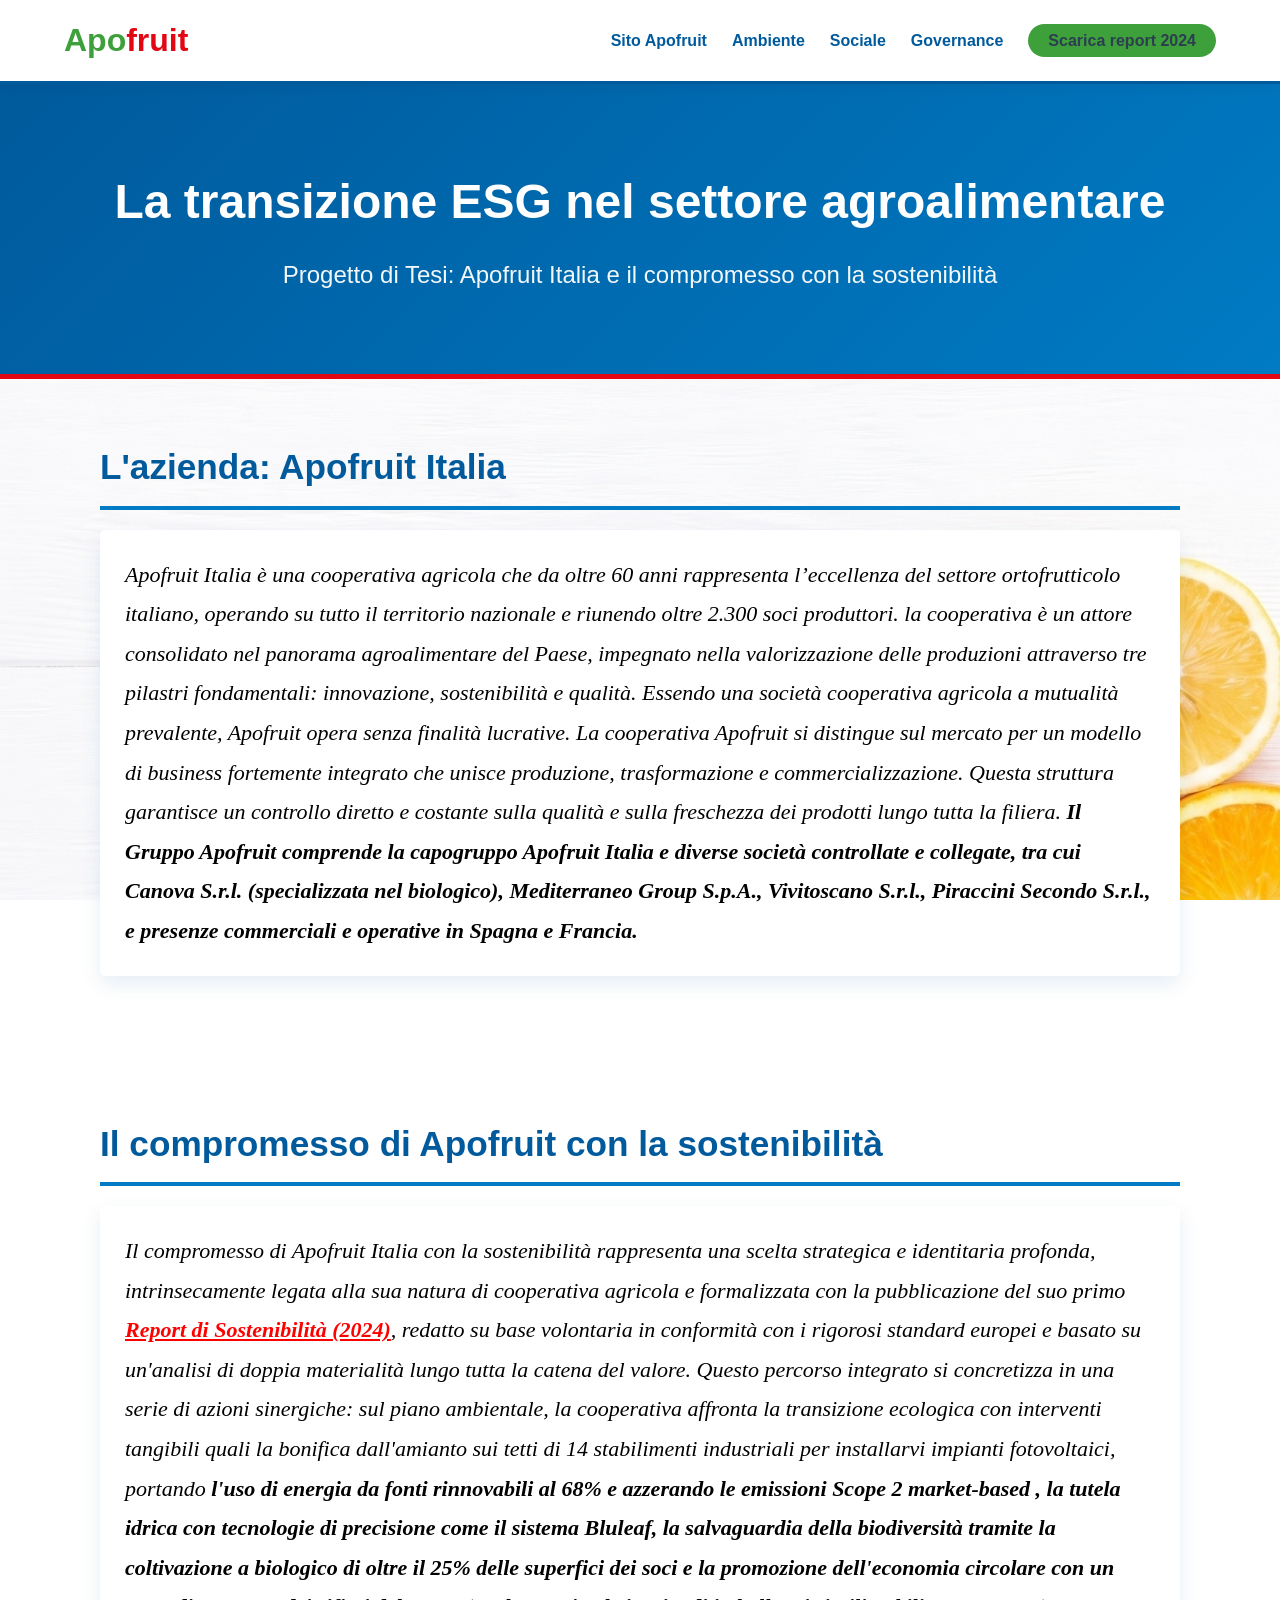
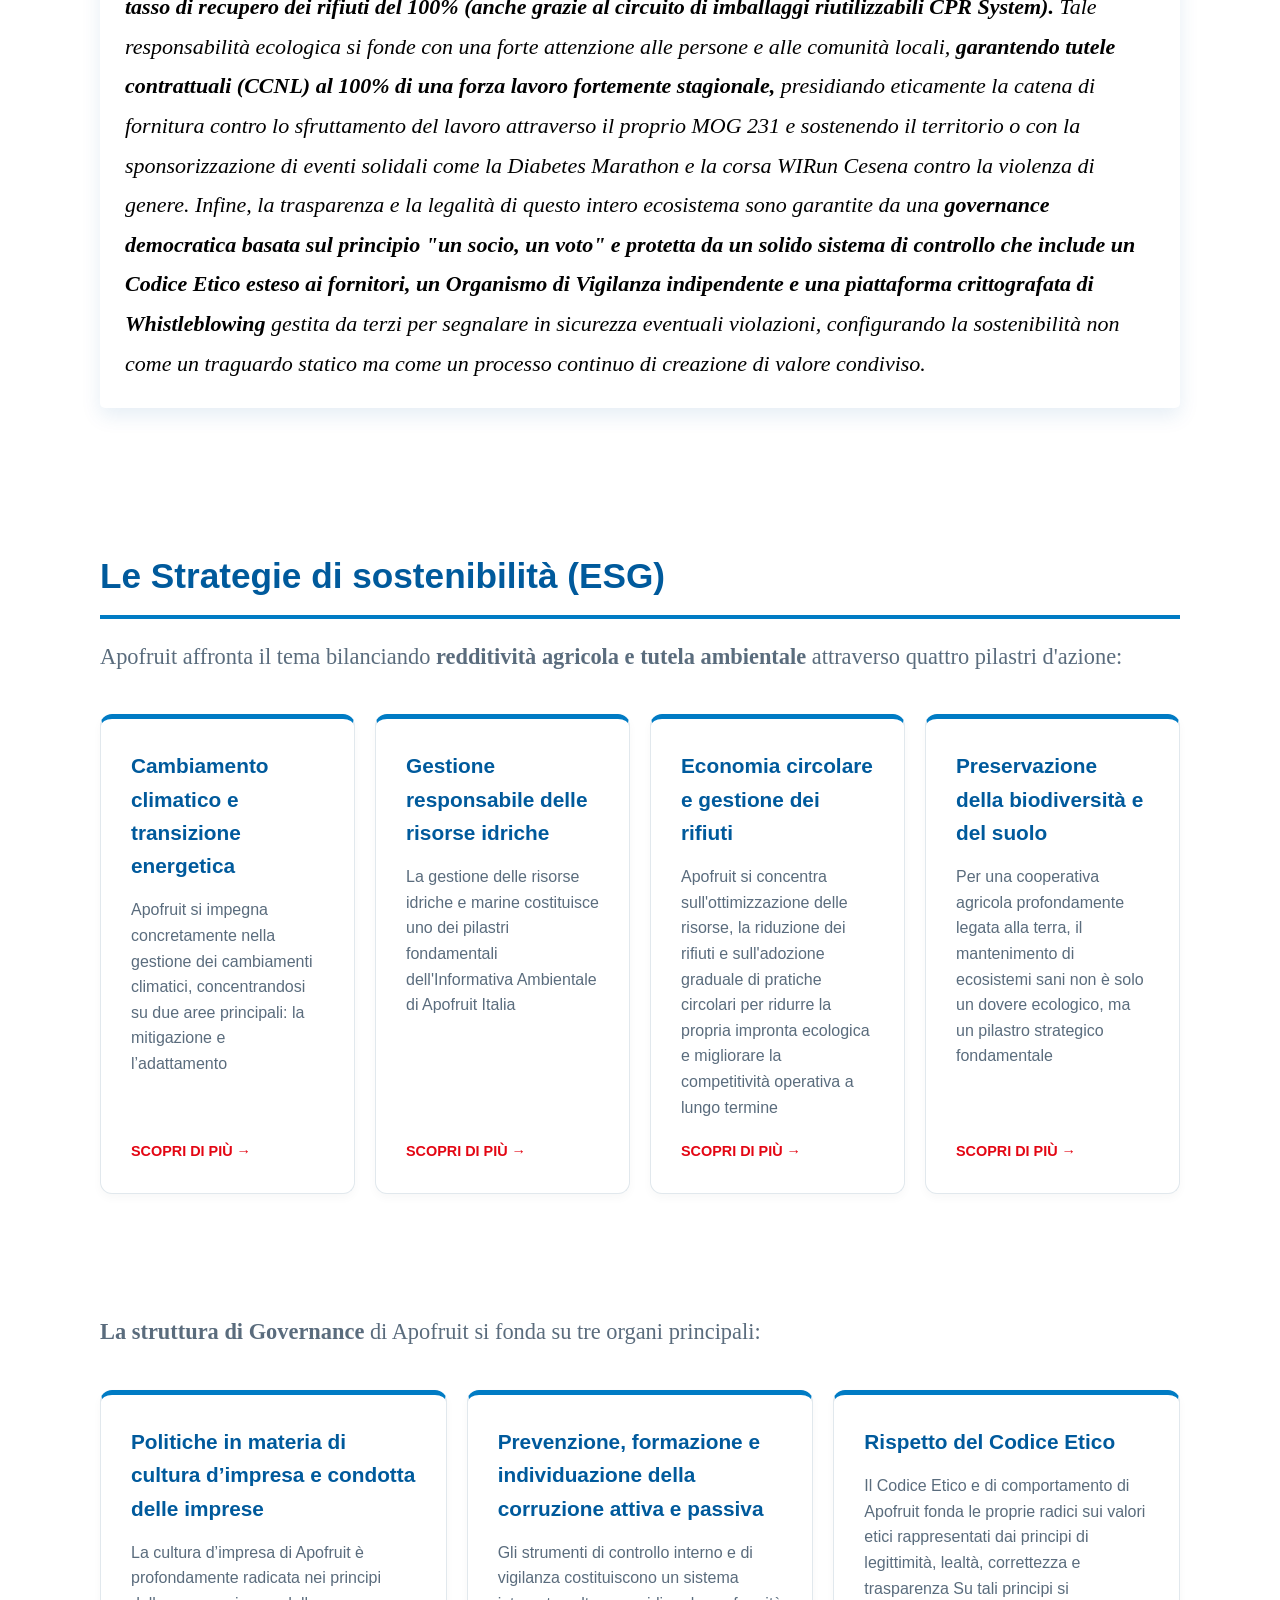
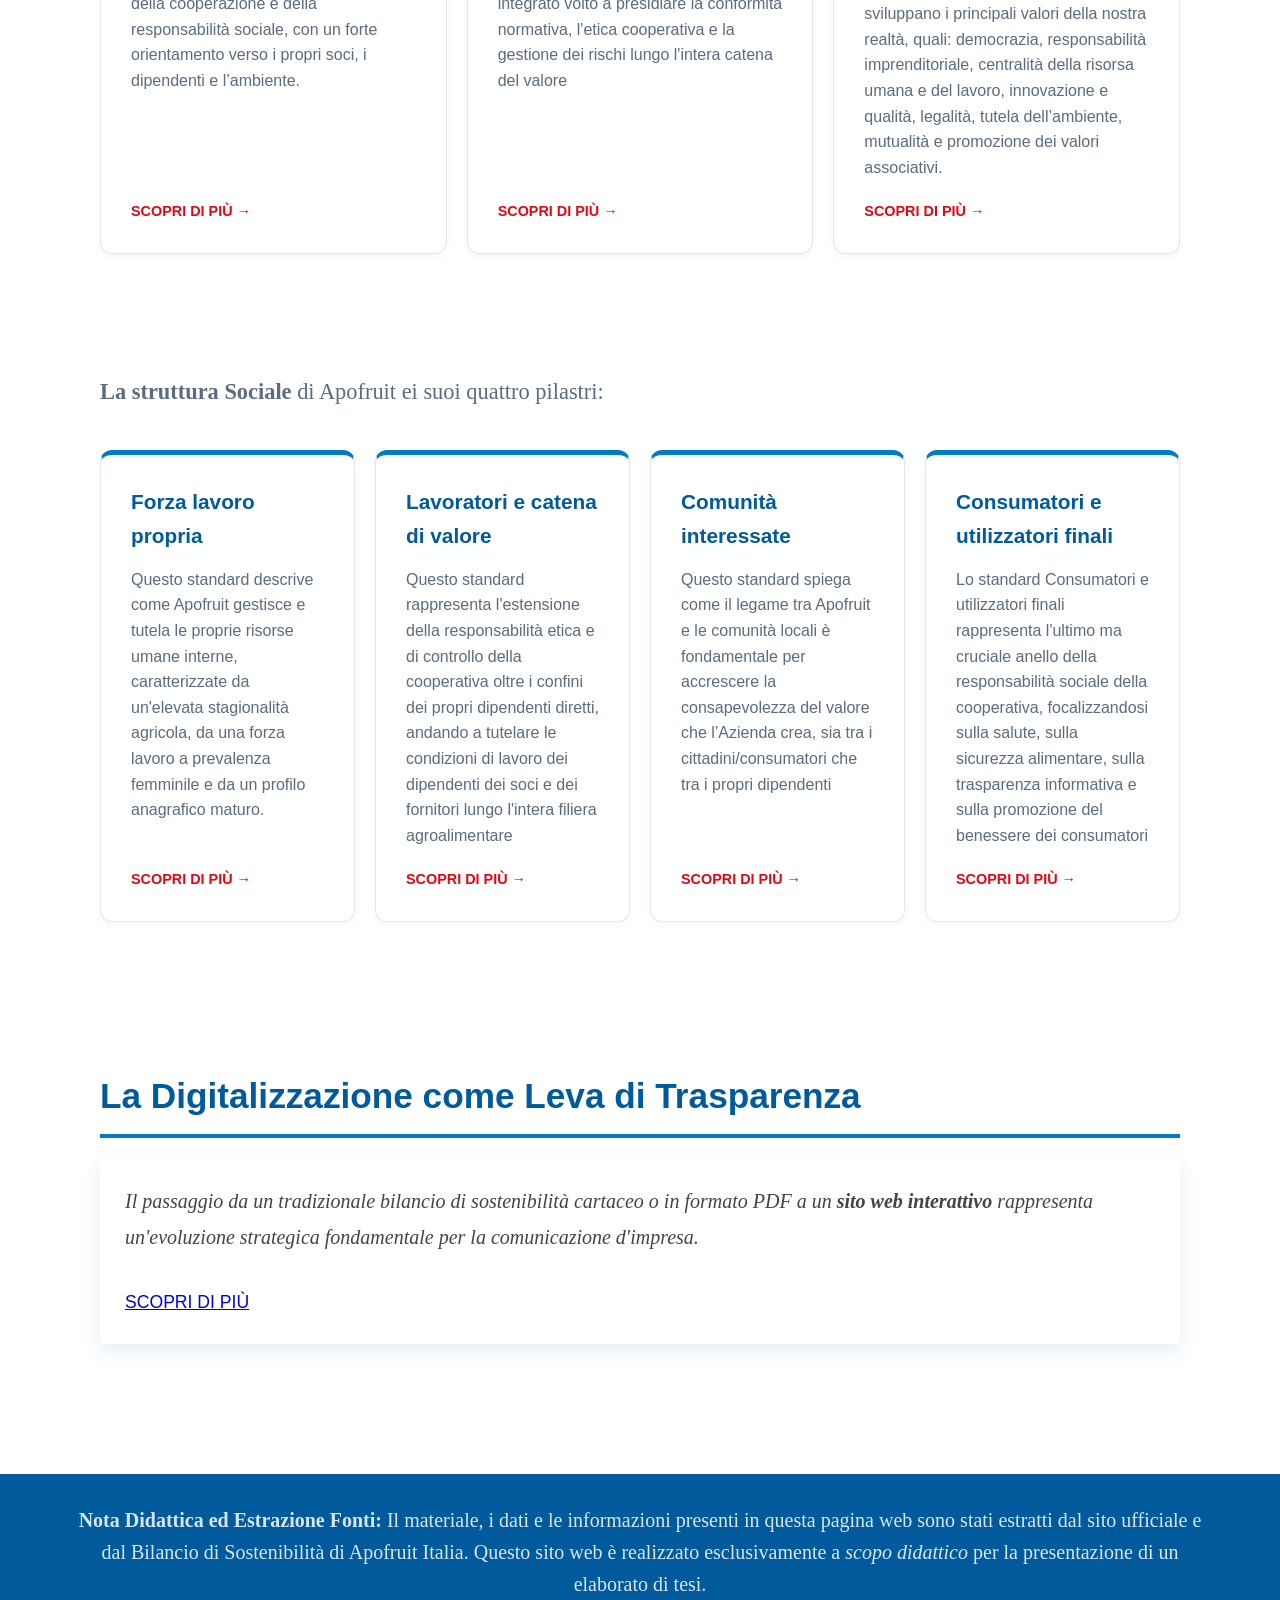
<file: index.html>
<!DOCTYPE html>
<html lang="it">
<head>
    <meta charset="UTF-8">
    <meta name="viewport" content="width=device-width, initial-scale=1.0"> <!-- Rende il sito responsive -->
    <title>Apofruit - Progetto di Tesi</title>
    <link rel="icon" href="img/icon.jpg" type="image/jpg">
    <!-- Collegamento al file CSS per separare stile e struttura -->
    <link rel="stylesheet" href="style.css">
    
</head>
<!-- Corpo del sito -->
<body>

    <!-- Barra orizzontale in alto -->
    <nav class="navbar">
        <!-- Logo Apofruit -->
        <div class="logo-container">
            <a href="https://www.apofruit.it/" target="_blank" class="logo">Apo<span>fruit</span></a> <!-- testo contenuto in contenitori span per poter applicare colore i 2 colori di Apofruit -->
        </div>
        
        <!-- Link di navigazione presentati con liste-->
        <ul class="nav-links">
            <li><a href="https://www.apofruit.it/" target="_blank">Sito Apofruit</a></li> <!-- apre il sito di Apofruit in un nuovo tag -->
            <li><a href="#ambiente">Ambiente</a></li> <!-- collegamento a sezione ambiente tramite id-->
            <li><a href="#sociale">Sociale</a></li> <!-- collegamento a sezione sociale tramite id-->
            <li><a href="#governance">Governance</a></li><!-- collegamento a sezione governance tramite id-->
            <li><a href="doc/Report2024.pdf" target="_blank" class="download-btn">Scarica report 2024</a></li>
        </ul>
    </nav>

    <!-- Intestazione del sito -->
    <header class="hero"> <!-- viene applicata la classe css hero -->
        <!--Titolo tesi -->
        <h1>La transizione ESG nel settore agroalimentare</h1>
        <!--Sottotitolo tesi -->
        <h2>Progetto di Tesi: Apofruit Italia e il compromesso con la sostenibilità</h2>
    </header>

    <!-- Contenitore principale per le sezioni -->
    <main class="container">
        
        <!--Sezione: L'azienda: Apofruit Italia -->
        <section id="azienda" class="content-section"> <!-- viene creata la sezione azienda e applica la classe css content-section -->
            <h2 class="section-title">L'azienda: Apofruit Italia</h2> <!-- titolo h2 a cui viene applicata la classe css section-title -->
            <div class="text-box"> <!-- contenitore a cui viene applicata la classe css text-box -->
                <p class="p">Apofruit Italia è una cooperativa agricola che da oltre 60 anni rappresenta l’eccellenza del settore ortofrutticolo italiano, operando su tutto il territorio nazionale e riunendo oltre 
                   2.300 soci produttori. la cooperativa è un attore consolidato nel panorama agroalimentare del Paese, impegnato nella valorizzazione delle produzioni attraverso tre pilastri fondamentali: innovazione,
                   sostenibilità e qualità. Essendo una società cooperativa agricola a mutualità prevalente, Apofruit opera senza finalità lucrative. La cooperativa Apofruit si distingue sul mercato per un modello di 
                   business fortemente integrato che unisce produzione, trasformazione e commercializzazione. Questa struttura garantisce un controllo diretto e costante sulla qualità e sulla freschezza dei prodotti 
                   lungo tutta la filiera. <strong>Il Gruppo Apofruit comprende la capogruppo Apofruit Italia e diverse società controllate e collegate, tra cui Canova S.r.l. (specializzata nel biologico), Mediterraneo Group S.p.A.,
                   Vivitoscano S.r.l., Piraccini Secondo S.r.l., e presenze commerciali e operative in Spagna e Francia.</strong></p>
 
            </div>
        </section>

        <!--Sezione: Il compromesso di Apofruit con la sostenibilità, con alcuni filtri di style applicati direttamente sul codice HTML -->
        <section id="compromesso" class="content-section">
            <h2 class="section-title">Il compromesso di Apofruit con la sostenibilità</h2>
           
            <div class="text-box">
                <p class="p">Il compromesso di Apofruit Italia con la sostenibilità rappresenta una scelta strategica e identitaria profonda, intrinsecamente legata alla sua natura di cooperativa agricola e formalizzata 
                   con la pubblicazione del suo primo <strong><a href="doc/Report2024.pdf" target="_blank" style="color: red;"> Report di Sostenibilità (2024)</a></strong>, redatto su base volontaria in conformità con i rigorosi standard europei e basato su un'analisi di doppia materialità lungo 
                   tutta la catena del valore. Questo percorso integrato si concretizza in una serie di azioni sinergiche: sul piano ambientale, la cooperativa affronta la transizione ecologica con interventi 
                   tangibili quali la bonifica dall'amianto sui tetti di 14 stabilimenti industriali per installarvi impianti fotovoltaici, portando <strong>l'uso di energia da fonti rinnovabili al 68% e azzerando le 
                   emissioni Scope 2 market-based , la tutela idrica con tecnologie di precisione come il sistema Bluleaf, la salvaguardia della biodiversità tramite la coltivazione a biologico di oltre il 25% 
                   delle superfici dei soci e la promozione dell'economia circolare con un tasso di recupero dei rifiuti del 100% (anche grazie al circuito di imballaggi riutilizzabili CPR System). </strong>
                   Tale responsabilità ecologica si fonde con una forte attenzione alle persone e alle comunità locali, <strong>garantendo tutele contrattuali (CCNL) al 100% di una forza lavoro fortemente stagionale, 
                   </strong> presidiando eticamente la catena di fornitura contro lo sfruttamento del lavoro attraverso il proprio MOG 231 e sostenendo il territorio o con la sponsorizzazione di eventi solidali come la
                   Diabetes Marathon e la corsa WIRun Cesena contro la violenza di genere. Infine, la trasparenza e la legalità di questo intero ecosistema sono garantite da una <strong>governance democratica basata sul 
                   principio "un socio, un voto" e protetta da un solido sistema di controllo che include un Codice Etico esteso ai fornitori, un Organismo di Vigilanza indipendente e una piattaforma crittografata 
                   di Whistleblowing</strong> gestita da terzi per segnalare in sicurezza eventuali violazioni, configurando la sostenibilità non come un traguardo statico ma come un processo continuo di creazione di valore
                   condiviso.</p>
            </div>
        </section>

        <!-- Titolo: Le Strategie di sostenibilità (ESG) -->
        <section id="ambiente" class="content-section">
            <h2 class="section-title">Le Strategie di sostenibilità (ESG)</h2>
            <!--Sottotitolo -->
            <h3 class="section-subtitle">Apofruit affronta il tema bilanciando <b>redditività agricola e tutela ambientale</b> attraverso quattro pilastri d'azione:</h3>
            
            <!--Sezione con 4 card (Ambiente) -->
            <div class="card-grid">
                <!-- Ogni card è un link che si apre in una nuova pagina-->
                <a href="mitigazione_climatica.html" target="_blank" class="card">
                    <h4>Cambiamento climatico e transizione energetica</h4>
                    <p class="card-text">Apofruit si impegna concretamente nella gestione dei cambiamenti climatici, concentrandosi su due aree principali: la mitigazione e l’adattamento</p>
                    <span class="read-more">Scopri di più &rarr;</span>
                </a>
                <a href="risorse_idriche.html" target="_blank" class="card">
                    <h4>Gestione responsabile delle risorse idriche</h4>
                    <p class="card-text">La gestione delle risorse idriche e marine costituisce uno dei pilastri fondamentali dell'Informativa Ambientale di Apofruit Italia</p>
                    <span class="read-more">Scopri di più &rarr;</span>
                </a>
                <a href="economia_circolare.html" target="_blank" class="card">
                    <h4>Economia circolare e gestione dei rifiuti</h4>
                    <p class="card-text">Apofruit si concentra sull'ottimizzazione delle risorse, la riduzione dei rifiuti e sull'adozione graduale di pratiche circolari per ridurre la propria impronta 
                        ecologica e migliorare la competitività operativa a lungo termine</p>
                    <span class="read-more">Scopri di più &rarr;</span>
                </a>
                <a href="biodiversita.html" target="_blank" class="card">
                    <h4>Preservazione della biodiversità e del suolo</h4>
                    <p class="card-text">Per una cooperativa agricola profondamente legata alla terra, il mantenimento di ecosistemi sani non è solo un dovere ecologico, ma un pilastro strategico fondamentale</p>
                    <span class="read-more">Scopri di più &rarr;</span>
                </a>
            </div>
        </section>

        <!-- Sezione con 3 card (Governance) -->
        <section id="governance" class="content-section">
         
            <h3 class="section-subtitle"><b>La struttura di Governance</b> di Apofruit si fonda su tre organi principali:</h3>
            <div class="card-grid">
                <a href="cultura_impresa.html" target="_blank" class="card">
                    <h4>Politiche in materia di cultura d’impresa e condotta delle imprese</h4>
                    <p class="card-text">La cultura d’impresa di Apofruit è profondamente radicata nei principi della cooperazione e della responsabilità sociale, con un forte orientamento verso 
                        i propri soci, 
                        i dipendenti e l’ambiente. </p>
                    <span class="read-more">Scopri di più &rarr;</span>
                </a>
                <a href="prev_corruzione.html" target="_blank" class="card">
                    <h4>Prevenzione, formazione e individuazione della corruzione attiva e passiva</h4>
                    <p class="card-text">Gli strumenti di controllo interno e di vigilanza costituiscono un sistema integrato volto a presidiare la conformità normativa, l'etica cooperativa e la 
                        gestione dei rischi lungo l'intera catena del valore</p>
                    <span class="read-more">Scopri di più &rarr;</span>
                </a>
                <a href="cod_etico.html" target="_blank" class="card">
                    <h4>Rispetto del Codice Etico</h4>
                    <p class="card-text">Il Codice Etico e di comportamento di Apofruit fonda le proprie radici sui valori etici rappresentati dai principi di legittimità, lealtà, correttezza e trasparenza
                        Su tali principi si sviluppano i principali valori della nostra realtà, quali: democrazia, responsabilità imprenditoriale, centralità della risorsa umana e del lavoro, innovazione e
                        qualità, legalità, tutela dell’ambiente, mutualità e promozione dei valori associativi.</p>
                    <span class="read-more">Scopri di più &rarr;</span>
                </a>
            </div>
        </section>

        <!-- Sezione con 4 card (Sociale) -->
        <section id="sociale" class="content-section" >
            <h3 class="section-subtitle"><b>La struttura Sociale</b> di Apofruit ei suoi quattro pilastri:</h3>
            <div class="card-grid">
                <a href="forza_lavoro.html" target="_blank" class="card">
                    <h4>Forza lavoro propria</h4>
                    <p class="card-text">Questo standard descrive come Apofruit gestisce e tutela le proprie risorse umane interne, caratterizzate da un'elevata stagionalità agricola, da una forza
                       lavoro a prevalenza femminile e da un profilo anagrafico maturo.</p>
                    <span class="read-more">Scopri di più &rarr;</span>
                </a>
                <a href="lavoratori_catena.html" target="_blank" class="card">
                    <h4>Lavoratori e catena di valore</h4>
                    <p class="card-text">Questo standard rappresenta l'estensione della responsabilità etica e di controllo della cooperativa oltre i confini dei propri dipendenti diretti, andando a 
                        tutelare le condizioni di lavoro dei dipendenti dei soci e dei fornitori lungo l'intera filiera agroalimentare</p>
                    <span class="read-more">Scopri di più &rarr;</span>
                </a>
                <a href="comunita.html" target="_blank" class="card">
                    <h4>Comunità interessate</h4>
                    <p class="card-text">Questo standard spiega come il legame tra Apofruit e le comunità locali è fondamentale per accrescere la consapevolezza del valore che l’Azienda crea, sia tra i 
                                        cittadini/consumatori che tra i propri dipendenti</p>
                    <span class="read-more">Scopri di più &rarr;</span>
                </a>
                <a href="consumatori.html" target="_blank" class="card">
                    <h4>Consumatori e utilizzatori finali</h4>
                    <p class="card-text">Lo standard Consumatori e utilizzatori finali rappresenta l'ultimo ma cruciale anello della responsabilità sociale della cooperativa, focalizzandosi sulla salute, 
                        sulla sicurezza alimentare, sulla trasparenza informativa e sulla promozione del benessere dei consumatori</p>
                    <span class="read-more">Scopri di più &rarr;</span>
                </a>
            </div>
        </section>
            <br>
    <!-- Sezione finale -->
    <section id="compromesso" class="content-section">
        <h2 class="section-title" style="text-align: center;">La Digitalizzazione come Leva di Trasparenza</h2>
           
    <div class="text-box"> <!-- Contenitor a cui viene applicata la classe CSS text-box -->
         <p class="format_stlist">Il passaggio da un tradizionale bilancio di sostenibilità cartaceo o in formato PDF a un <B>sito web interattivo</B> rappresenta un'evoluzione strategica fondamentale per la 
            comunicazione d'impresa. </p><br> <!-- si applica la classe CSS format-stlist a questo paragrafo -->
        <p style="color: #e30613;"><a href="conc_finali.html" target="_blank">SCOPRI DI PIÙ</a></p>
         
   </div>
   </section>            
            
     
          
    </main>

    <!--Piede di pagina (Footer) -->
    <footer class="site-footer"> <!-- viene applicata la classe CSS site-footer-->
       <p><strong>Nota Didattica ed Estrazione Fonti:</strong> Il materiale, i dati e le informazioni presenti in questa pagina web sono stati estratti dal sito ufficiale e dal Bilancio di Sostenibilità 
           di Apofruit Italia. Questo sito web è realizzato esclusivamente a <em>scopo didattico</em> per la presentazione di un elaborato di tesi.</p>
    </footer>

</body>
</html>
</file>
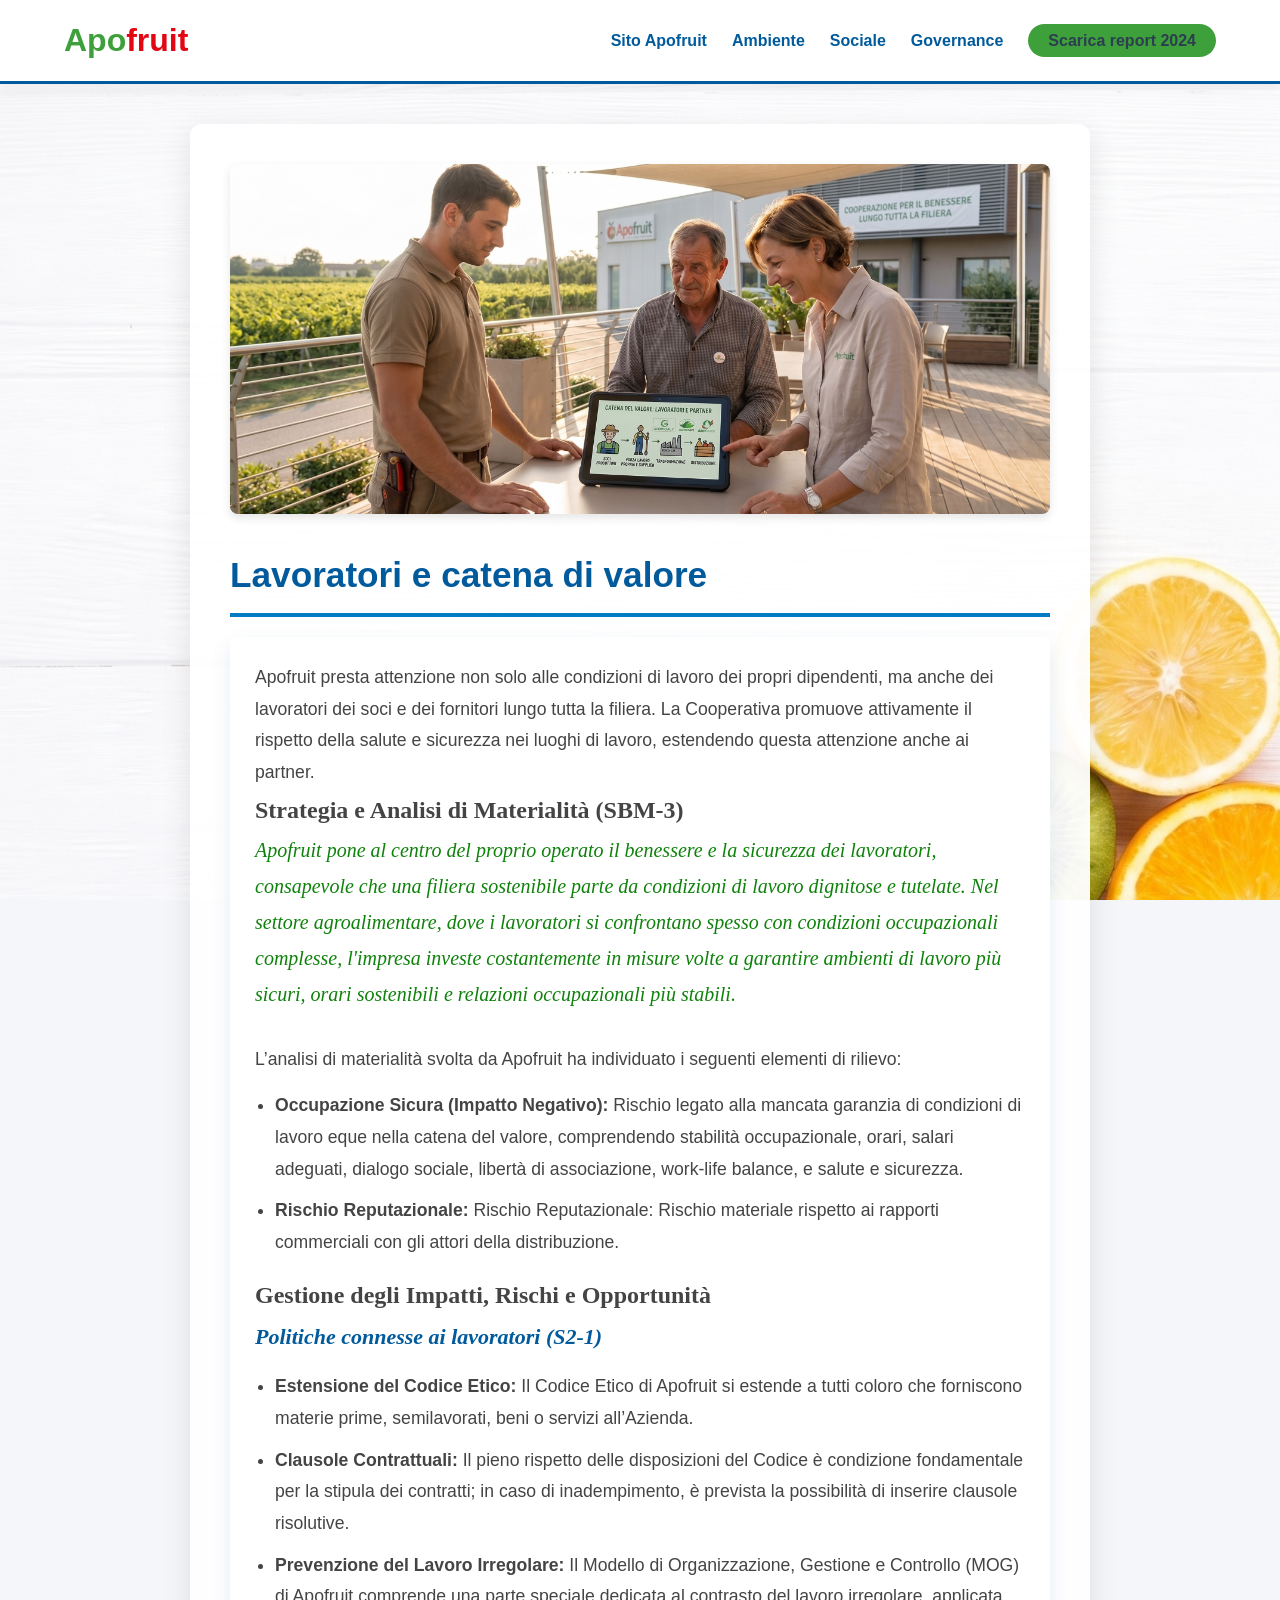
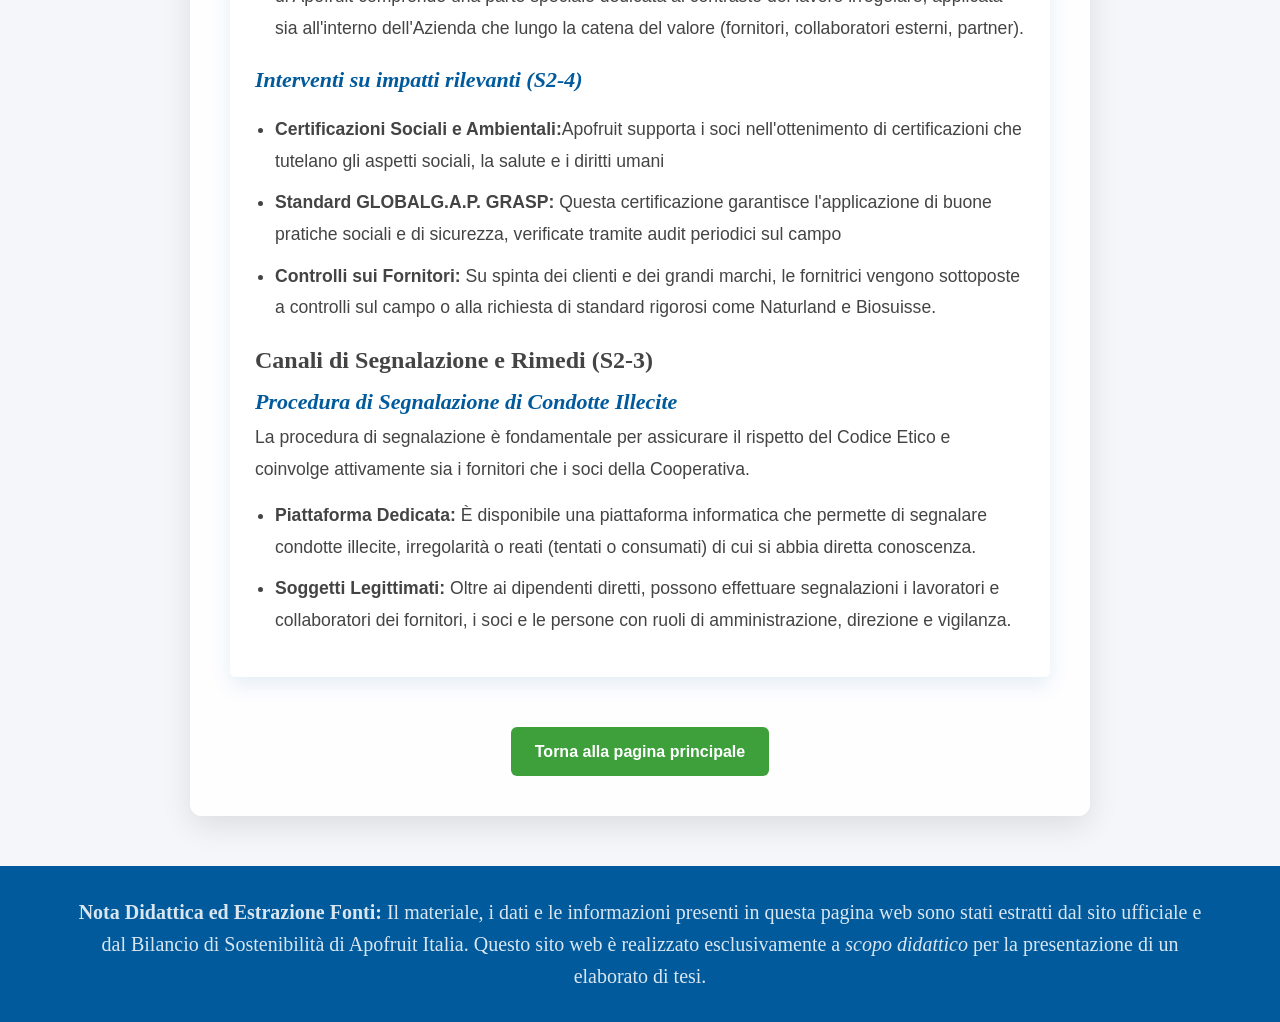
<file: analisi_dettagliata.html>
<!DOCTYPE html>
<html lang="it">
<head>
    <meta charset="UTF-8">
    <meta name="viewport" content="width=device-width, initial-scale=1.0">
    <title>Apofruit - Lavoratori nella Catena</title> 
    <link rel="stylesheet" href="style.css">
</head>
<body class="bg-catena"> 

    <nav class="navbar">
        <div class="logo-container">
        <!-- testo apofruit in colore verde sulla classe logo-container e modificato solo a rosso l'oggetto span per ricreare logo Apofruit -->
            <a href="https://www.apofruit.it/" target="_blank"" class="logo">Apo<span>fruit</span></a> </div> 
        </div>
        <ul class="nav-links">
            <li><a href="https://www.apofruit.it/" target="_blank">Sito Apofruit</a></li>
            <li><a href="index.html#ambiente">Ambiente</a></li>
            <li><a href="index.html#sociale">Sociale</a></li>
            <li><a href="index.html#governance">Governance</a></li>
            <li><a href="doc/Report2024.pdf" class="download-btn">Scarica report 2024</a></li>
        </ul>
    </nav>

    <main class="container">
        <section class="subpage-content">
            <img src="img/lavoratori.jpg" alt="Sostenibilità Apofruit" style="width:100%; max-height:350px; object-fit:cover; border-radius:8px; margin-bottom: 25px; box-shadow: 0 4px 10px rgba(0,0,0,0.1);">
            <h2 class="section-title">Lavoratori e catena di valore</h2>
<div class="text-box">
    <p>Apofruit presta attenzione non solo alle condizioni di lavoro dei propri dipendenti, ma anche dei lavoratori dei soci e dei fornitori lungo tutta la filiera. La Cooperativa promuove 
        attivamente il rispetto della salute e sicurezza nei luoghi di lavoro, estendendo questa attenzione anche ai partner.</p>
    <p class="format_tematit">Strategia e Analisi di Materialità (SBM-3)</p>
    <p class="paragspec">Apofruit pone al centro del proprio operato il benessere e la sicurezza dei lavoratori, consapevole che una filiera sostenibile parte da condizioni di lavoro dignitose e tutelate. 
        Nel settore agroalimentare, dove i lavoratori si confrontano spesso con condizioni occupazionali complesse, l'impresa investe costantemente in misure volte a garantire ambienti di lavoro più sicuri, 
        orari sostenibili e relazioni occupazionali più stabili.</p>
<br>
    <p>L’analisi di materialità svolta da Apofruit ha individuato i seguenti elementi di rilievo:</p>
    <ul>
        <li><strong>Occupazione Sicura (Impatto Negativo):</strong> Rischio legato alla mancata garanzia di condizioni di lavoro eque nella catena del valore, comprendendo stabilità occupazionale, 
            orari, salari adeguati, dialogo sociale, libertà di associazione, work-life balance, e salute e sicurezza. </li>
        <li><strong>Rischio Reputazionale:</strong> Rischio Reputazionale: Rischio materiale rispetto ai rapporti commerciali con gli attori della distribuzione.</li>
    </ul>
    
     <p class="format_tematit">Gestione degli Impatti, Rischi e Opportunità</p>
     <p style="font-family: 'Times New Roman', Times, serif; font-size: 22px; font-style: italic; font-weight: bold; color:#005a9c">Politiche connesse ai lavoratori (S2-1) </p>
     <ul>
        <li><strong>Estensione del Codice Etico:</strong> Il Codice Etico di Apofruit si estende a tutti coloro che forniscono materie prime, semilavorati, beni o servizi all’Azienda. </li>
        <li><strong>Clausole Contrattuali:</strong> Il pieno rispetto delle disposizioni del Codice è condizione fondamentale per la stipula dei contratti; in caso di inadempimento, 
            è prevista la possibilità di inserire clausole risolutive.</li>
        <li><strong>Prevenzione del Lavoro Irregolare:</strong> Il Modello di Organizzazione, Gestione e Controllo (MOG) di Apofruit comprende una parte speciale dedicata al 
            contrasto del lavoro irregolare, applicata sia all'interno dell'Azienda che lungo la catena del valore (fornitori, collaboratori esterni, partner).</li>
    </ul>  

    <p style="font-family: 'Times New Roman', Times, serif; font-size: 22px; font-style: italic; font-weight: bold; color:#005a9c">Interventi su impatti rilevanti (S2-4)</p>
     <ul>
        <li><strong>Certificazioni Sociali e Ambientali:</strong>Apofruit supporta i soci nell'ottenimento di certificazioni che tutelano gli aspetti sociali, la salute e i diritti umani</li>
        <li><strong>Standard GLOBALG.A.P. GRASP:</strong> Questa certificazione garantisce l'applicazione di buone pratiche sociali e di sicurezza, verificate tramite audit periodici sul campo </li>
        <li><strong>Controlli sui Fornitori:</strong> Su spinta dei clienti e dei grandi marchi, le fornitrici vengono sottoposte a controlli sul campo o alla richiesta di standard 
            rigorosi come Naturland e Biosuisse.</li>
    </ul>
    
    <p class="format_tematit">Canali di Segnalazione e Rimedi (S2-3)</p>
    <p style="font-family: 'Times New Roman', Times, serif; font-size: 22px; font-style: italic; font-weight: bold; color:#005a9c">Procedura di Segnalazione di Condotte Illecite</p>
    <p>La procedura di segnalazione è fondamentale per assicurare il rispetto del Codice Etico e coinvolge attivamente sia i fornitori che i soci della Cooperativa.</p>
    <ul>
        <li><strong>Piattaforma Dedicata:</strong> È disponibile una piattaforma informatica che permette di segnalare condotte illecite, irregolarità o reati (tentati o consumati) 
            di cui si abbia diretta conoscenza.</li>
        <li><strong>Soggetti Legittimati:</strong> Oltre ai dipendenti diretti, possono effettuare segnalazioni i lavoratori e collaboratori dei fornitori, i soci e le persone con 
            ruoli di amministrazione, direzione e vigilanza.</li>
    </ul>  
  
</div>
<div style="text-align: center; margin-top: 50px;">
        <a href="index.html" class="btn-ritorno" >Torna alla pagina principale</a>
</div> 
        </section>
    </main>

    <footer class="site-footer">
        <p><strong>Nota Didattica ed Estrazione Fonti:</strong> Il materiale, i dati e le informazioni presenti in questa pagina web sono stati estratti dal sito ufficiale e dal Bilancio di Sostenibilità di Apofruit Italia. Questo sito web è realizzato esclusivamente a <em>scopo didattico</em> per la presentazione di un elaborato di tesi.</p>
    </footer>

</body>
</html>
</file>
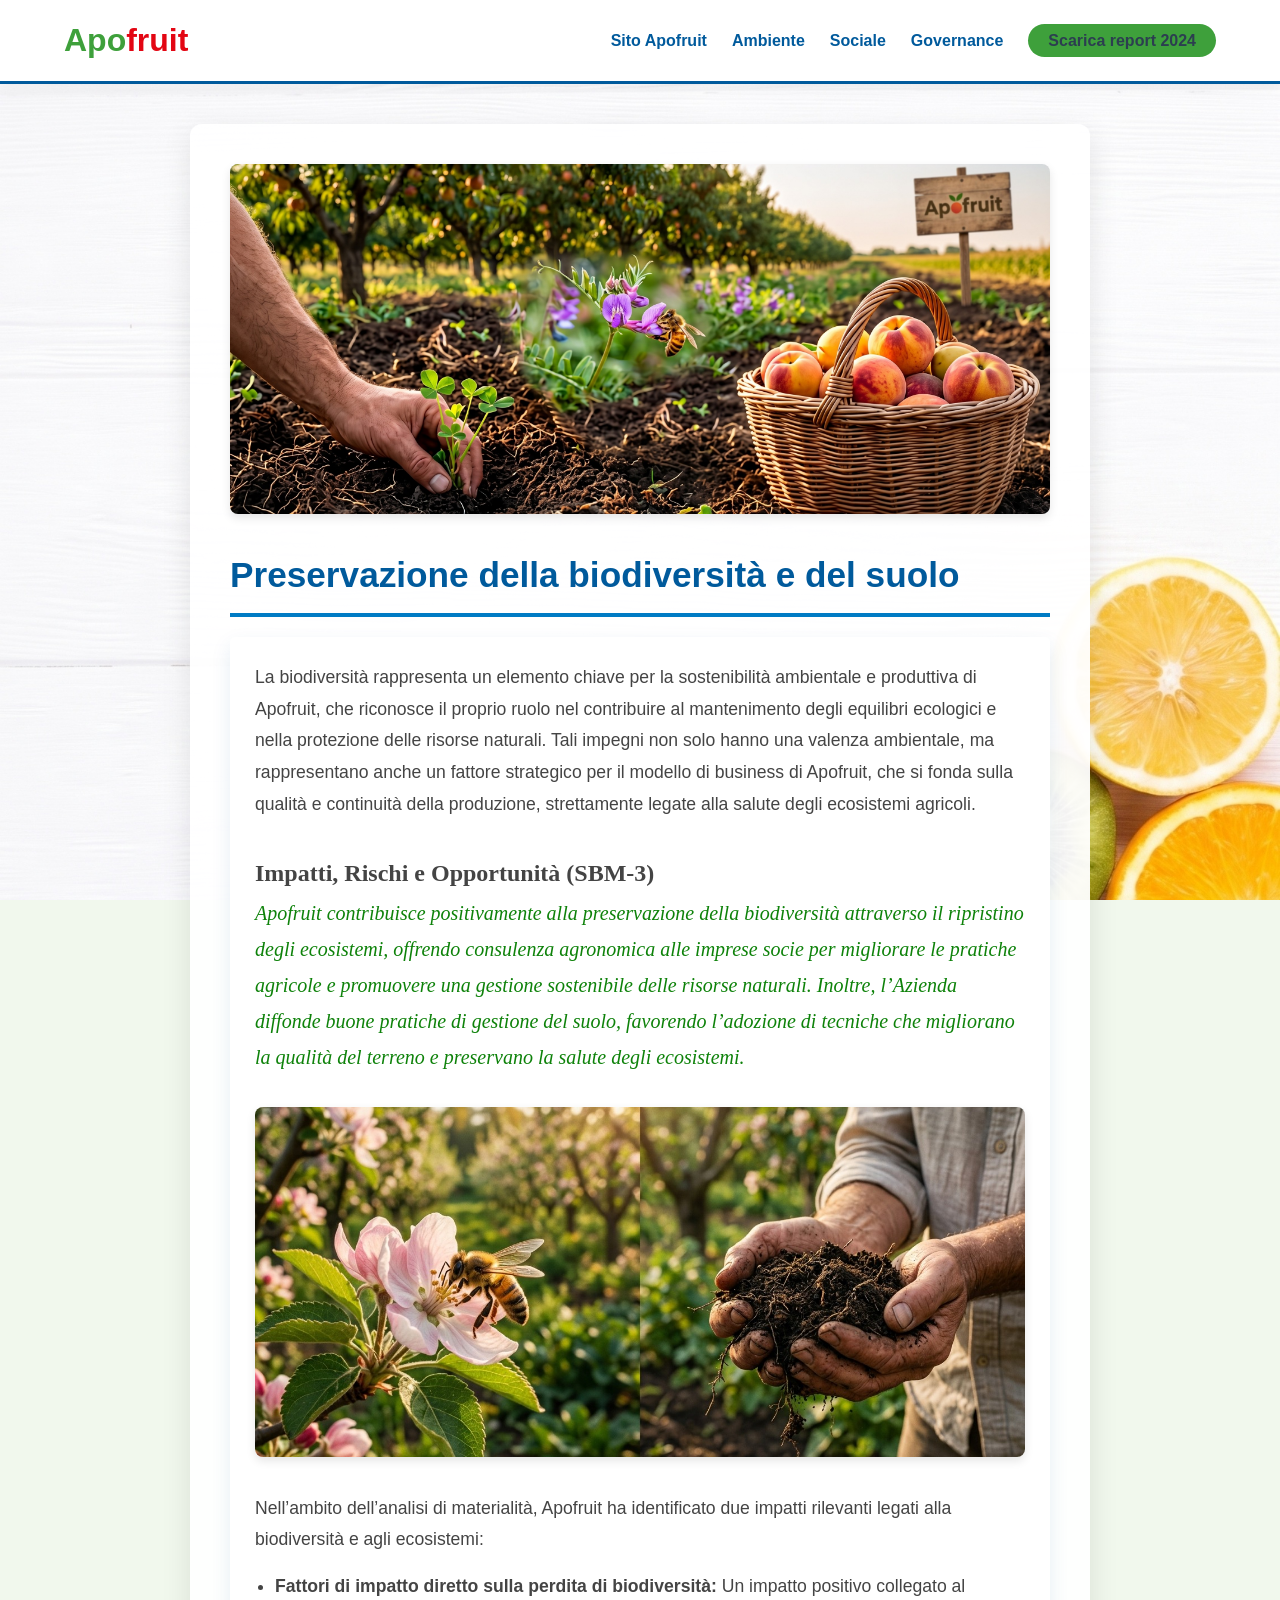
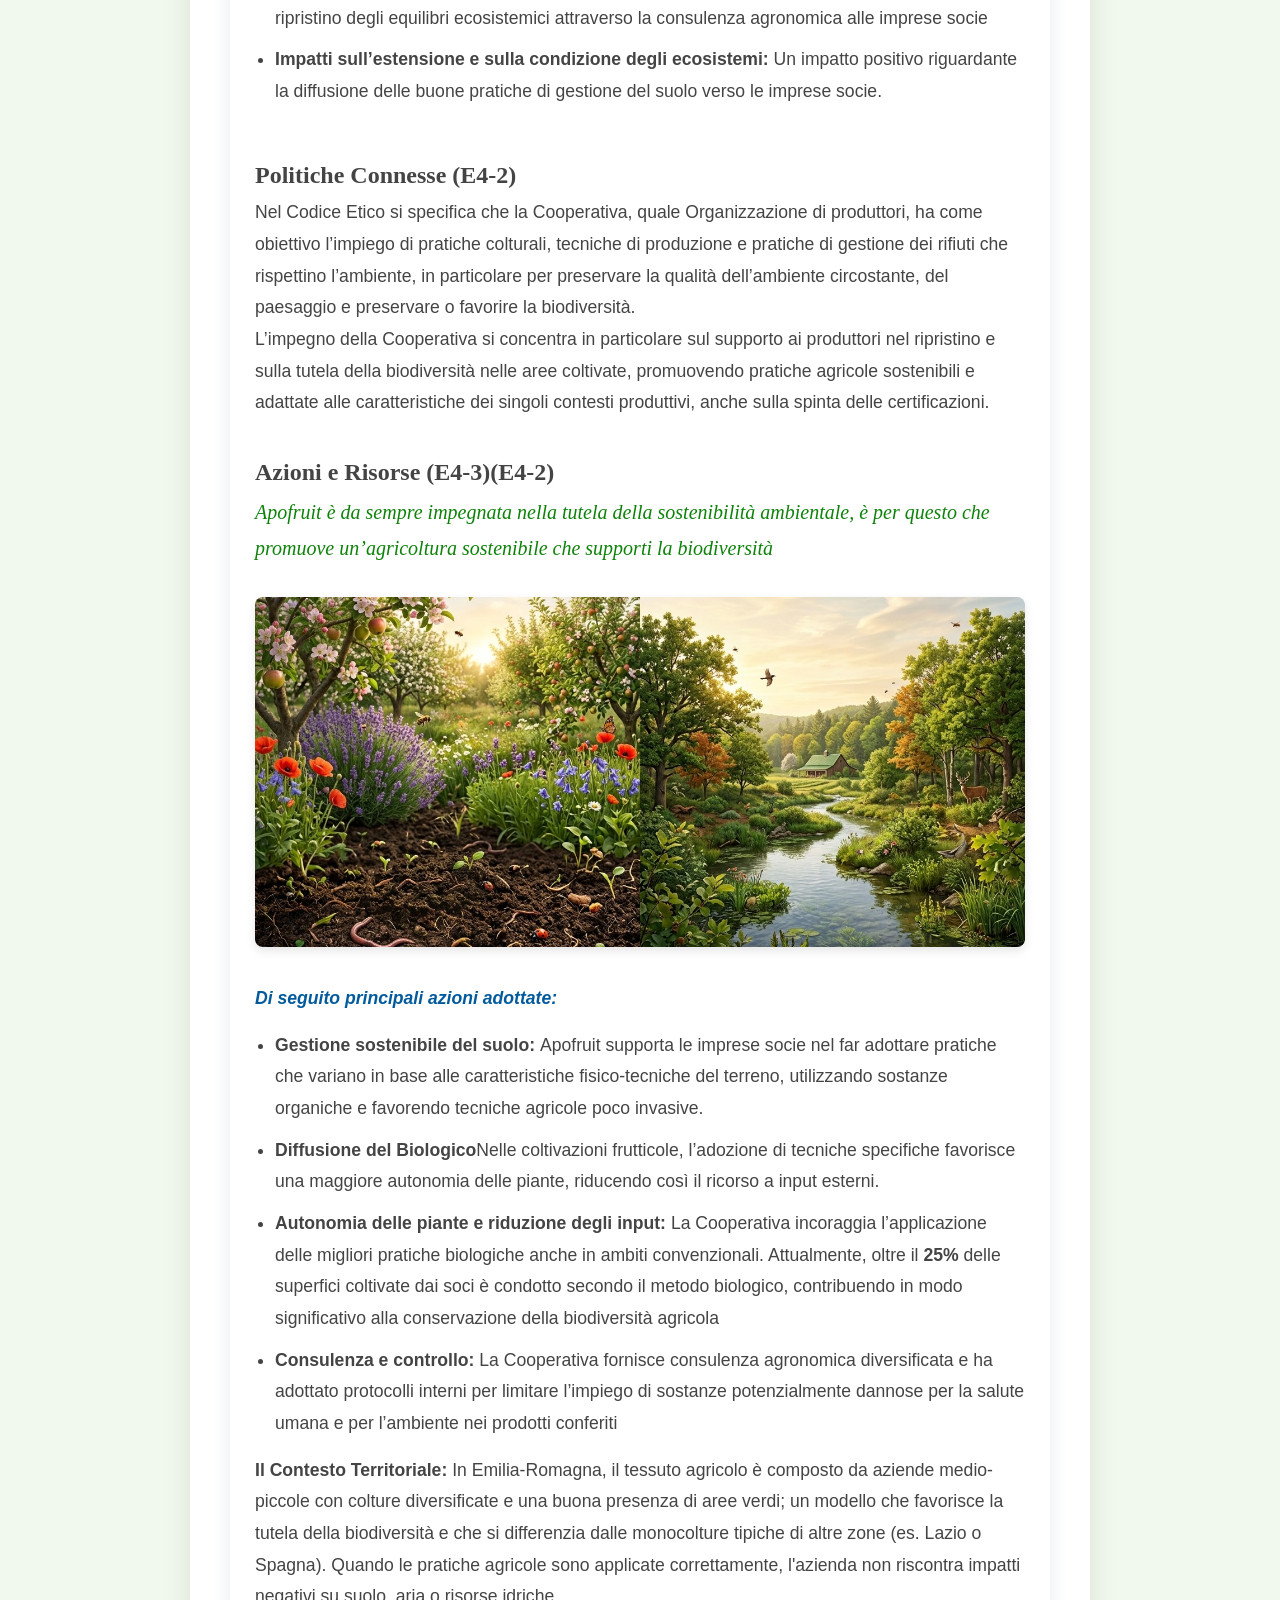
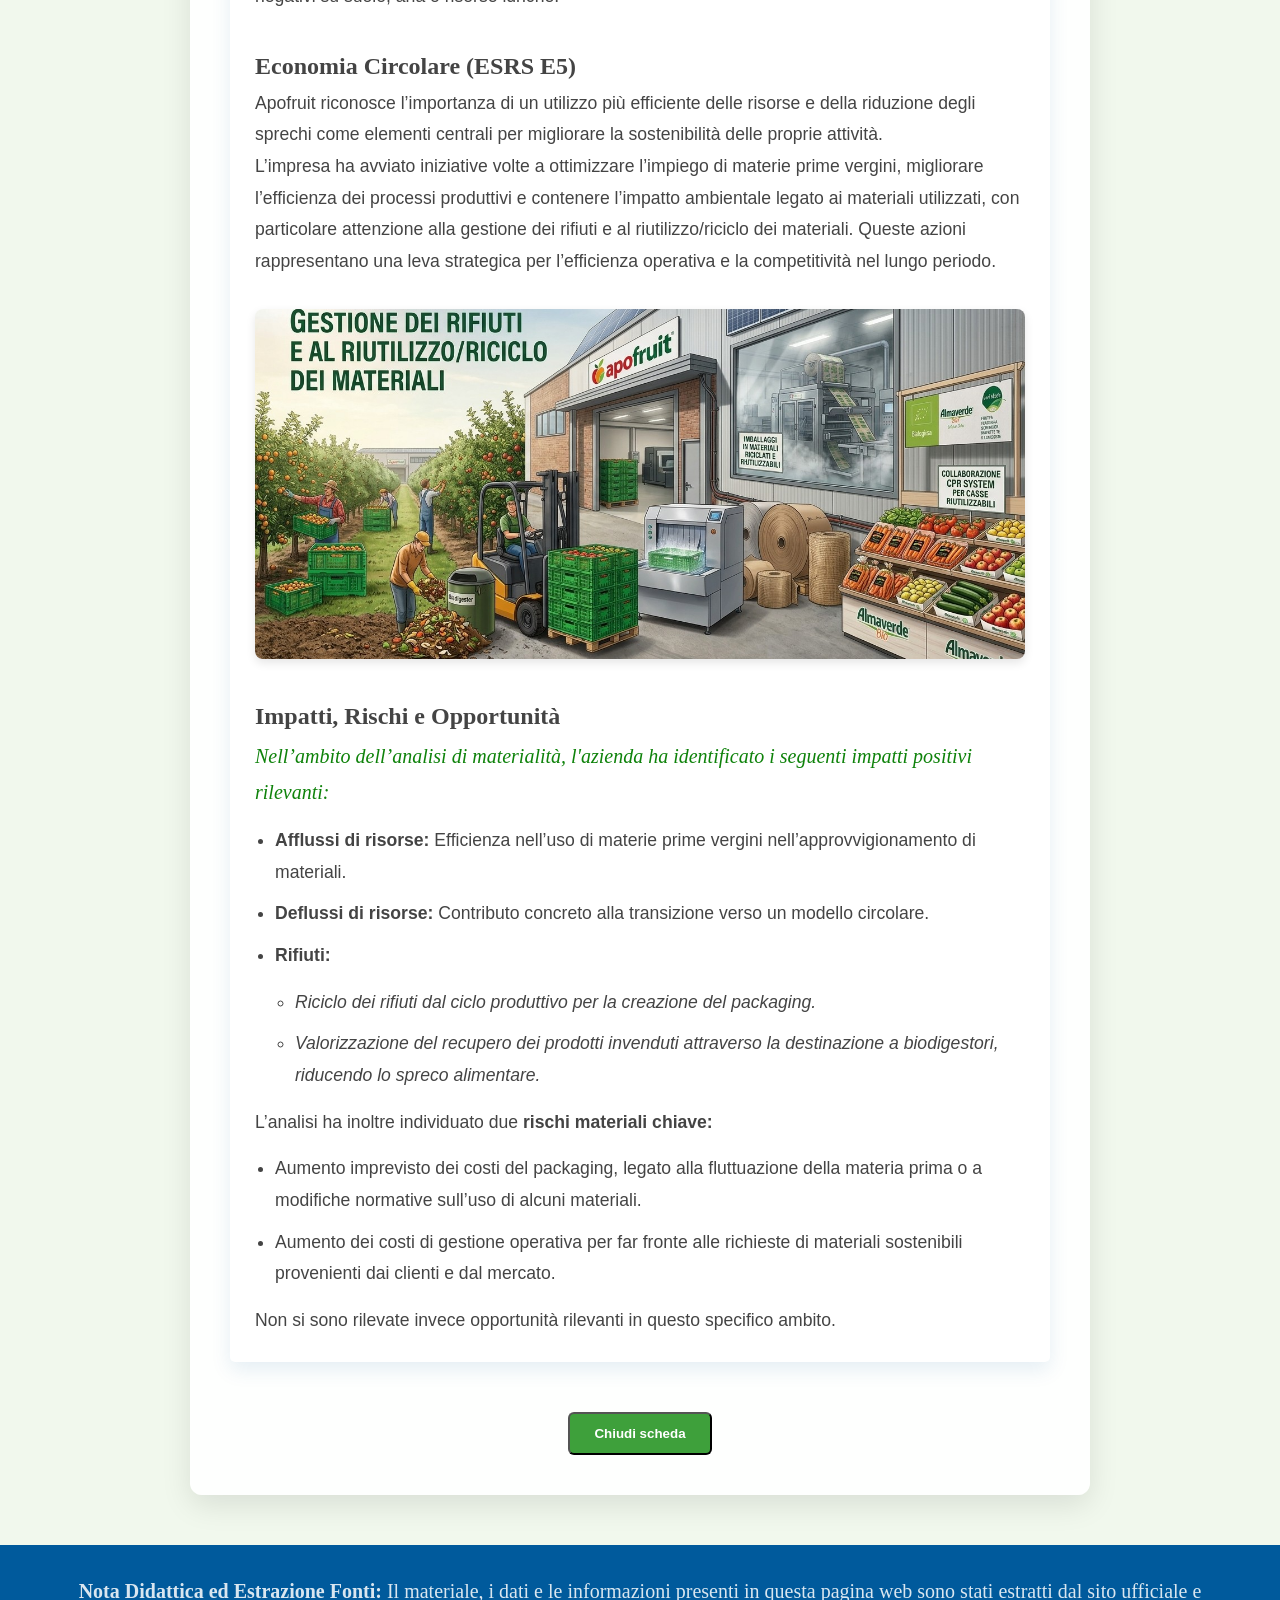
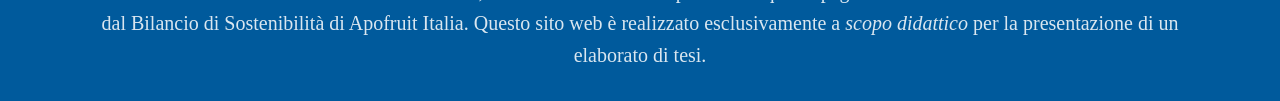
<file: biodiversita.html>
<!DOCTYPE html>
<html lang="it">
<head>
    <meta charset="UTF-8">
    <meta name="viewport" content="width=device-width, initial-scale=1.0">
     <link rel="icon" href="img/icon.jpg" type="image/jpg"> <!-- inserisce un'icona nella pagina -->
    <title>Apofruit - Biodiversità</title> 
    <link rel="stylesheet" href="style.css">
</head>
<body class="bg-biodiversita"> 

    <nav class="navbar">
        <div class="logo-container">
            <a href="index.html" class="logo">Apo<span>fruit</span></a>
        </div>
        <ul class="nav-links">
            <li><a href="https://www.apofruit.it/" targe="_blank">Sito Apofruit</a></li>
            <li><a href="index.html#ambiente">Ambiente</a></li>
            <li><a href="index.html#sociale">Sociale</a></li>
            <li><a href="index.html#governance">Governance</a></li>
            <li><a href="doc/Report2024.pdf" class="download-btn" target="_blank">Scarica report 2024</a></li>
        </ul>
    </nav>
    <!-- conteiner principale con le sezioni della pagina, composta da immagini, paragrafi e liste <ul> e <li>-->
    <main class="container">
        <section class="subpage-content">
            <img src="img/biodiversità.jpg" alt="Sostenibilità Apofruit" style="width:100%; max-height:350px; object-fit:cover; border-radius:8px; margin-bottom: 25px; box-shadow: 0 4px 10px rgba(0,0,0,0.1);">
            <h2 class="section-title">Preservazione della biodiversità e del suolo</h2>
<div class="text-box">
     <p>La biodiversità rappresenta un elemento chiave per la sostenibilità ambientale e produttiva di Apofruit, che riconosce il proprio ruolo nel contribuire al mantenimento degli equilibri ecologici e nella 
       protezione delle risorse naturali. Tali impegni non solo hanno una valenza ambientale, ma rappresentano anche un fattore strategico per il modello di business di Apofruit, che si fonda sulla qualità e 
       continuità della produzione, strettamente legate alla salute degli ecosistemi agricoli.</p>
<br>
       <P class="format_tematit"><strong>Impatti, Rischi e Opportunità (SBM-3)</strong></P>
    <p class="paragspec">Apofruit contribuisce positivamente alla preservazione della biodiversità attraverso il ripristino degli ecosistemi, offrendo consulenza agronomica alle imprese socie per migliorare le pratiche agricole e 
       promuovere una gestione sostenibile delle risorse naturali. Inoltre, l’Azienda diffonde buone pratiche di gestione del suolo, favorendo l’adozione di tecniche che migliorano la qualità del terreno e 
       preservano la salute degli ecosistemi.</p>
<br>
    <img src="img/biodiversità2.jpg" alt="Sostenibilità Apofruit" style="width:100%; max-height:350px; object-fit:cover; border-radius:8px; margin-bottom: 25px; box-shadow: 0 4px 10px rgba(0,0,0,0.1);">
       <p>Nell’ambito dell’analisi di materialità, Apofruit ha identificato due impatti rilevanti legati alla biodiversità e agli ecosistemi:</p>  
    <ul>
        <li><strong>Fattori di impatto diretto sulla perdita di biodiversità:</strong> Un impatto positivo collegato al ripristino degli equilibri ecosistemici attraverso la consulenza agronomica alle imprese socie</li>
        <li><strong>Impatti sull’estensione e sulla condizione degli ecosistemi:</strong> Un impatto positivo riguardante la diffusione delle buone pratiche di gestione del suolo verso le imprese socie.</li>
        
    </ul>
<br>
    <p class="format_tematit"><strong>Politiche Connesse (E4-2)</strong></p>
    <p>Nel Codice Etico si specifica che la Cooperativa, quale Organizzazione di produttori, ha come obiettivo l’impiego di pratiche colturali, tecniche di produzione e pratiche di gestione dei rifiuti che rispettino 
       l’ambiente, in particolare per preservare la qualità dell’ambiente circostante, del paesaggio e preservare o favorire la biodiversità.</p>
    <p>L’impegno della Cooperativa si concentra in particolare sul supporto ai produttori nel ripristino e sulla tutela della biodiversità nelle aree coltivate, promuovendo pratiche agricole sostenibili e adattate 
       alle caratteristiche dei singoli contesti produttivi, anche sulla spinta delle certificazioni.</p>
 <br>
    <p class="format_tematit"><strong>Azioni e Risorse (E4-3)(E4-2)</strong></p>
    <p class="paragspec">Apofruit è da sempre impegnata nella tutela della sostenibilità ambientale, è per questo che promuove un’agricoltura sostenibile che supporti la biodiversità</p>
<br>
    <img src="img/biodiversità3.jpg" alt="Sostenibilità Apofruit" style="width:100%; max-height:350px; object-fit:cover; border-radius:8px; margin-bottom: 25px; box-shadow: 0 4px 10px rgba(0,0,0,0.1);">
    <p style="color: #005a9c"><strong><i>Di seguito principali azioni adottate:</i></strong></p>
    <ul>
        <li><strong>Gestione sostenibile del suolo: </strong>Apofruit supporta le imprese socie nel far adottare pratiche che variano in base alle caratteristiche fisico-tecniche del terreno, utilizzando 
            sostanze organiche e favorendo tecniche agricole poco invasive.</li>
        <li><strong>Diffusione del Biologico</strong>Nelle coltivazioni frutticole, l’adozione di tecniche specifiche favorisce una maggiore autonomia delle piante, riducendo così il ricorso a input esterni.</li>
        <li><strong>Autonomia delle piante e riduzione degli input: </strong>La Cooperativa incoraggia l’applicazione delle migliori pratiche biologiche anche in ambiti convenzionali. Attualmente, 
            oltre il <strong>25%</strong> delle superfici coltivate dai soci è condotto secondo il metodo biologico, contribuendo in modo significativo alla conservazione della biodiversità agricola</li>
        <li><strong>Consulenza e controllo: </strong> La Cooperativa fornisce consulenza agronomica diversificata e ha adottato protocolli interni per limitare l’impiego di sostanze potenzialmente dannose 
            per la salute umana e per l’ambiente nei prodotti conferiti</li>
    </ul>
    <p><strong>Il Contesto Territoriale:</strong> In Emilia-Romagna, il tessuto agricolo è composto da aziende medio-piccole con colture diversificate e una buona presenza di aree verdi; un modello che favorisce la tutela 
       della biodiversità e che si differenzia dalle monocolture tipiche di altre zone (es. Lazio o Spagna). Quando le pratiche agricole sono applicate correttamente, l'azienda non riscontra impatti 
       negativi su suolo, aria o risorse idriche.</p>
<br>
     <p class="format_tematit"><strong>Economia Circolare (ESRS E5)</strong></p>
     <p>Apofruit riconosce l’importanza di un utilizzo più efficiente delle risorse e della riduzione degli sprechi come elementi centrali per migliorare la sostenibilità delle proprie attività.</p>
     <p>L’impresa ha avviato iniziative volte a ottimizzare l’impiego di materie prime vergini, migliorare l’efficienza dei processi produttivi e contenere l’impatto ambientale legato ai materiali utilizzati, con 
        particolare attenzione alla gestione dei rifiuti e al riutilizzo/riciclo dei materiali. Queste azioni rappresentano una leva strategica per l’efficienza operativa e la competitività nel lungo periodo.</p>
<br> 
        <img src="img/biodiversità4.jpg" alt="Sostenibilità Apofruit" style="width:100%; max-height:350px; object-fit:cover; border-radius:8px; margin-bottom: 25px; box-shadow: 0 4px 10px rgba(0,0,0,0.1);">
<br>
    <p class="format_tematit"><strong>Impatti, Rischi e Opportunità</strong></p>
    <p class="paragspec">Nell’ambito dell’analisi di materialità, l'azienda ha identificato i seguenti impatti positivi rilevanti:</p>
    <ul>
        <li><strong>Afflussi di risorse: </strong>Efficienza nell’uso di materie prime vergini nell’approvvigionamento di materiali.</li>
        <li><strong>Deflussi di risorse: </strong>Contributo concreto alla transizione verso un modello circolare.</li>
        <li><strong>Rifiuti:</strong></li>
            <ul>
                <li clas="format_stlist"><i>Riciclo dei rifiuti dal ciclo produttivo per la creazione del packaging.</i></li>
                <li><i>Valorizzazione del recupero dei prodotti invenduti attraverso la destinazione a biodigestori, riducendo lo spreco alimentare.</i></li>
            </ul>
    </ul>
    <p>L’analisi ha inoltre individuato due <strong>rischi materiali chiave:</strong></p>
    <ul>
        <li>Aumento imprevisto dei costi del packaging, legato alla fluttuazione della materia prima o a modifiche normative sull’uso di alcuni materiali.</li>
        <li>Aumento dei costi di gestione operativa per far fronte alle richieste di materiali sostenibili provenienti dai clienti e dal mercato.</li>
    </ul>
    <p>Non si sono rilevate invece opportunità rilevanti in questo specifico ambito.</p>
</div>
<div style="text-align: center; margin-top: 50px;">
        <button onclick="window.close()" class="btn-ritorno">Chiudi scheda</button> <!-- frammeto Javascript per chiudere la pagina attuale mediante un bottone e tormare a quella precede-->
</div> 
        </section>
    </main>

    <footer class="site-footer">
        <p><strong>Nota Didattica ed Estrazione Fonti:</strong> Il materiale, i dati e le informazioni presenti in questa pagina web sono stati estratti dal sito ufficiale e dal Bilancio di Sostenibilità di Apofruit Italia. Questo sito web è realizzato esclusivamente a <em>scopo didattico</em> per la presentazione di un elaborato di tesi.</p>
    </footer>

</body>
</html>
</file>
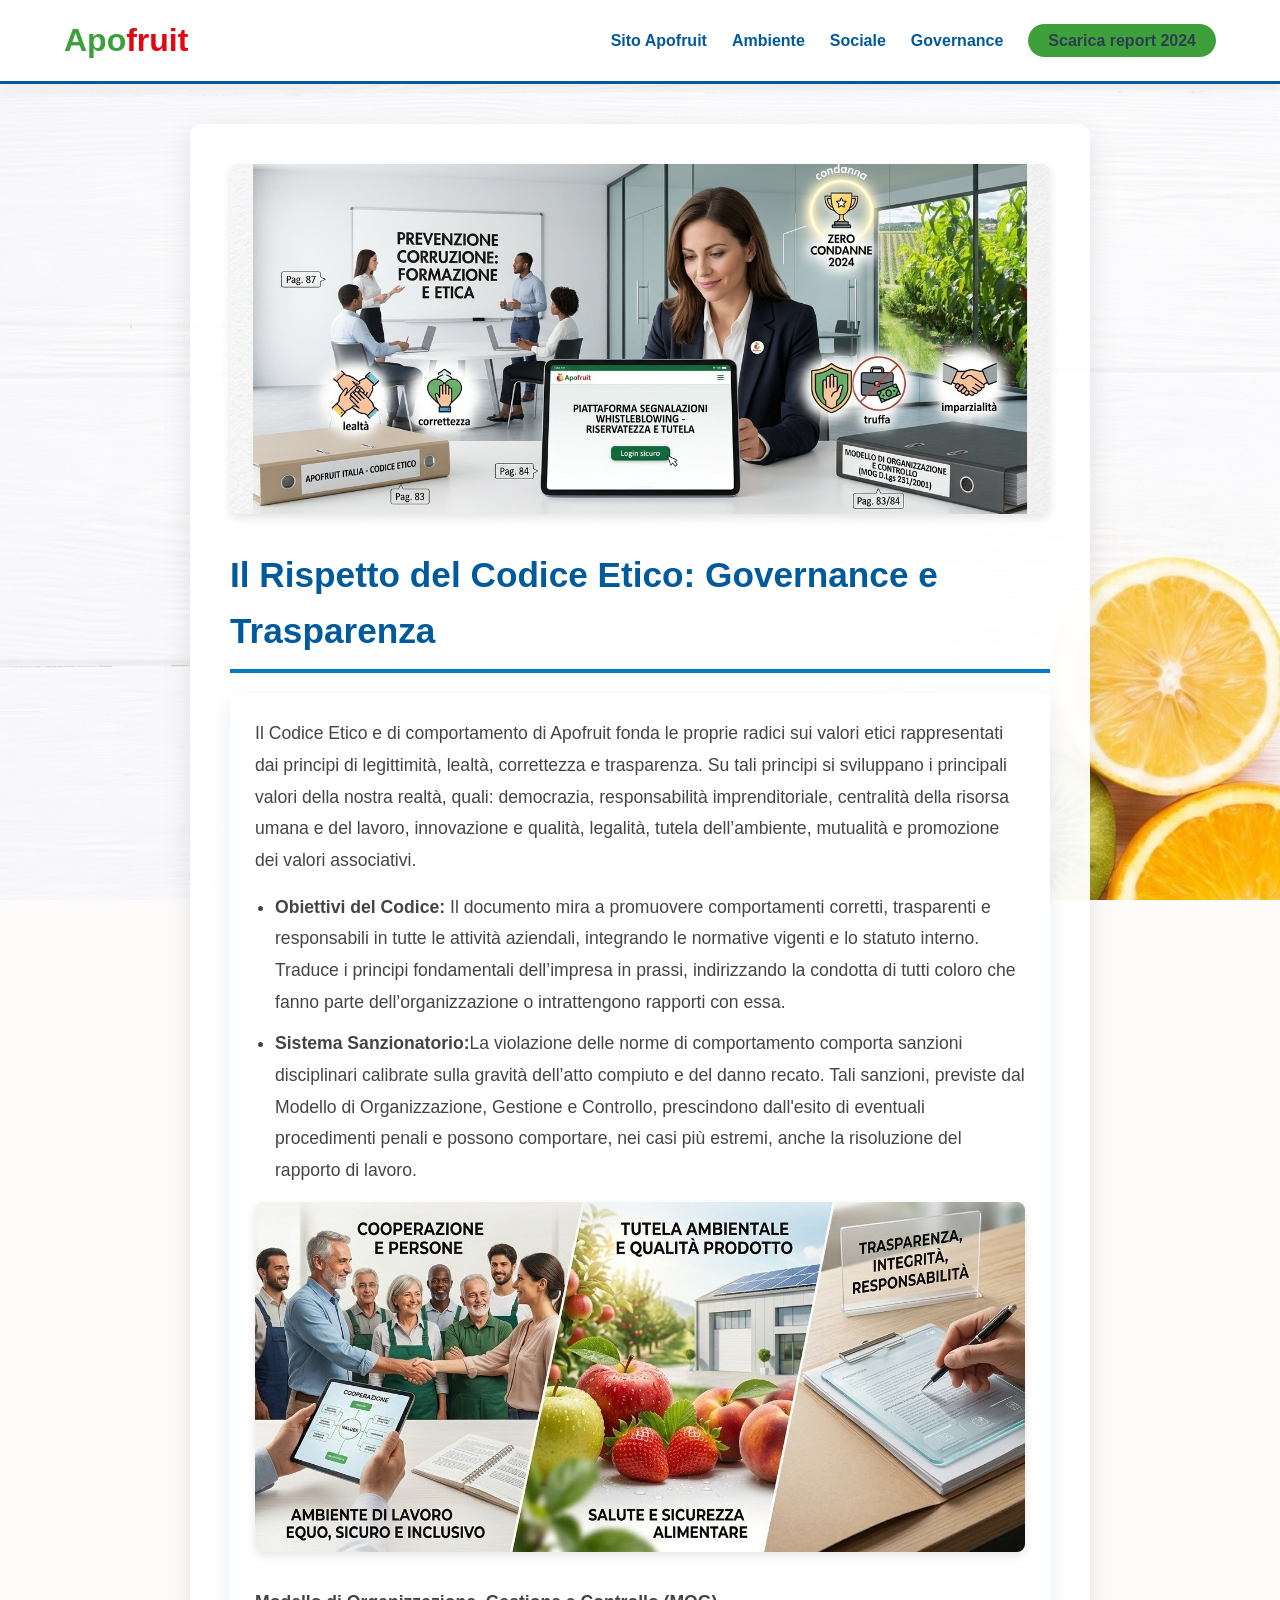
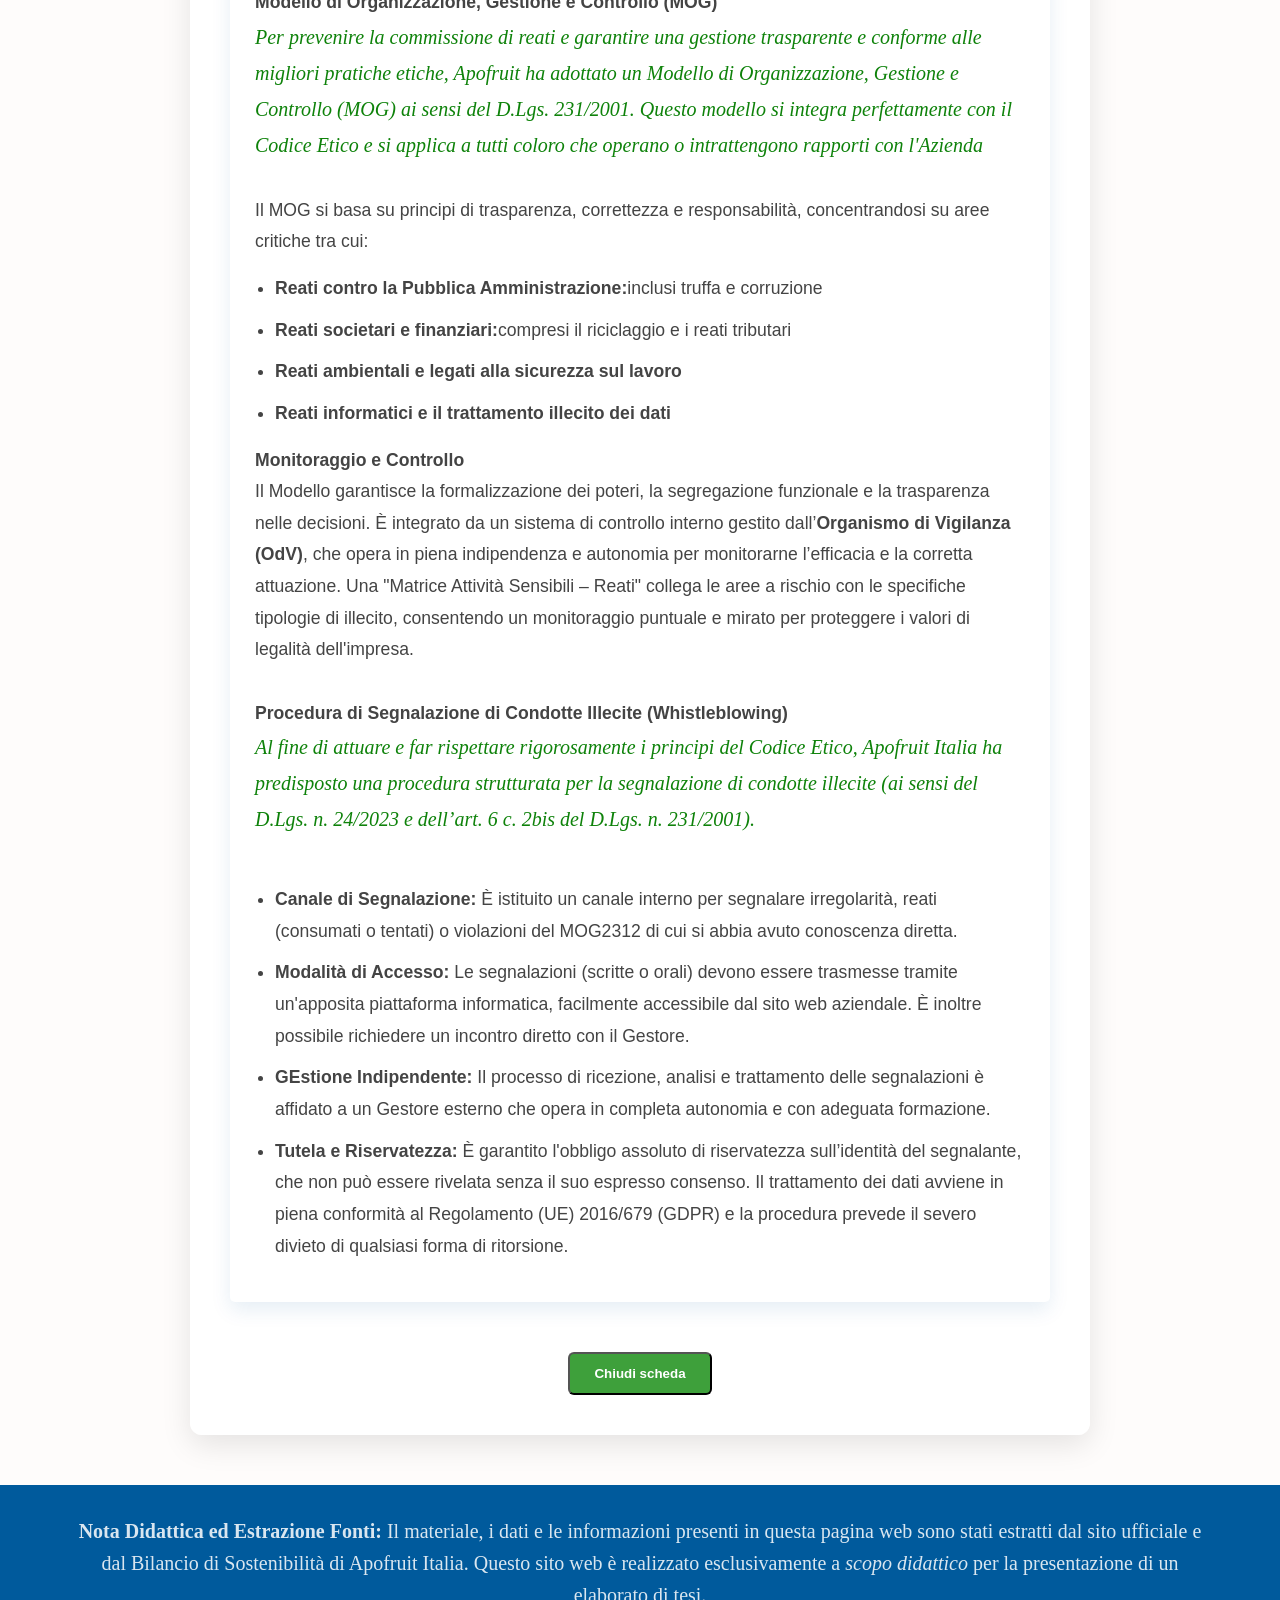
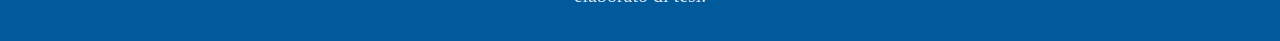
<file: cod_etico.html>
<!DOCTYPE html>
<html lang="it">
<head>
    <meta charset="UTF-8">
    <meta name="viewport" content="width=device-width, initial-scale=1.0">
    <link rel="icon" href="img/icon.jpg" type="image/jpg"> <!-- inserisce un'icona nella pagina -->
    <title>Apofruit - Rispetto del Codice Etico</title> 
    <link rel="stylesheet" href="style.css">
</head>
<body class="bg-codetico"> 

    <nav class="navbar">
        <div class="logo-container">
            <a href="index.html" class="logo">Apo<span>fruit</span></a>
        </div>
        <ul class="nav-links">
            <li><a href="https://www.apofruit.it/" target="_blank">Sito Apofruit</a></li>
            <li><a href="index.html#ambiente">Ambiente</a></li>
            <li><a href="index.html#sociale">Sociale</a></li>
            <li><a href="index.html#governance">Governance</a></li>
            <li><a href="#" class="download-btn">Scarica report 2024</a></li>
        </ul>
    </nav>
    <!-- conteiner principale con le sezioni della pagina, composta da immagini, paragrafi e liste <ul> e <li>-->
    <main class="container">
        <section class="subpage-content">
            <img src="img/codetico1.jpg" alt="Sostenibilità Apofruit" style="width:100%; max-height:350px; object-fit:cover; border-radius:8px; margin-bottom: 25px; box-shadow: 0 4px 10px rgba(0,0,0,0.1);">
            <h2 class="section-title">Il Rispetto del Codice Etico: Governance e Trasparenza</h2>
<div class="text-box">
    <p>Il Codice Etico e di comportamento di Apofruit fonda le proprie radici sui valori etici rappresentati dai principi di legittimità, lealtà, correttezza e trasparenza. Su tali principi si sviluppano 
        i principali valori della nostra realtà, quali: democrazia, responsabilità imprenditoriale, centralità della risorsa umana e del lavoro, innovazione e qualità, legalità, tutela dell’ambiente, mutualità 
        e promozione dei valori associativi.</p>
    <ul>
        <li><strong>Obiettivi del Codice:</strong> Il documento mira a promuovere comportamenti corretti, trasparenti e responsabili in tutte le attività aziendali, integrando le normative vigenti e lo statuto
             interno. Traduce i principi fondamentali dell’impresa in prassi, indirizzando la condotta di tutti coloro che fanno parte dell’organizzazione o intrattengono rapporti con essa.</li>
        <li><strong>Sistema Sanzionatorio:</strong>La violazione delle norme di comportamento comporta sanzioni disciplinari calibrate sulla gravità dell’atto compiuto e del danno recato. Tali sanzioni, previste dal Modello di Organizzazione,
             Gestione e Controllo, prescindono dall'esito di eventuali procedimenti penali e possono comportare, nei casi più estremi, anche la risoluzione del rapporto di lavoro.</li>
    </ul>
    <img src="img/cod_etico.jpg" alt="Sostenibilità Apofruit" style="width:100%; max-height:350px; object-fit:cover; border-radius:8px; margin-bottom: 25px; box-shadow: 0 4px 10px rgba(0,0,0,0.1);">
    <p clas="format_tematit"><strong>Modello di Organizzazione, Gestione e Controllo (MOG)</strong></p>
    <p class="paragspec">Per prevenire la commissione di reati e garantire una gestione trasparente e conforme alle migliori pratiche etiche, Apofruit ha adottato un Modello di Organizzazione, Gestione e Controllo (MOG) ai sensi del D.Lgs.
       231/2001. Questo modello si integra perfettamente con il Codice Etico e si applica a tutti coloro che operano o intrattengono rapporti con l'Azienda</p>
<br>     
       <p>Il MOG si basa su principi di trasparenza, correttezza e responsabilità, concentrandosi su aree critiche tra cui:</p>
     <ul>
        <li><strong>Reati contro la Pubblica Amministrazione:</strong>inclusi truffa e corruzione</li>
        <li><strong>Reati societari e finanziari:</strong>compresi il riciclaggio e i reati tributari</li>
        <li><strong>Reati ambientali e legati alla sicurezza sul lavoro</strong></li>
        <li><strong>Reati informatici e il trattamento illecito dei dati</strong></li>
     </ul>
     
    <p><strong>Monitoraggio e Controllo</strong></p>
    <p">Il Modello garantisce la formalizzazione dei poteri, la segregazione funzionale e la trasparenza nelle decisioni. È integrato da un sistema di controllo interno gestito dall’<strong>Organismo di Vigilanza
        (OdV)</strong>, che opera in piena indipendenza e autonomia per monitorarne l’efficacia e la corretta attuazione. Una "Matrice Attività Sensibili – Reati" collega le aree a rischio con le specifiche tipologie di illecito,
    consentendo un monitoraggio puntuale e mirato per proteggere i valori di legalità dell'impresa.</p>
<br>
<p clas="format_tematit"><strong>Procedura di Segnalazione di Condotte Illecite (Whistleblowing)</strong></p>
    <p class="paragspec">Al fine di attuare e far rispettare rigorosamente i principi del Codice Etico, Apofruit Italia ha predisposto una procedura strutturata per la segnalazione di condotte illecite 
        (ai sensi del D.Lgs. n. 24/2023 e dell’art. 6 c. 2bis del D.Lgs. n. 231/2001).</p>
<br>     
     <ul>
        <li><strong>Canale di Segnalazione:</strong> È istituito un canale interno per segnalare irregolarità, reati (consumati o tentati) o violazioni del MOG2312 di cui si abbia avuto conoscenza diretta.</li>
        <li><strong>Modalità di Accesso:</strong> Le segnalazioni (scritte o orali) devono essere trasmesse tramite un'apposita piattaforma informatica, facilmente accessibile dal sito web aziendale. È inoltre 
            possibile richiedere un incontro diretto con il Gestore.</li>
        <li><strong>GEstione Indipendente:</strong> Il processo di ricezione, analisi e trattamento delle segnalazioni è affidato a un Gestore esterno che opera in completa autonomia e con adeguata formazione.</li>
        <li><strong>Tutela e Riservatezza:</strong> È garantito l'obbligo assoluto di riservatezza sull’identità del segnalante, che non può essere rivelata senza il suo espresso consenso. Il trattamento dei 
            dati avviene in piena conformità al Regolamento (UE) 2016/679 (GDPR) e la procedura prevede il severo divieto di qualsiasi forma di ritorsione.</li>
     </ul>

</div>
<div style="text-align: center; margin-top: 50px;">
        <button onclick="window.close()" class="btn-ritorno">Chiudi scheda</button> <!-- frammeto Javascript per chiudere la pagina attuale mediante un bottone e tormare a quella precede-->
</div> 
        </section>
    </main>

    <footer class="site-footer">
        <p><strong>Nota Didattica ed Estrazione Fonti:</strong> Il materiale, i dati e le informazioni presenti in questa pagina web sono stati estratti dal sito ufficiale e dal Bilancio di Sostenibilità di Apofruit Italia. Questo sito web è realizzato esclusivamente a <em>scopo didattico</em> per la presentazione di un elaborato di tesi.</p>
    </footer>

</body>
</html>
</file>
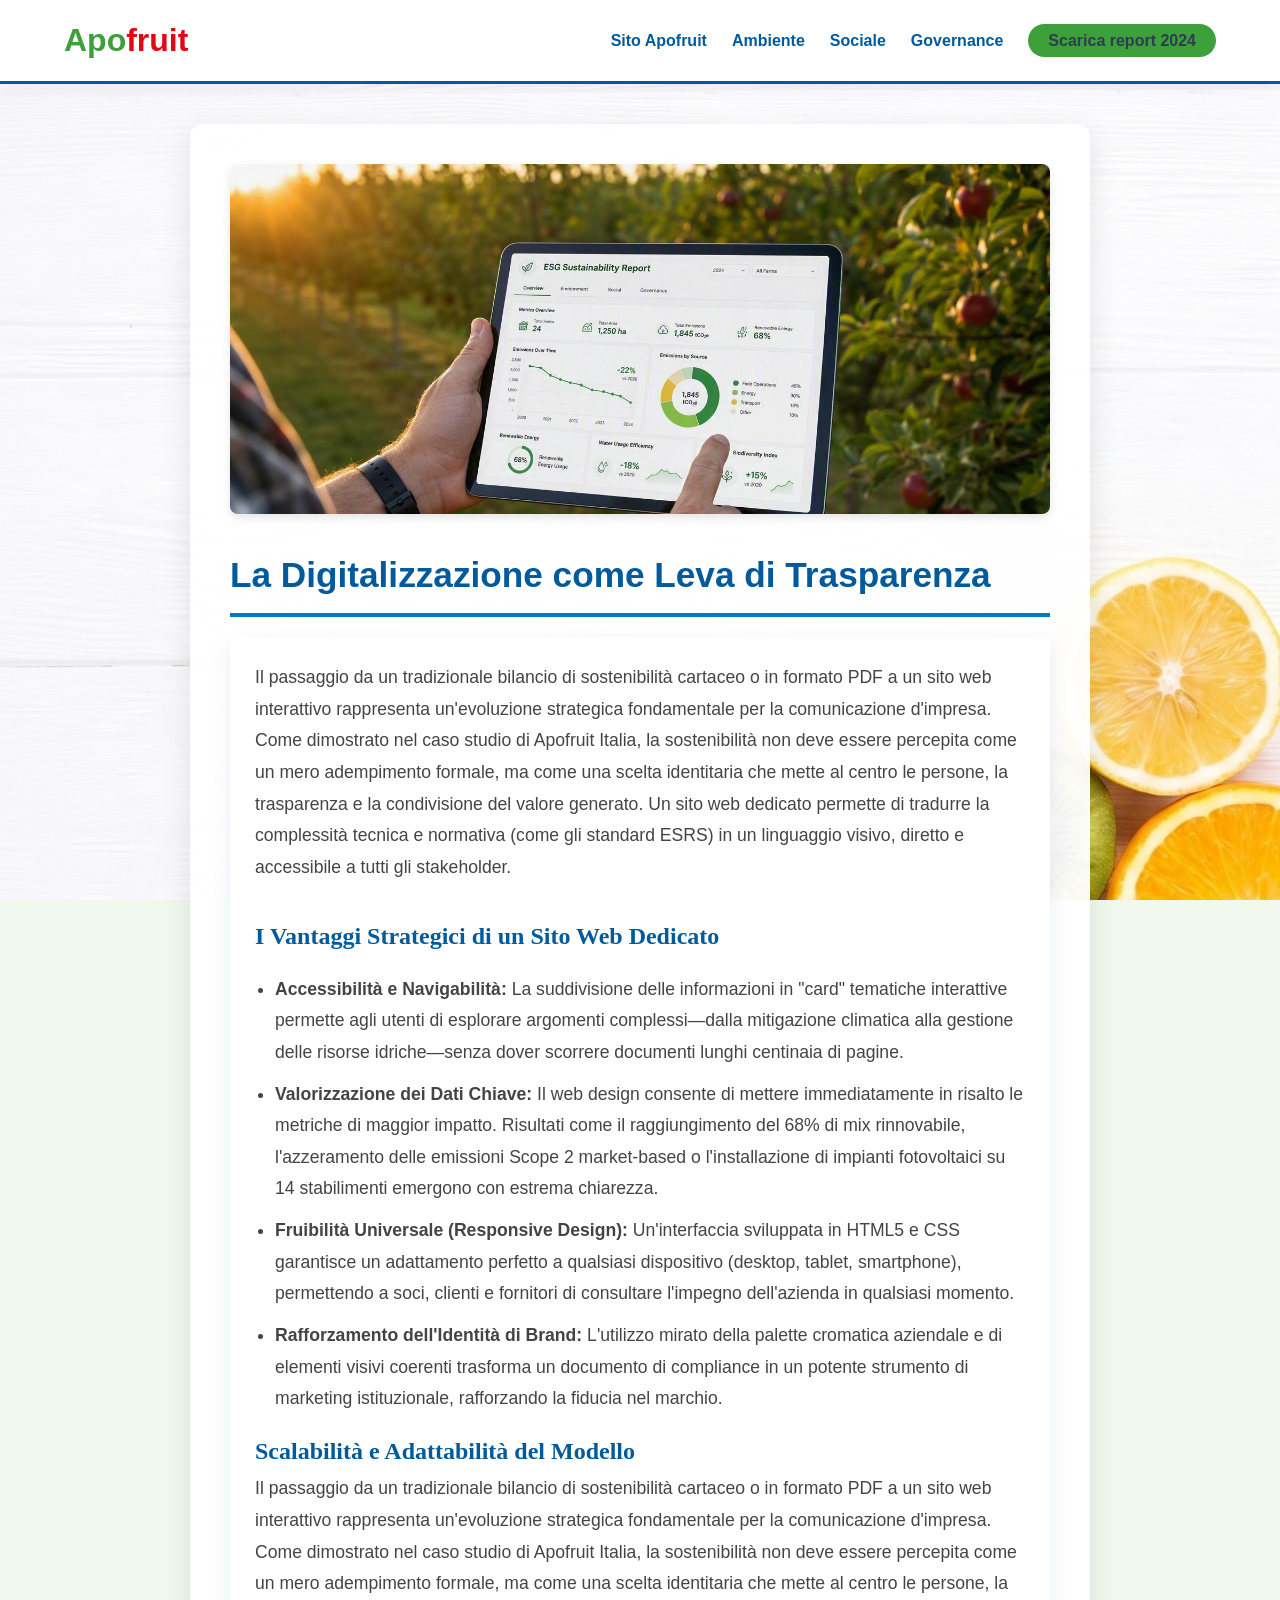
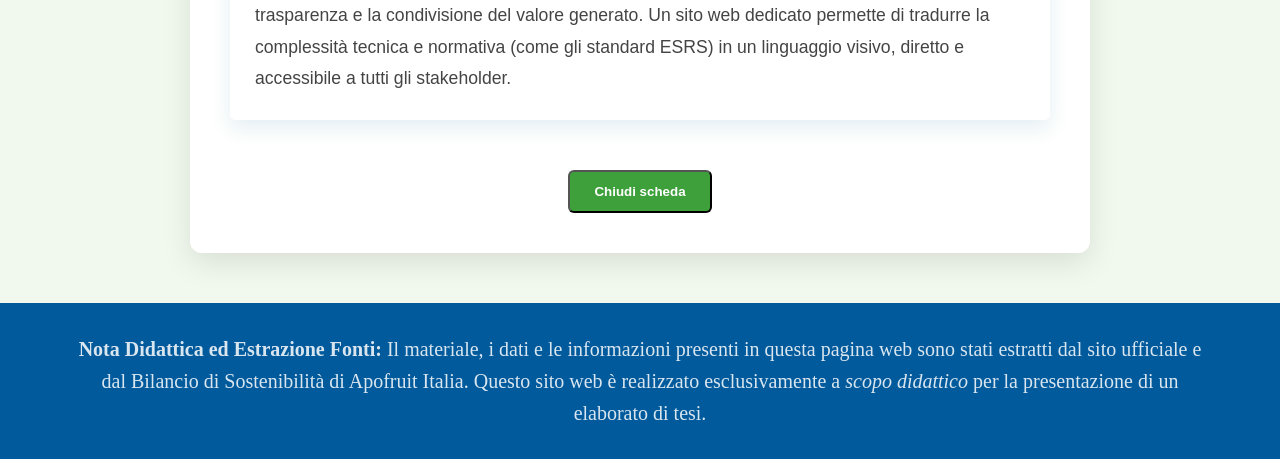
<file: conc_finali.html>
<!DOCTYPE html>
<html lang="it">
<head>
    <meta charset="UTF-8">
    <meta name="viewport" content="width=device-width, initial-scale=1.0">
    <link rel="icon" href="img/icon.jpg" type="image/jpg"> <!-- inserisce un'icona nella pagina -->
    <title>Apofruit - Conclusioni finali</title> 
    <link rel="stylesheet" href="style.css">
</head>
<body class="bg-concfinali"> 

    <nav class="navbar">
        <div class="logo-container">
            <a href="index.html" class="logo">Apo<span>fruit</span></a>
        </div>
        <ul class="nav-links">
            <li><a href="https://www.apofruit.it/" targe="_blank">Sito Apofruit</a></li>
            <li><a href="index.html#ambiente">Ambiente</a></li>
            <li><a href="index.html#sociale">Sociale</a></li>
            <li><a href="index.html#governance">Governance</a></li>
            <li><a href="doc/Report2024.pdf" class="download-btn" target="_blank">Scarica report 2024</a></li>
        </ul>
    </nav>
    <!-- conteiner principale con le sezioni della pagina, composta da immagini, paragrafi e liste <ul> e <li>-->
    <main class="container">
        <section class="subpage-content">
            <img src="img/conclus.jpg" alt="Sostenibilità Apofruit" style="width:100%; max-height:350px; object-fit:cover; border-radius:8px; margin-bottom: 25px; box-shadow: 0 4px 10px rgba(0,0,0,0.1);">
            <h2 class="section-title">La Digitalizzazione come Leva di Trasparenza</h2>
<div class="text-box">
     <p>Il passaggio da un tradizionale bilancio di sostenibilità cartaceo o in formato PDF a un sito web interattivo rappresenta un'evoluzione strategica fondamentale per la comunicazione d'impresa. 
        Come dimostrato nel caso studio di Apofruit Italia, la sostenibilità non deve essere percepita come un mero adempimento formale, ma come una scelta identitaria che mette al centro le persone, 
        la trasparenza e la condivisione del valore generato. Un sito web dedicato permette di tradurre la complessità tecnica e normativa (come gli standard ESRS) in un linguaggio visivo, diretto e 
        accessibile a tutti gli stakeholder.</p>
<br>
       <P class="format_tematit" style="color: #005a9c;"><strong>I Vantaggi Strategici di un Sito Web Dedicato</strong></P>
        <ul>
                <li><b>Accessibilità e Navigabilità: </b>La suddivisione delle informazioni in "card" tematiche interattive permette agli utenti di esplorare argomenti complessi—dalla 
                    mitigazione climatica alla gestione delle risorse idriche—senza dover scorrere documenti lunghi centinaia di pagine.</li>
                <li><b>Valorizzazione dei Dati Chiave: </b>Il web design consente di mettere immediatamente in risalto le metriche di maggior impatto. Risultati come il raggiungimento 
                    del 68% di mix rinnovabile, l'azzeramento delle emissioni Scope 2 market-based o l'installazione di impianti fotovoltaici su 14 stabilimenti emergono con estrema chiarezza.</li>
                <li><b>Fruibilità Universale (Responsive Design): </b>Un'interfaccia sviluppata in HTML5 e CSS garantisce un adattamento perfetto a qualsiasi dispositivo (desktop, tablet, 
                    smartphone), permettendo a soci, clienti e fornitori di consultare l'impegno dell'azienda in qualsiasi momento.</li>
                <li><b>Rafforzamento dell'Identità di Brand: </b>L'utilizzo mirato della palette cromatica aziendale e di elementi visivi coerenti trasforma un documento di compliance in un 
                    potente strumento di marketing istituzionale, rafforzando la fiducia nel marchio.</li>
        </ul>
    
        <P class="format_tematit" style="color: #005a9c;"><strong>Scalabilità e Adattabilità del Modello</strong></P>
        <p>Il passaggio da un tradizionale bilancio di sostenibilità cartaceo o in formato PDF a un sito web interattivo rappresenta un'evoluzione strategica fondamentale per la comunicazione d'impresa. 
        Come dimostrato nel caso studio di Apofruit Italia, la sostenibilità non deve essere percepita come un mero adempimento formale, ma come una scelta identitaria che mette al centro le persone, 
        la trasparenza e la condivisione del valore generato. Un sito web dedicato permette di tradurre la complessità tecnica e normativa (come gli standard ESRS) in un linguaggio visivo, diretto e 
        accessibile a tutti gli stakeholder.</p>
</div>
<div style="text-align: center; margin-top: 50px;">
        <button onclick="window.close()" class="btn-ritorno">Chiudi scheda</button> <!-- frammeto Javascript per chiudere la pagina attuale mediante un bottone e tormare a quella precede-->
</div> 
        </section>
    </main>

    <footer class="site-footer">
        <p><strong>Nota Didattica ed Estrazione Fonti:</strong> Il materiale, i dati e le informazioni presenti in questa pagina web sono stati estratti dal sito ufficiale e dal Bilancio di Sostenibilità di Apofruit Italia. Questo sito web è realizzato esclusivamente a <em>scopo didattico</em> per la presentazione di un elaborato di tesi.</p>
    </footer>

</body>
</html>
</file>
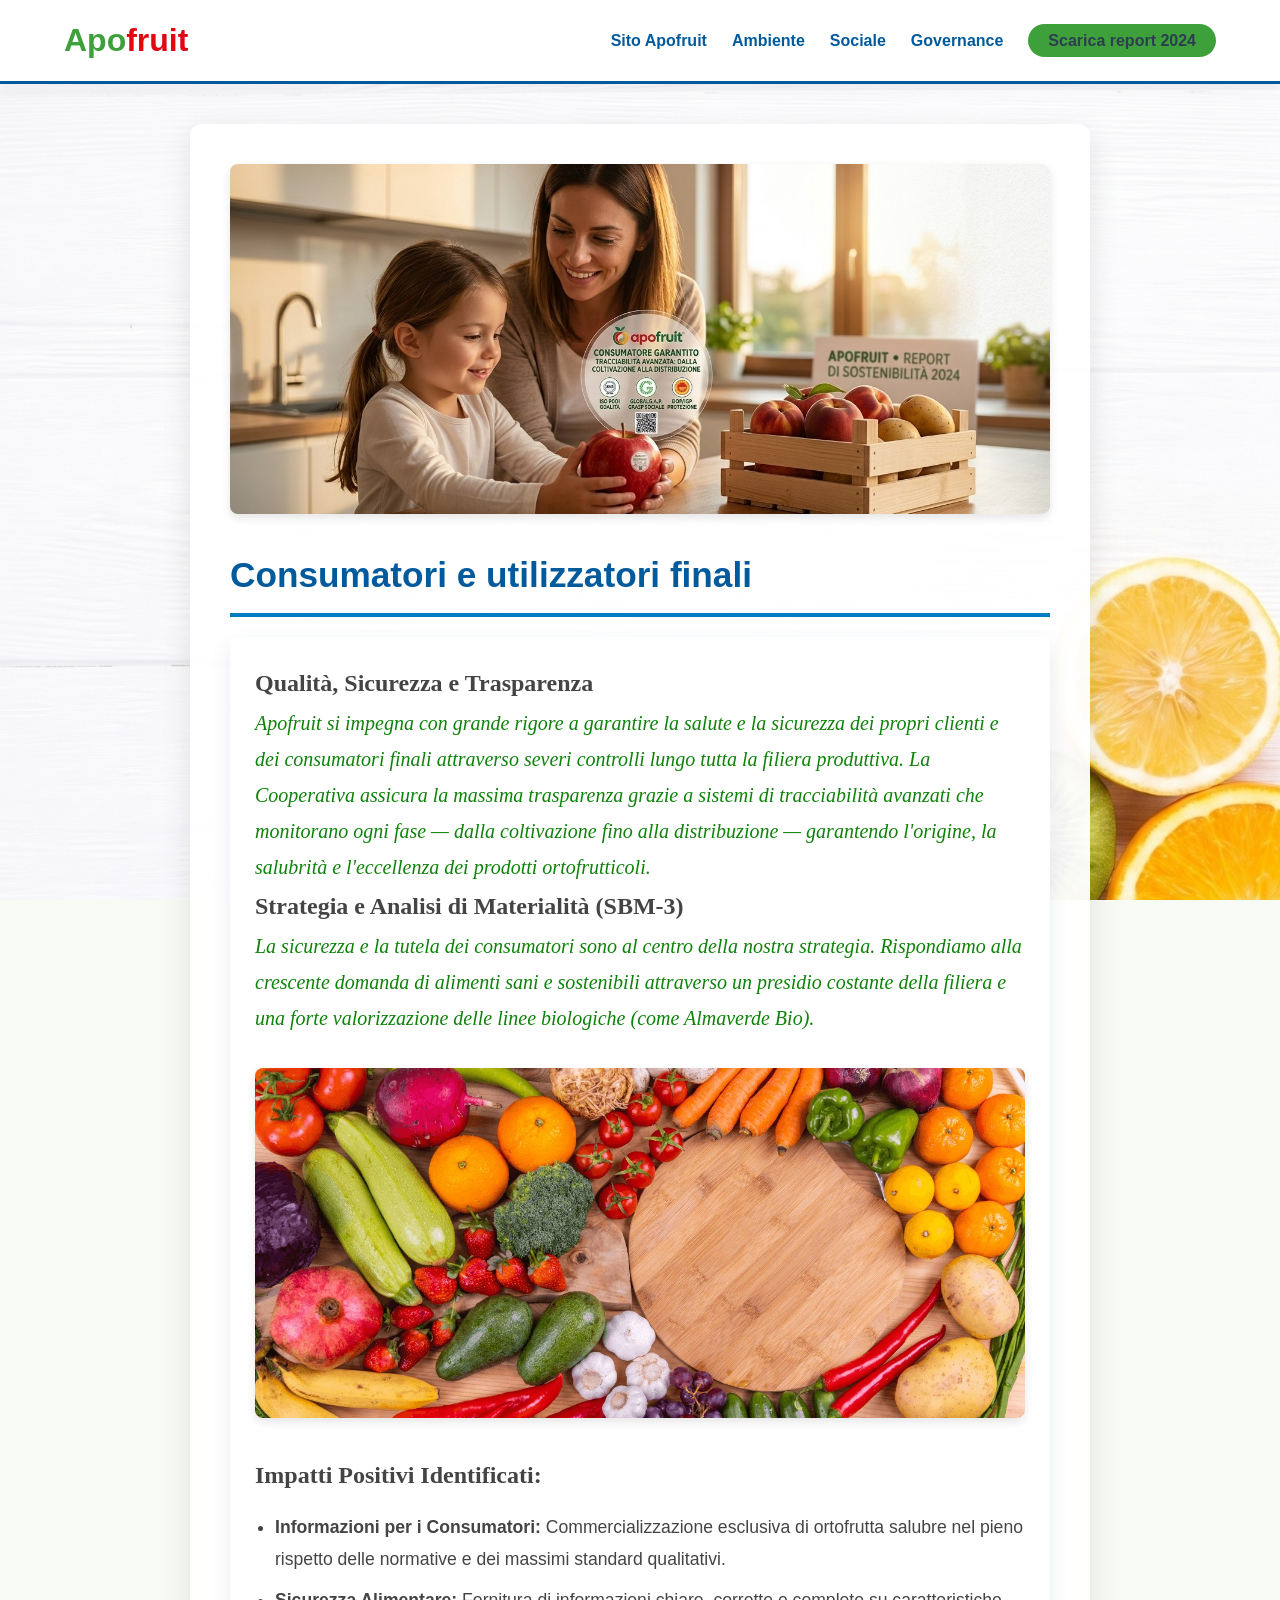
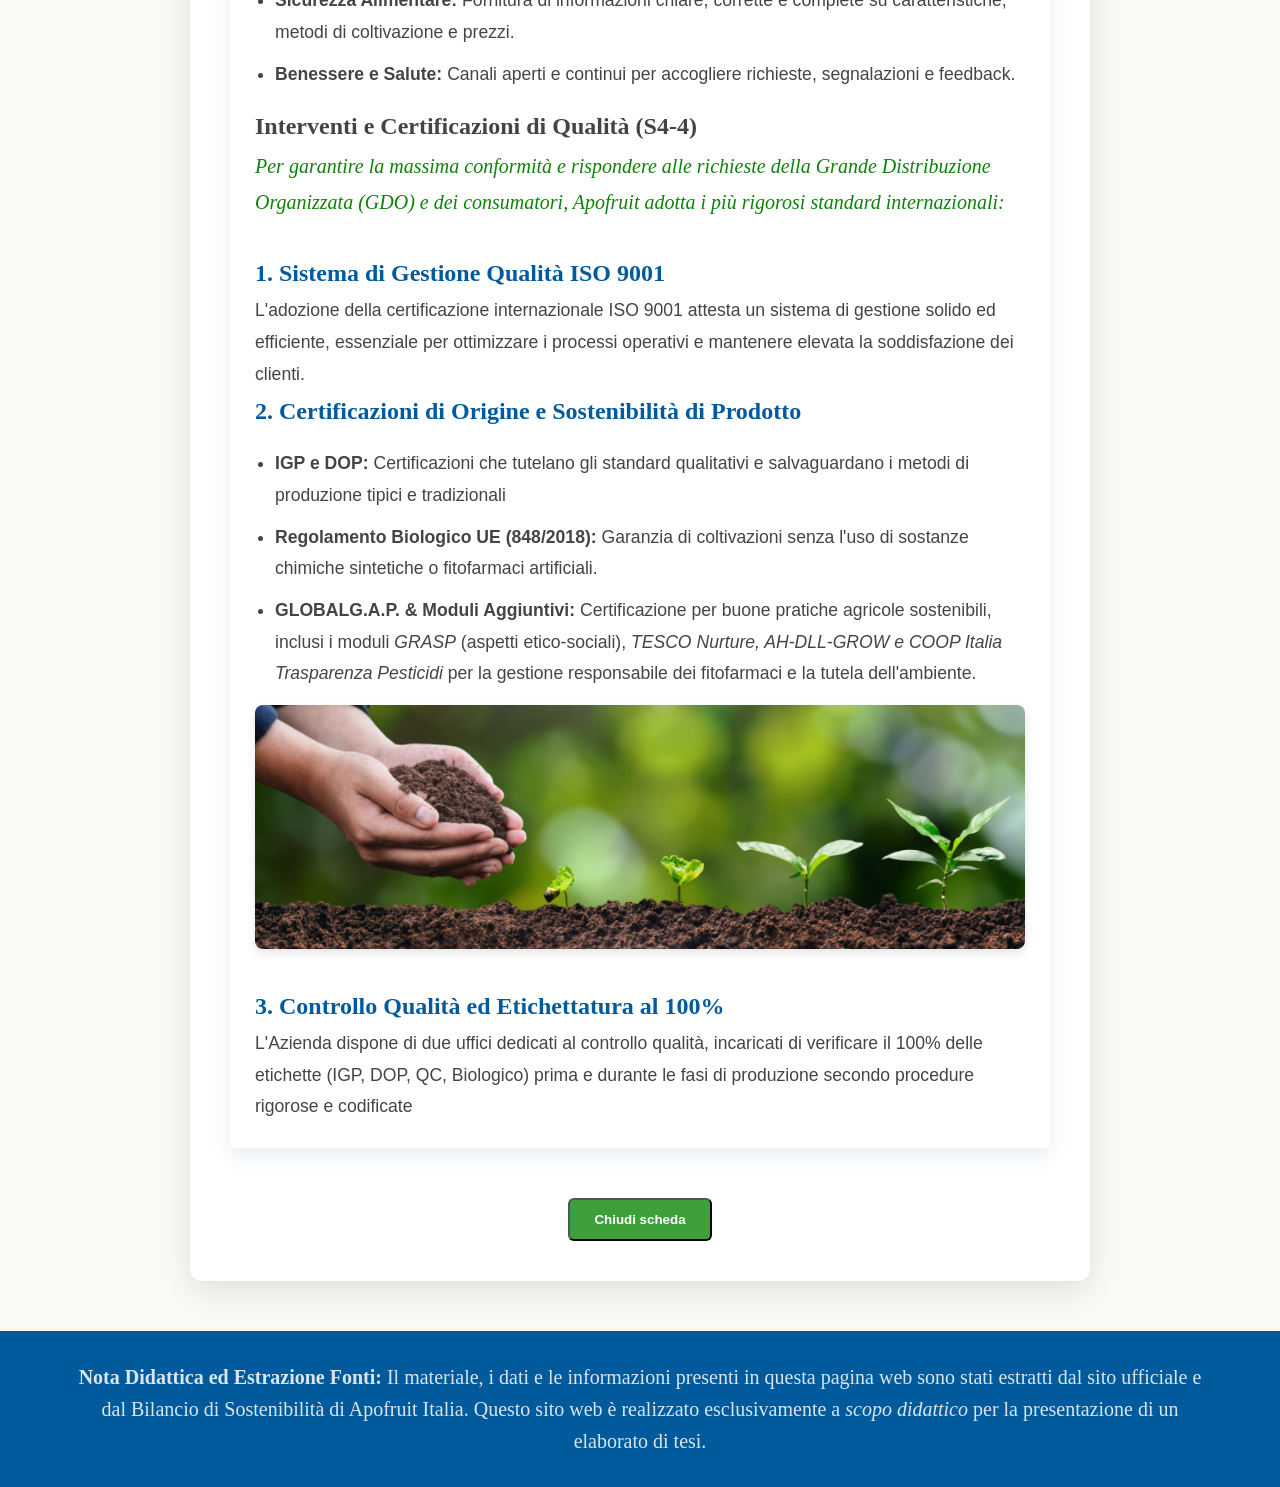
<file: consumatori.html>
<!DOCTYPE html>
<html lang="it">
<head>
    <meta charset="UTF-8">
    <meta name="viewport" content="width=device-width, initial-scale=1.0">
    <link rel="icon" href="img/icon.jpg" type="image/jpg"> <!-- inserisce un'icona nella pagina -->
    <title>Apofruit - Consumatori</title> 
    <link rel="stylesheet" href="style.css">
</head>
<body class="bg-consumatori"> 

    <nav class="navbar">
        <div class="logo-container">
            <a href="index.html" class="logo">Apo<span>fruit</span></a>
        </div>
        <ul class="nav-links">
            <li><a href="https://www.apofruit.it" target="_blank">Sito Apofruit</a></li>
            <li><a href="index.html#ambiente">Ambiente</a></li>
            <li><a href="index.html#sociale">Sociale</a></li>
            <li><a href="index.html#governance">Governance</a></li>
            <li><a href="#" class="download-btn">Scarica report 2024</a></li>
        </ul>
    </nav>
    <!-- conteiner principale con le sezioni della pagina, composta da immagini, paragrafi e liste <ul> e <li>-->
    <main class="container">
        <section class="subpage-content">
            <img src="img/consumatori.jpg" alt="Sostenibilità Apofruit" style="width:100%; max-height:350px; object-fit:cover; border-radius:8px; margin-bottom: 25px; box-shadow: 0 4px 10px rgba(0,0,0,0.1);">
            <h2 class="section-title">Consumatori e utilizzatori finali</h2>
<div class="text-box">
    <p class="format_tematit">Qualità, Sicurezza e Trasparenza</p>
    <p class="paragspec">Apofruit si impegna con grande rigore a garantire la salute e la sicurezza dei propri clienti e dei consumatori finali attraverso severi controlli lungo tutta la filiera produttiva. 
       La Cooperativa assicura la massima trasparenza grazie a sistemi di tracciabilità avanzati che monitorano ogni fase — dalla coltivazione fino alla distribuzione — garantendo l'origine,
        la salubrità e l'eccellenza dei prodotti ortofrutticoli. </p>
    <p class="format_tematit">Strategia e Analisi di Materialità (SBM-3)</p>
    <p class="paragspec">La sicurezza e la tutela dei consumatori sono al centro della nostra strategia. Rispondiamo alla crescente domanda di alimenti sani e sostenibili attraverso un presidio 
        costante della filiera e una forte valorizzazione delle linee biologiche (come Almaverde Bio). </p>
<br>
        <img src="img/prodottibio.jpg" alt="Sostenibilità Apofruit" style="width:100%; max-height:350px; object-fit:cover; border-radius:8px; margin-bottom: 25px; box-shadow: 0 4px 10px rgba(0,0,0,0.1);">
    <p class="format_tematit">Impatti Positivi Identificati:</p>
        <ul>
        <li><strong>Informazioni per i Consumatori: </strong>Commercializzazione esclusiva di ortofrutta salubre nel pieno rispetto delle normative e dei massimi standard qualitativi. </li>
        <li><strong>Sicurezza Alimentare: </strong>Fornitura di informazioni chiare, corrette e complete su caratteristiche, metodi di coltivazione e prezzi. </li>
        <li><strong>Benessere e Salute:  </strong>Canali aperti e continui per accogliere richieste, segnalazioni e feedback. </li>
    </ul>
    <p class="format_tematit">Interventi e Certificazioni di Qualità (S4-4)</p>
    <p class="paragspec">Per garantire la massima conformità e rispondere alle richieste della Grande Distribuzione Organizzata (GDO) e dei consumatori, Apofruit adotta i più rigorosi standard 
        internazionali:</p>
 <br>   
    <p class="format_tematit" style="color: #005a9c;">1. Sistema di Gestione Qualità ISO 9001</p>
    <p>L'adozione della certificazione internazionale ISO 9001 attesta un sistema di gestione solido ed efficiente, essenziale per ottimizzare i processi operativi e mantenere elevata la 
        soddisfazione dei clienti.</p>
    <p class="format_tematit" style="color: #005a9c;">2. Certificazioni di Origine e Sostenibilità di Prodotto</p>
    <ul>
        <li><b>IGP e DOP:</b> Certificazioni che tutelano gli standard qualitativi e salvaguardano i metodi di produzione tipici e tradizionali</li>
        <li><b>Regolamento Biologico UE (848/2018):</b> Garanzia di coltivazioni senza l'uso di sostanze chimiche sintetiche o fitofarmaci artificiali.</li>
        <li><b>GLOBALG.A.P. & Moduli Aggiuntivi:</b> Certificazione per buone pratiche agricole sostenibili, inclusi i moduli <i>GRASP</i> (aspetti etico-sociali), <i>TESCO Nurture, 
            AH-DLL-GROW e COOP Italia Trasparenza Pesticidi</i> per la gestione responsabile dei fitofarmaci e la tutela dell'ambiente.</li>
    </ul>
    <img src="img/cert1.jpg" alt="Sostenibilità Apofruit" style="width:100%; max-height:350px; object-fit:cover; border-radius:8px; margin-bottom: 25px; box-shadow: 0 4px 10px rgba(0,0,0,0.1);">
    <p class="format_tematit" style="color: #005a9c;">3. Controllo Qualità ed Etichettatura al 100%</p>
    <p>L'Azienda dispone di due uffici dedicati al controllo qualità, incaricati di verificare il 100% delle etichette (IGP, DOP, QC, Biologico) prima e durante le fasi di produzione 
        secondo procedure rigorose e codificate</p>   

</div>
<div style="text-align: center; margin-top: 50px;">
        <button onclick="window.close()" class="btn-ritorno">Chiudi scheda</button> <!-- frammeto Javascript per chiudere la pagina attuale mediante un bottone e tormare a quella precede-->
</div> 
        </section>
    </main>

    <footer class="site-footer">
        <p><strong>Nota Didattica ed Estrazione Fonti:</strong> Il materiale, i dati e le informazioni presenti in questa pagina web sono stati estratti dal sito ufficiale e dal Bilancio di Sostenibilità di Apofruit Italia. Questo sito web è realizzato esclusivamente a <em>scopo didattico</em> per la presentazione di un elaborato di tesi.</p>
    </footer>

</body>
</html>
</file>
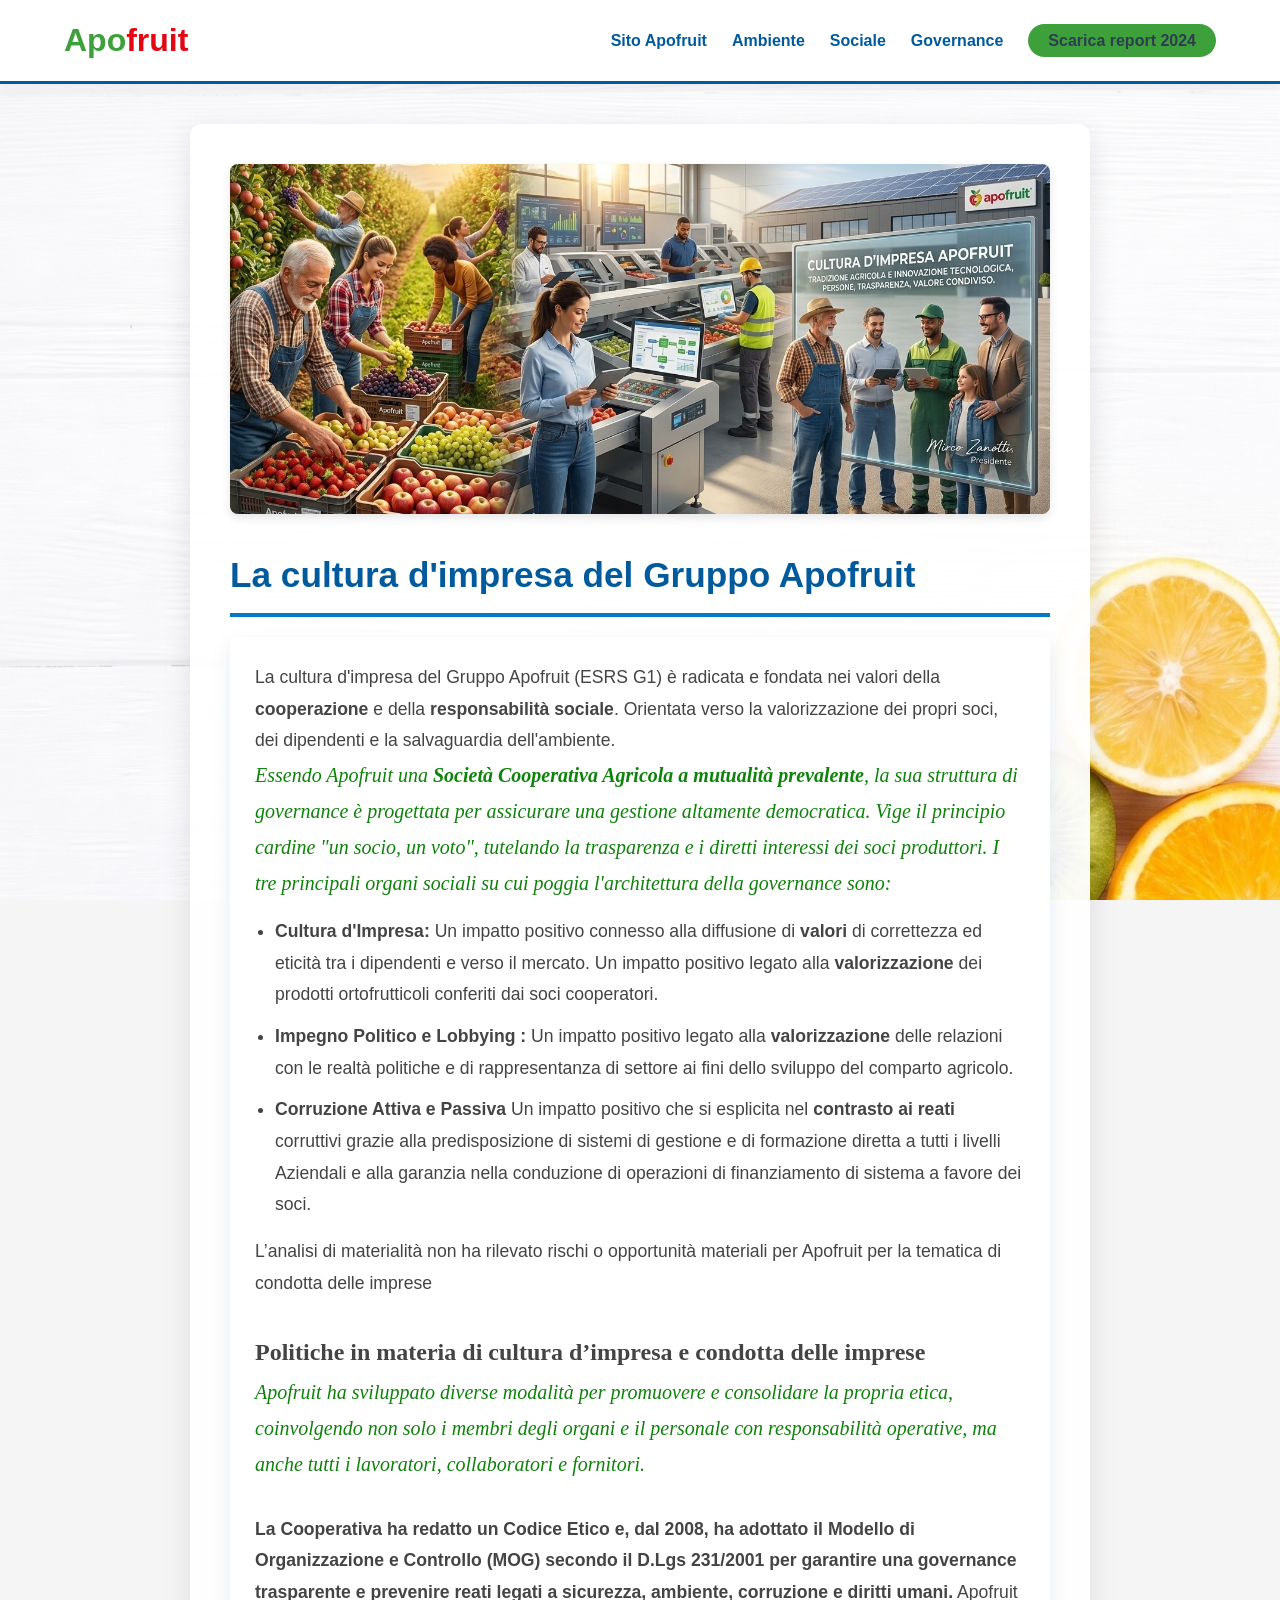
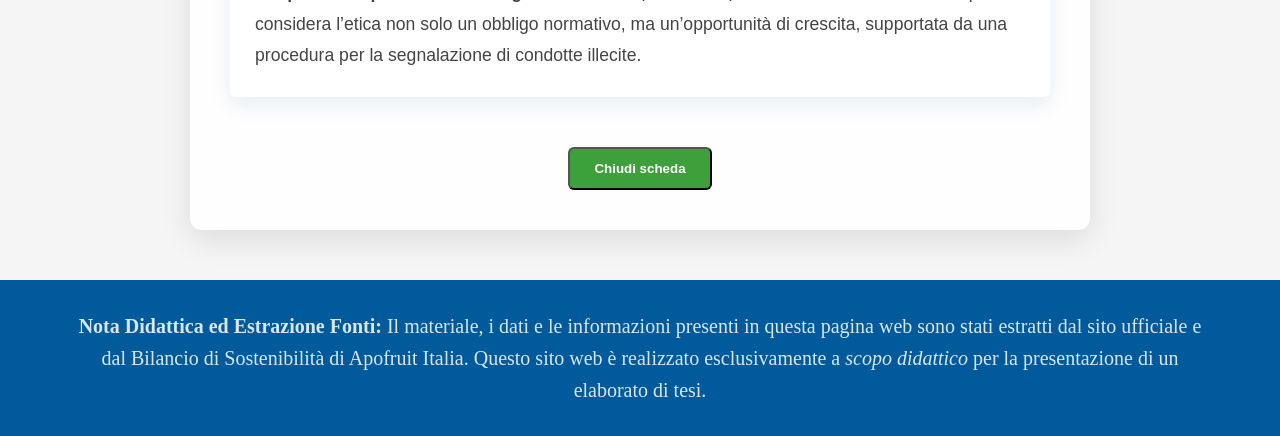
<file: cultura_impresa.html>
<!DOCTYPE html>
<html lang="it">
<head>
    <meta charset="UTF-8">
    <meta name="viewport" content="width=device-width, initial-scale=1.0">
    <link rel="icon" href="img/icon.jpg" type="image/jpg"> <!-- inserisce un'icona nella pagina -->
    <title>Apofruit - Cultura d'impresa </title> 
    <link rel="stylesheet" href="style.css">
</head>
<body class="bg-cultura"> 

    <nav class="navbar">
        <div class="logo-container">
            <a href="index.html" class="logo">Apo<span>fruit</span></a>
        </div>
        <ul class="nav-links">
            <li><a href="https://www.apofruit.it/" target="_blank">Sito Apofruit</a></li>
            <li><a href="index.html#ambiente">Ambiente</a></li>
            <li><a href="index.html#sociale">Sociale</a></li>
            <li><a href="index.html#governance">Governance</a></li>
            <li><a href="#" class="download-btn">Scarica report 2024</a></li>
        </ul>
    </nav>
    <!-- conteiner principale con le sezioni della pagina, composta da immagini, paragrafi e liste <ul> e <li>-->
    <main class="container">
        <section class="subpage-content">
            <img src="img/cultura.jpg"Sostenibilità Apofruit" style="width:100%; max-height:350px; object-fit:cover; border-radius:8px; margin-bottom: 25px; box-shadow: 0 4px 10px rgba(0,0,0,0.1);">
            <h2 class="section-title">La cultura d'impresa del Gruppo Apofruit</h2>
<div class="text-box">
    <p>La cultura d'impresa del Gruppo Apofruit (ESRS G1) è radicata e fondata nei valori della <strong>cooperazione</strong> e della <strong>responsabilità sociale</strong>. Orientata verso la valorizzazione dei propri soci, dei dipendenti e la salvaguardia dell'ambiente.</p>
    <p class="paragspec">Essendo Apofruit una <strong>Società Cooperativa Agricola a mutualità prevalente</strong>, la sua struttura di governance è progettata per assicurare una gestione altamente democratica. Vige il principio cardine "un socio, un voto", tutelando la trasparenza e i diretti interessi dei soci produttori. I tre principali organi sociali su cui poggia l'architettura della governance sono:</p>
    <ul>
        <li><strong>Cultura d'Impresa:</strong> Un impatto positivo connesso alla diffusione di <strong>valori</strong> di correttezza ed eticità tra i dipendenti e verso il mercato. Un impatto positivo legato alla 
             <strong>valorizzazione</strong> dei prodotti ortofrutticoli conferiti dai soci cooperatori.</li>
        <li><strong>Impegno Politico e Lobbying : </strong> Un impatto positivo legato alla <strong>valorizzazione</strong> delle relazioni con le realtà politiche e di rappresentanza di settore ai fini dello sviluppo del comparto 
            agricolo.</li>
        <li><strong>Corruzione Attiva e Passiva</strong> Un impatto positivo che si esplicita nel <strong>contrasto ai reati</strong> corruttivi grazie alla predisposizione di sistemi di gestione e di formazione diretta a tutti i livelli
             Aziendali e alla garanzia nella conduzione di operazioni di finanziamento di sistema a favore dei soci.</li>
    </ul>
    <p>L’analisi di materialità non ha rilevato rischi o opportunità materiali per Apofruit per la tematica di condotta delle imprese</p>
<br>
    <p class="format_tematit"><strong>Politiche in materia di cultura d’impresa e condotta delle imprese</strong></p>
    <p class="paragspec">Apofruit ha sviluppato diverse modalità per promuovere e consolidare la propria etica, coinvolgendo non solo i membri degli organi e il personale con responsabilità operative, ma anche tutti i lavoratori, 
       collaboratori e fornitori. </p><br>
    <p><strong>La Cooperativa ha redatto un Codice Etico e, dal 2008, ha adottato il Modello di Organizzazione e Controllo (MOG) secondo il D.Lgs 231/2001 per garantire una governance trasparente e prevenire reati 
        legati a sicurezza, ambiente, corruzione e diritti umani.</strong> Apofruit considera l’etica non solo un obbligo normativo, ma un’opportunità di crescita,
supportata da una procedura per la segnalazione di condotte illecite.</p>
</div>
<div style="text-align: center; margin-top: 50px;">
        <button onclick="window.close()" class="btn-ritorno">Chiudi scheda</button> <!-- frammeto Javascript per chiudere la pagina attuale mediante un bottone e tormare a quella precede-->

</div>      

</section>
    </main>

    <footer class="site-footer">
        <p><strong>Nota Didattica ed Estrazione Fonti:</strong> Il materiale, i dati e le informazioni presenti in questa pagina web sono stati estratti dal sito ufficiale e dal Bilancio di Sostenibilità di Apofruit Italia. Questo sito web è realizzato esclusivamente a <em>scopo didattico</em> per la presentazione di un elaborato di tesi.</p>
    </footer>

</body>
</html>
</file>
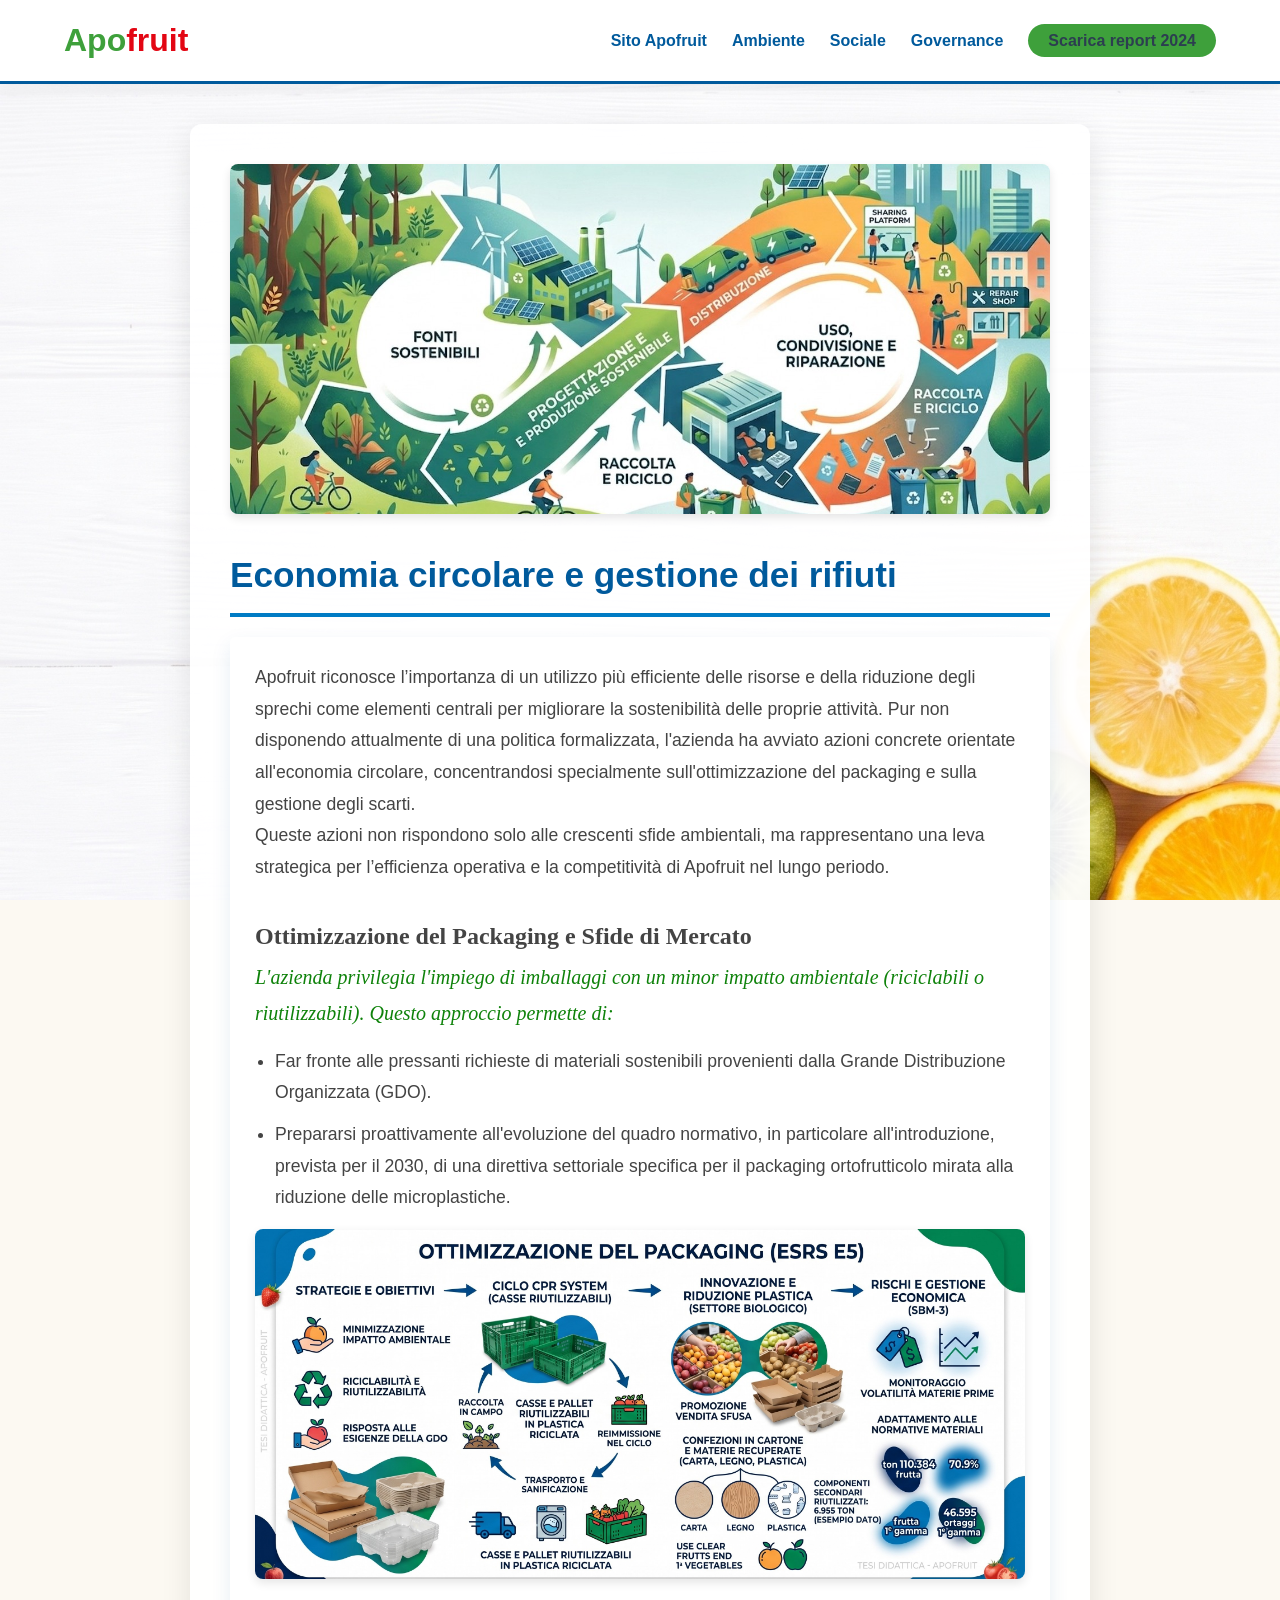
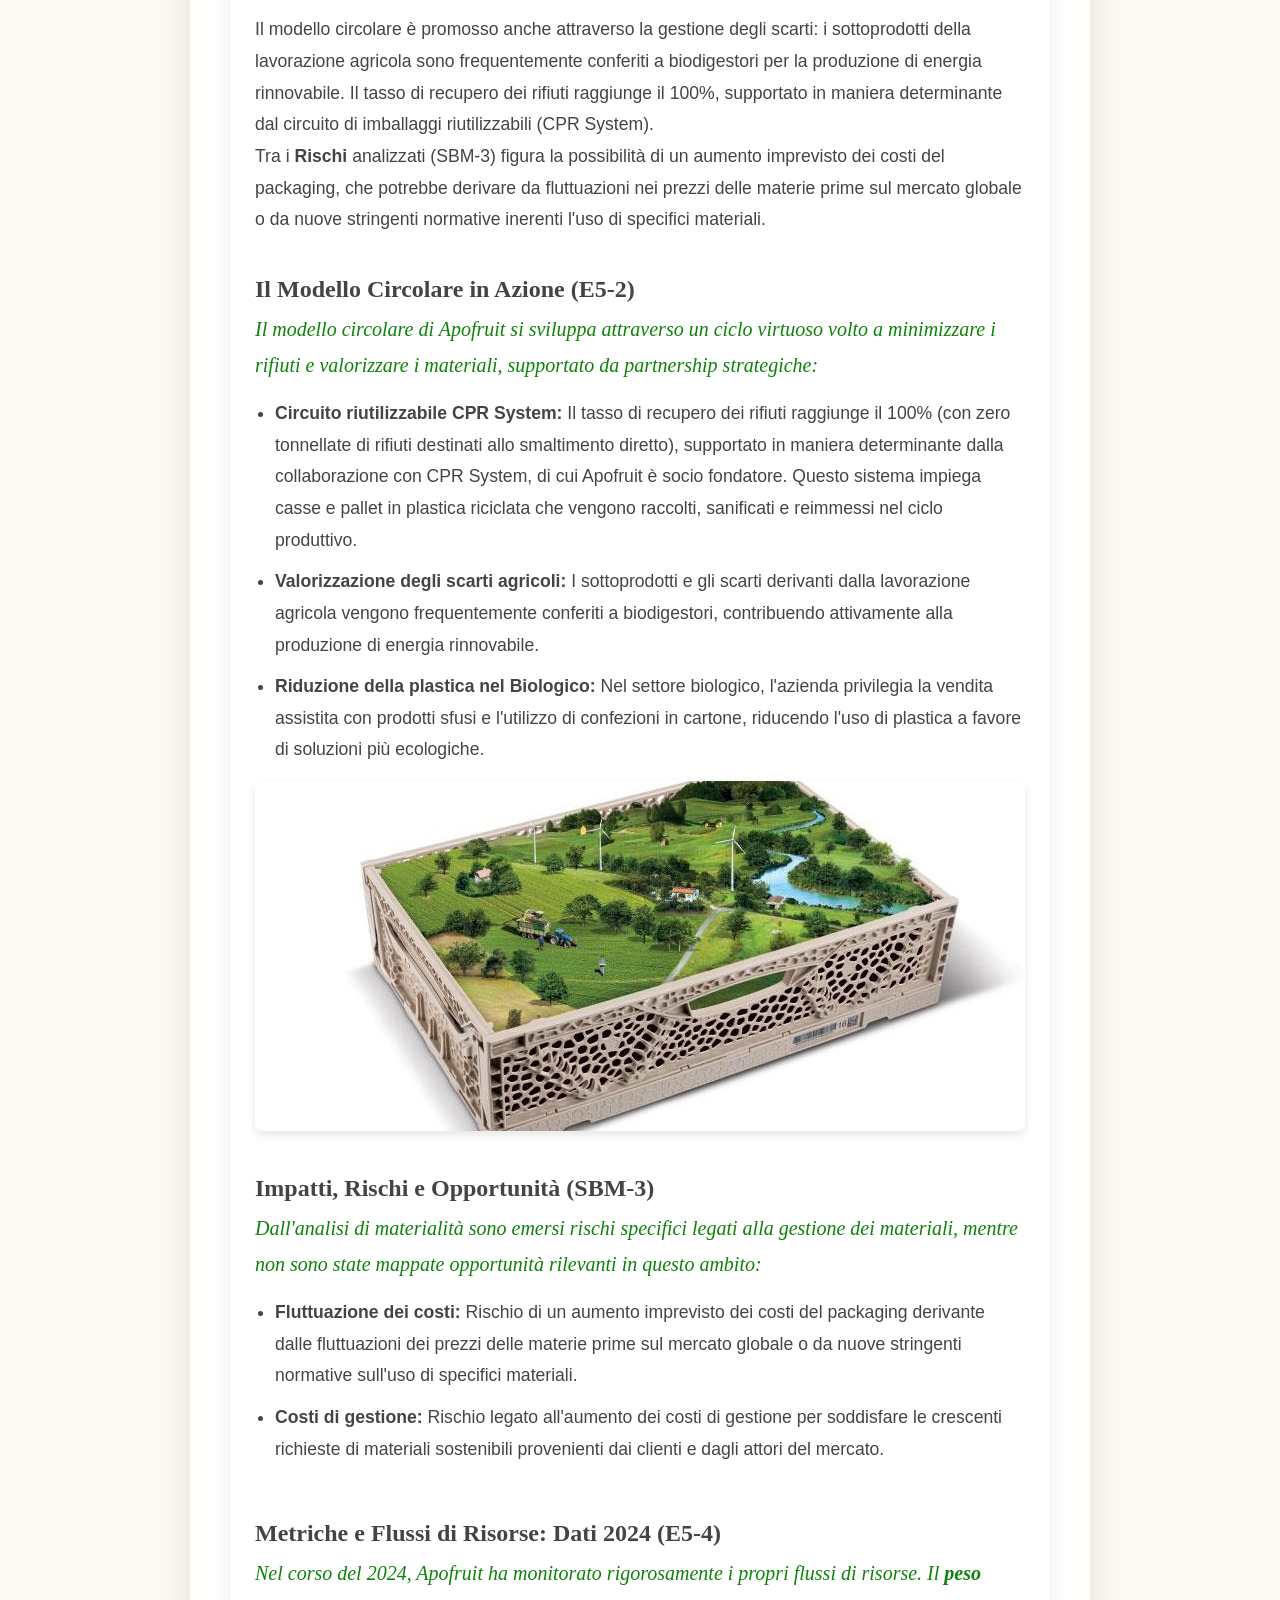
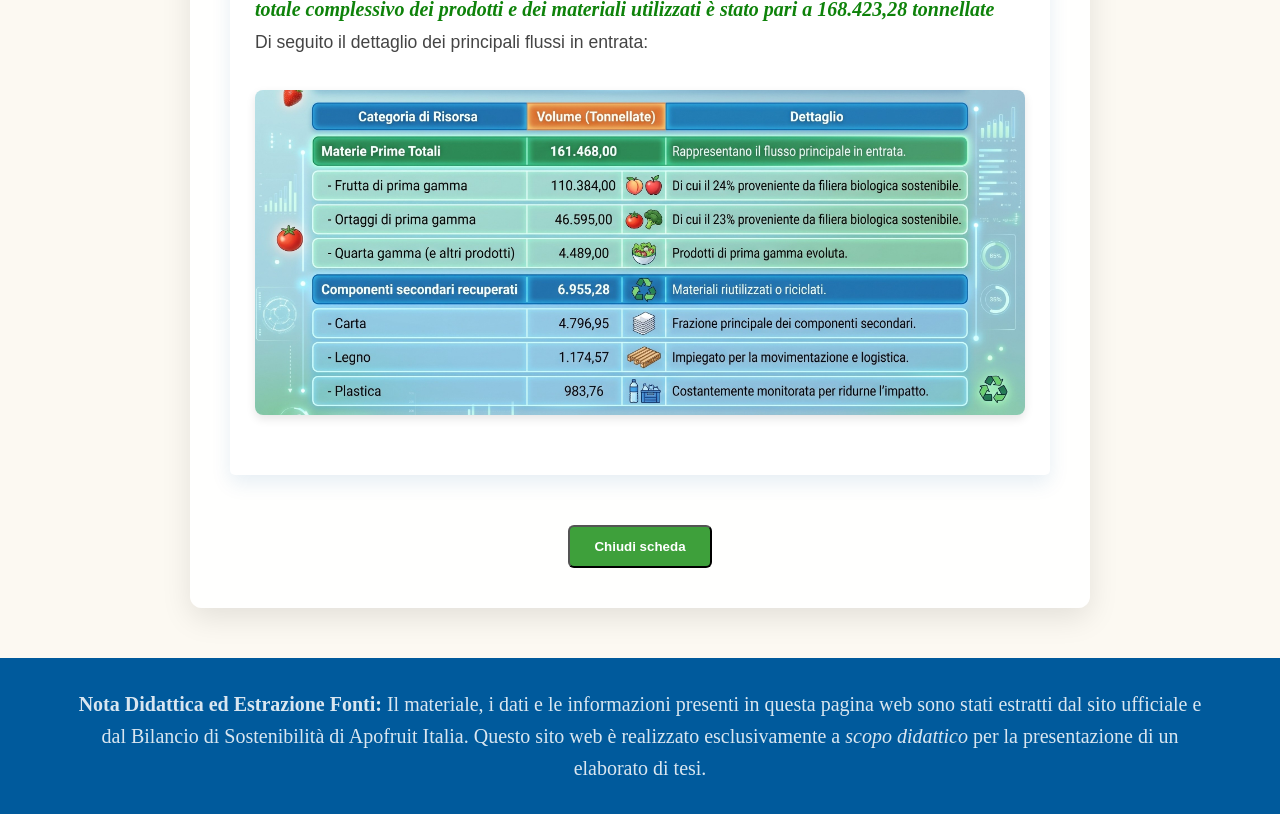
<file: economia_circolare.html>
<!DOCTYPE html>
<html lang="it">
<head>
    <meta charset="UTF-8">
    <meta name="viewport" content="width=device-width, initial-scale=1.0">
    <link rel="icon" href="img/icon.jpg" type="image/jpg"> <!-- inserisce un'icona nella pagina -->
    <title>Apofruit - Economia Circolare</title> 
    <link rel="stylesheet" href="style.css">
</head>
<body class="bg-circolare"> 

    <nav class="navbar">
        <div class="logo-container">
            <a href="index.html" class="logo">Apo<span>fruit</span></a>
        </div>
        <ul class="nav-links">
            <li><a href="https://www.apofruit.it/" targe="_blank"> Sito Apofruit</a></li>
            <li><a href="index.html#ambiente">Ambiente</a></li>
            <li><a href="index.html#sociale">Sociale</a></li>
            <li><a href="index.html#governance">Governance</a></li>
            <li><a href="#" class="download-btn">Scarica report 2024</a></li>
        </ul>
    </nav>
    <!-- conteiner principale con le sezioni della pagina, composta da immagini, paragrafi e liste <ul> e <li>-->
    <main class="container">
        <section class="subpage-content">
            <img src="img/economia.jpg" alt="Sostenibilità Apofruit" style="width: 100%; max-height:350px; object-fit:cover; border-radius:8px; margin-bottom: 25px; box-shadow: 0 4px 10px rgba(0,0,0,0.1);">
            <h2 class="section-title">Economia circolare e gestione dei rifiuti</h2>
<div class="text-box">
    <p>Apofruit riconosce l’importanza di un utilizzo più efficiente delle risorse e della riduzione degli sprechi come elementi centrali per migliorare la sostenibilità delle proprie attività. Pur non disponendo 
       attualmente di una politica formalizzata, l'azienda ha avviato azioni concrete orientate all'economia circolare, concentrandosi specialmente sull'ottimizzazione del packaging e sulla gestione degli scarti.</p>
    <p>Queste azioni non rispondono solo alle crescenti sfide ambientali, ma rappresentano una leva strategica per l’efficienza operativa e la competitività di Apofruit nel lungo periodo.</p>
    
    <br>
    <p class="format_tematit"><strong>Ottimizzazione del Packaging e Sfide di Mercato</strong></p>
    <p class="paragspec">L'azienda privilegia l'impiego di imballaggi con un minor impatto ambientale (riciclabili o riutilizzabili). Questo approccio permette di:</p>
    
    <ul>
        <li>Far fronte alle pressanti richieste di materiali sostenibili provenienti dalla Grande Distribuzione Organizzata (GDO).</li>
        <li>Prepararsi proattivamente all'evoluzione del quadro normativo, in particolare all'introduzione, prevista per il 2030, di una direttiva settoriale specifica per il packaging ortofrutticolo mirata 
            alla riduzione delle microplastiche.</li>
    </ul>
    <img src="img/packaging.jpg" alt="Sostenibilità Apofruit" style="width: 100%; max-height:350px; object-fit:cover; border-radius:8px; margin-bottom: 25px; box-shadow: 0 4px 10px rgba(0,0,0,0.1);">
    <p>Il modello circolare è promosso anche attraverso la gestione degli scarti: i sottoprodotti della lavorazione agricola sono frequentemente conferiti a biodigestori per la produzione di energia rinnovabile. 
       Il tasso di recupero dei rifiuti raggiunge il 100%, supportato in maniera determinante dal circuito di imballaggi riutilizzabili (CPR System).</p>
    <p>Tra i <strong>Rischi</strong> analizzati (SBM-3) figura la possibilità di un aumento imprevisto dei costi del packaging, che potrebbe derivare da fluttuazioni nei prezzi delle materie prime sul mercato 
       globale o da nuove stringenti normative inerenti l'uso di specifici materiali.</p>

    <br>
    <p class="format_tematit"><strong>Il Modello Circolare in Azione (E5-2)</strong></p>
    <p class="paragspec">Il modello circolare di Apofruit si sviluppa attraverso un ciclo virtuoso volto a minimizzare i rifiuti e valorizzare i materiali, supportato da partnership strategiche:</p>
    
    <ul>
        <li><strong>Circuito riutilizzabile CPR System:</strong> Il tasso di recupero dei rifiuti raggiunge il 100% (con zero tonnellate di rifiuti destinati allo smaltimento diretto), supportato in maniera determinante 
            dalla collaborazione con CPR System, di cui Apofruit è socio fondatore. Questo sistema impiega casse e pallet in plastica riciclata che vengono raccolti, sanificati e reimmessi nel ciclo produttivo.</li>
        <li><strong>Valorizzazione degli scarti agricoli:</strong> I sottoprodotti e gli scarti derivanti dalla lavorazione agricola vengono frequentemente conferiti a biodigestori, contribuendo attivamente alla 
            produzione di energia rinnovabile.</li>
        <li><strong>Riduzione della plastica nel Biologico:</strong> Nel settore biologico, l'azienda privilegia la vendita assistita con prodotti sfusi e l'utilizzo di confezioni in cartone, riducendo l'uso di plastica a 
            favore di soluzioni più ecologiche.</li>
    </ul>
    <img src="img/cpr_system.jpg" alt="Sostenibilità Apofruit" style="width: 100%; max-height:350px; object-fit:cover; border-radius:8px; margin-bottom: 25px; box-shadow: 0 4px 10px rgba(0,0,0,0.1);">   
<br>
    <p class="format_tematit"><strong>Impatti, Rischi e Opportunità (SBM-3)</strong></p>
    <p class="paragspec">Dall'analisi di materialità sono emersi rischi specifici legati alla gestione dei materiali, mentre non sono state mappate opportunità rilevanti in questo ambito:</p>
    
    <ul>
        <li><strong>Fluttuazione dei costi:</strong> Rischio di un aumento imprevisto dei costi del packaging derivante dalle fluttuazioni dei prezzi delle materie prime sul mercato globale o da nuove 
            stringenti normative sull'uso di specifici materiali.</li>
        <li><strong>Costi di gestione:</strong> Rischio legato all'aumento dei costi di gestione per soddisfare le crescenti richieste di materiali sostenibili provenienti dai clienti e dagli attori del mercato.</li>
 
    </ul>
<br>
    <p class="format_tematit"><strong>Metriche e Flussi di Risorse: Dati 2024 (E5-4)</strong></p>
    <p class="paragspec">Nel corso del 2024, Apofruit ha monitorato rigorosamente i propri flussi di risorse. Il <strong>peso totale complessivo dei prodotti e dei materiali utilizzati è stato pari a 
       168.423,28 tonnellate</strong></p>
    
    <p>Di seguito il dettaglio dei principali flussi in entrata:</p>
<br>
    <img src="img/metriche2.jpg" alt="Sostenibilità Apofruit" style="width: 100%; max-height:350px; object-fit:cover; border-radius:8px; margin-bottom: 25px; box-shadow: 0 4px 10px rgba(0,0,0,0.1);"> 
</div>
<div style="text-align: center; margin-top: 50px;">
        <button onclick="window.close()" class="btn-ritorno">Chiudi scheda</button> <!-- frammeto Javascript per chiudere la pagina attuale mediante un bottone e tormare a quella precede-->
</div> 
        </section>
    </main>

    <footer class="site-footer">
        <p><strong>Nota Didattica ed Estrazione Fonti:</strong> Il materiale, i dati e le informazioni presenti in questa pagina web sono stati estratti dal sito ufficiale e dal Bilancio di Sostenibilità di Apofruit Italia. Questo sito web è realizzato esclusivamente a <em>scopo didattico</em> per la presentazione di un elaborato di tesi.</p>
    </footer>

</body>
</html>
</file>
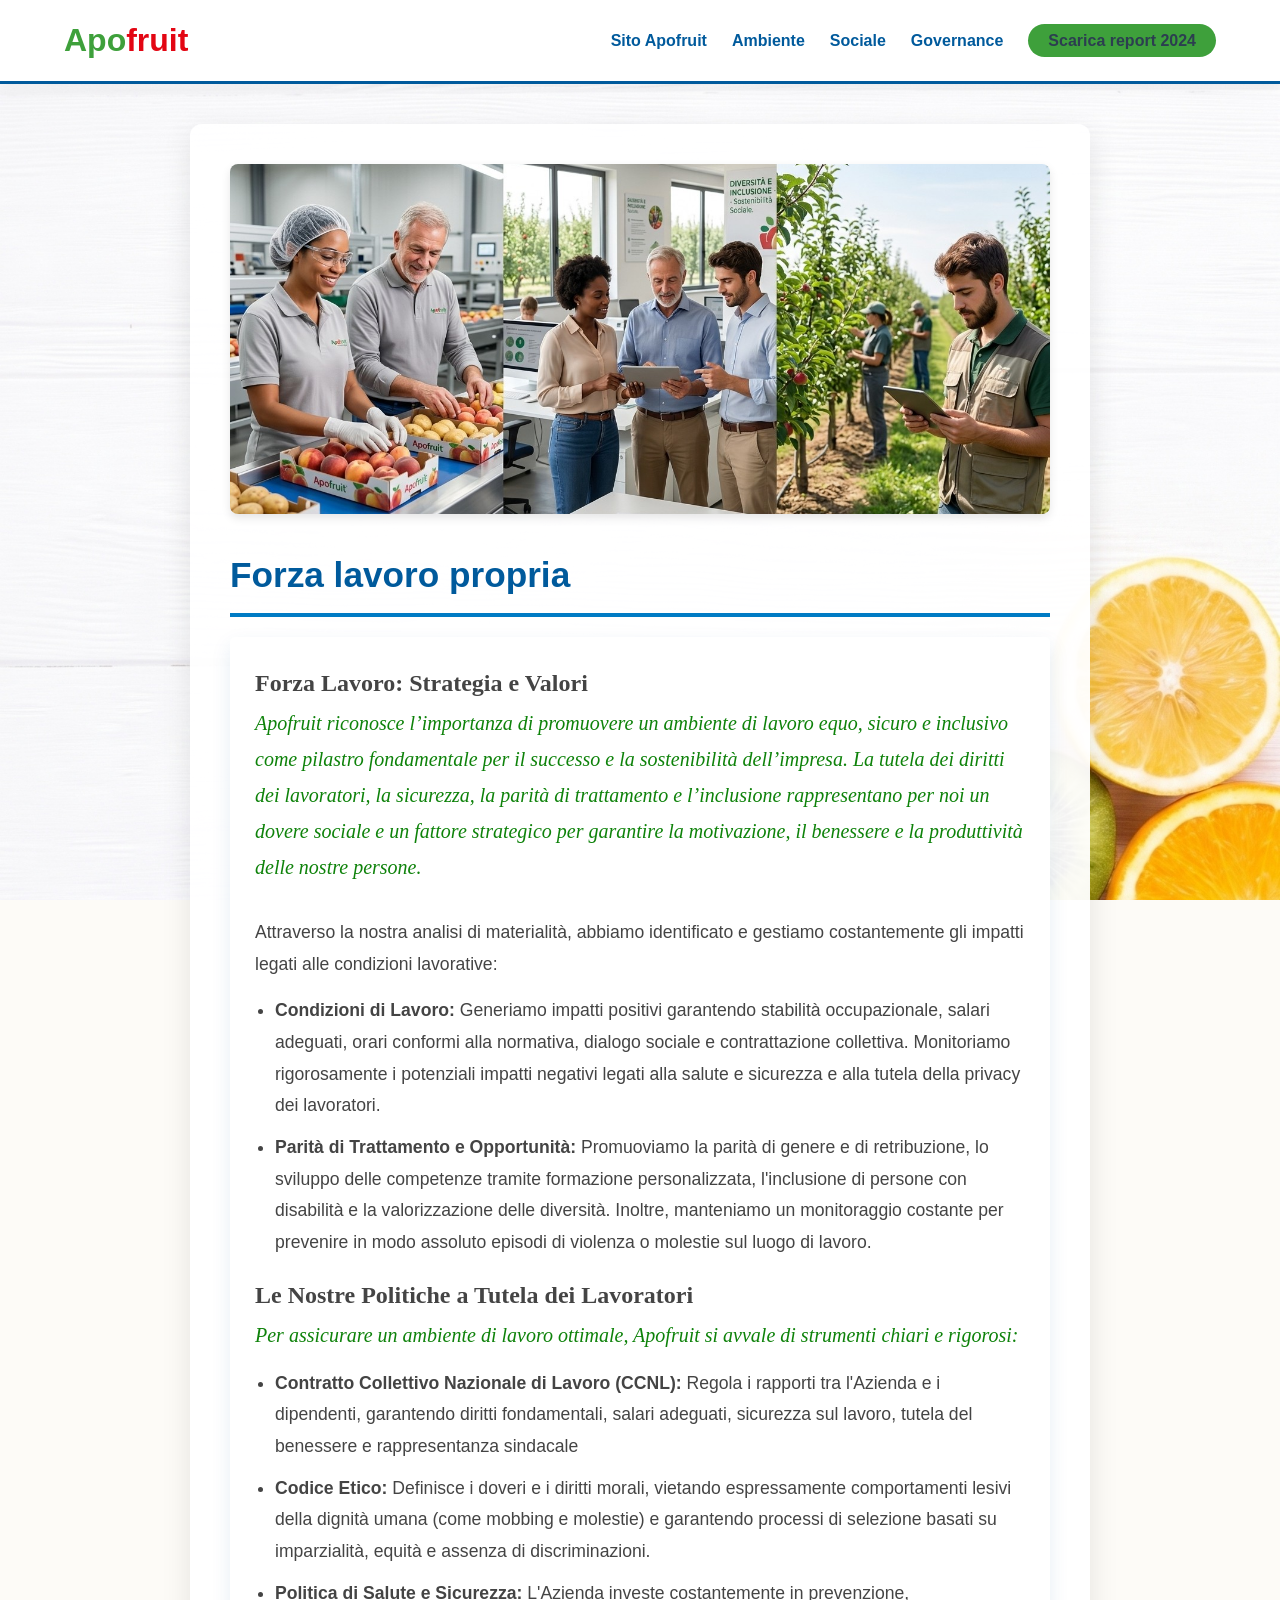
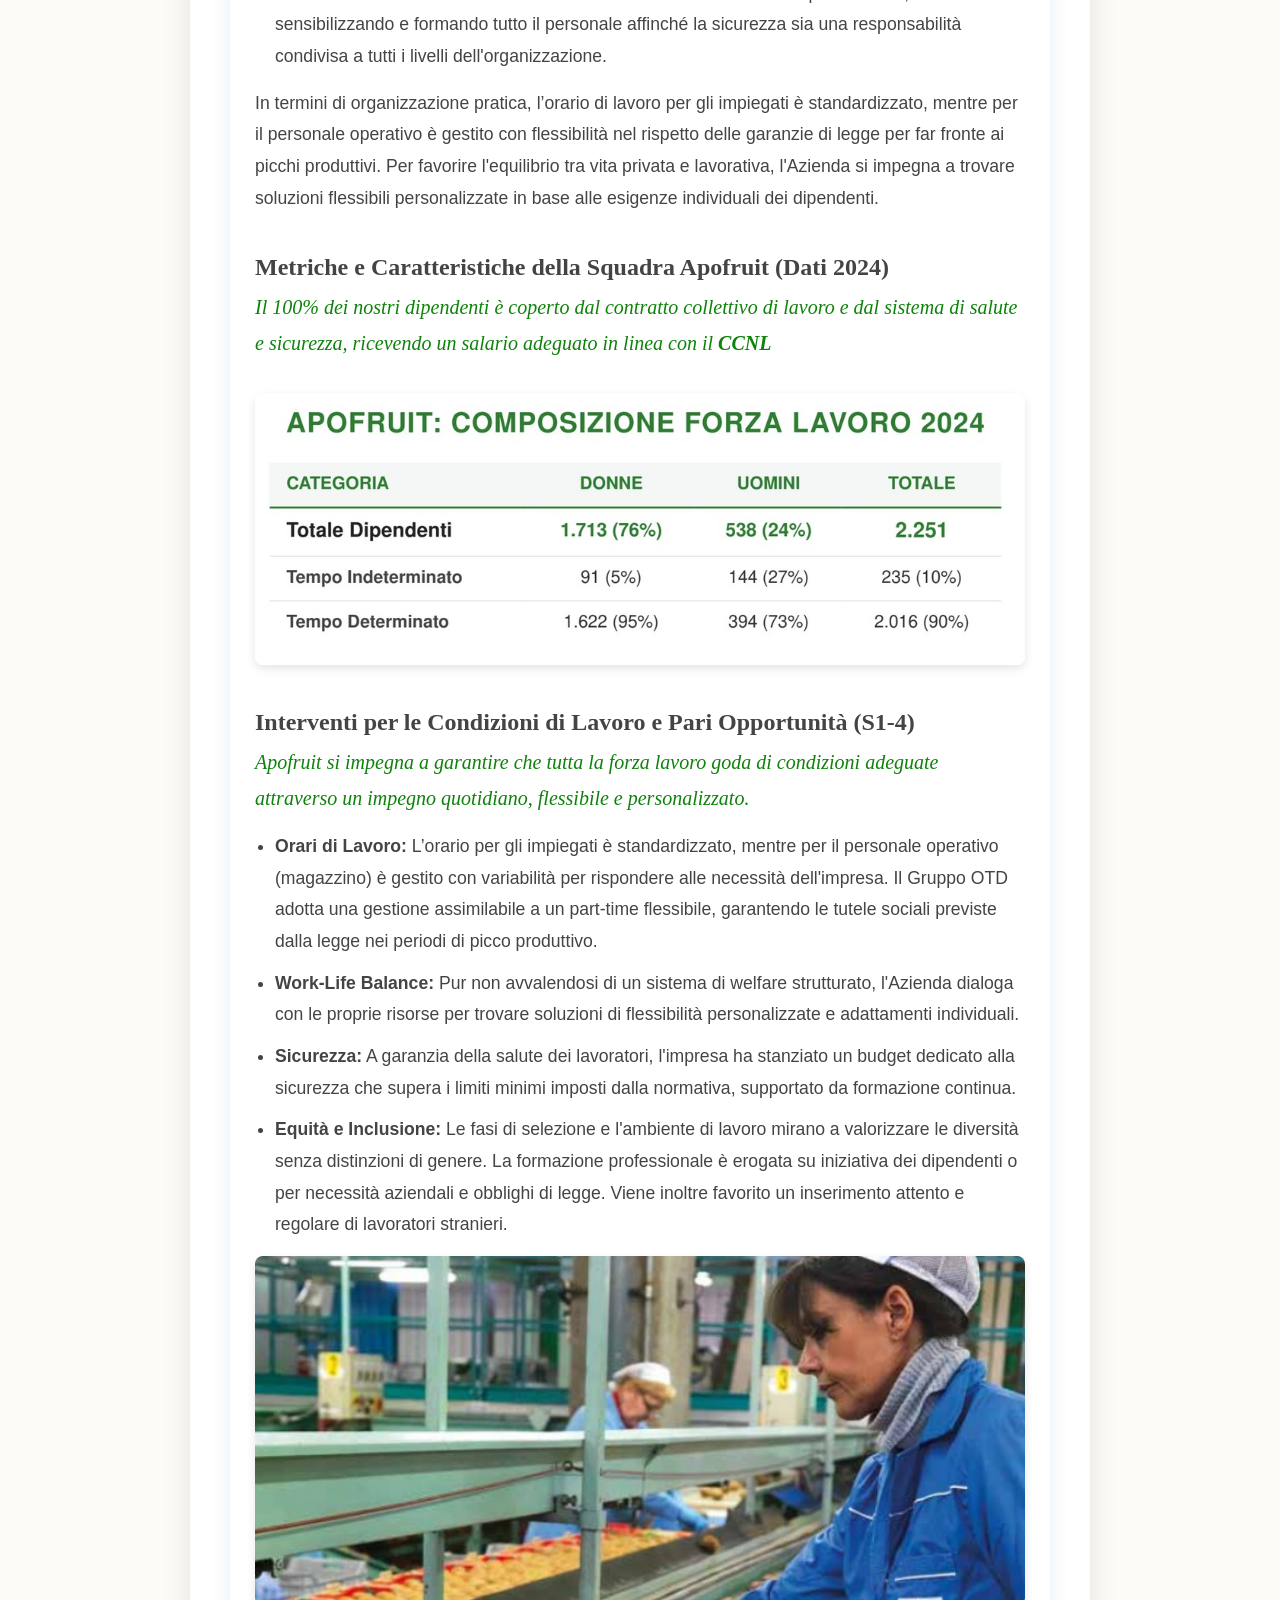
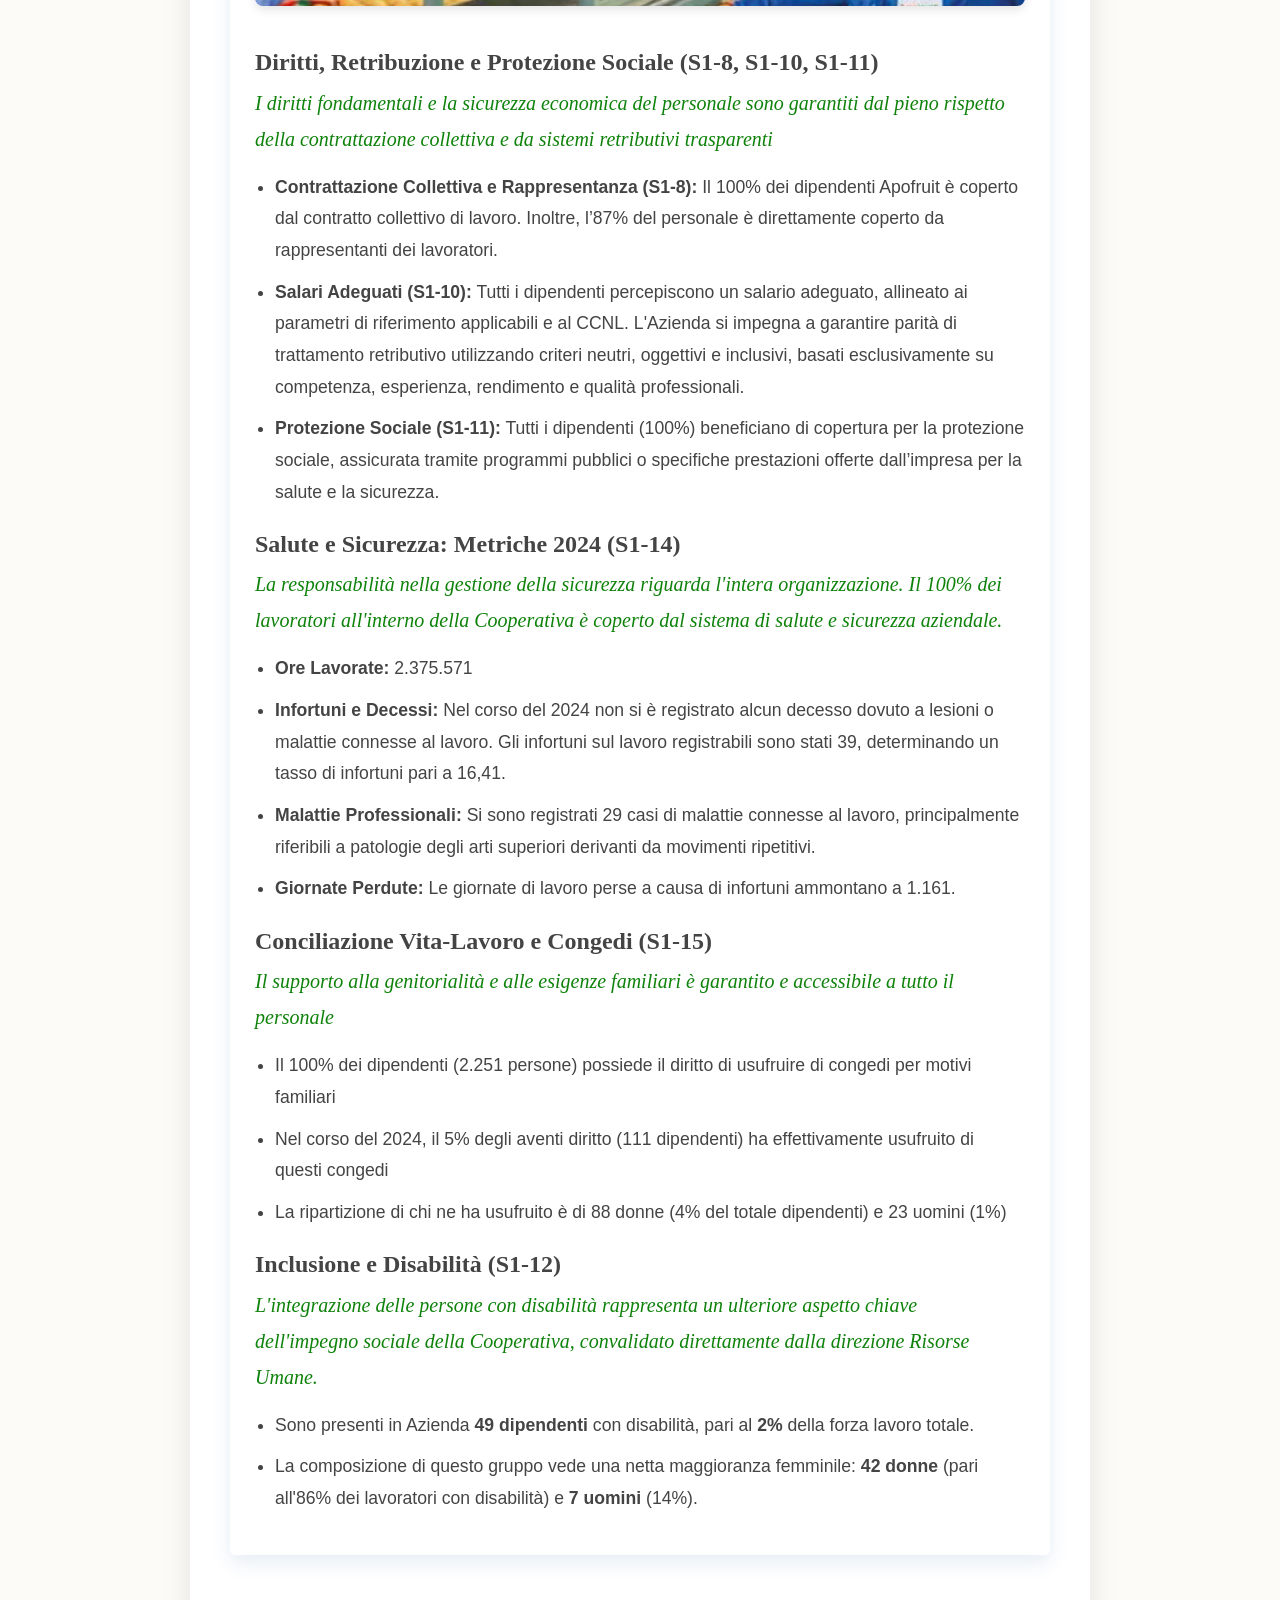
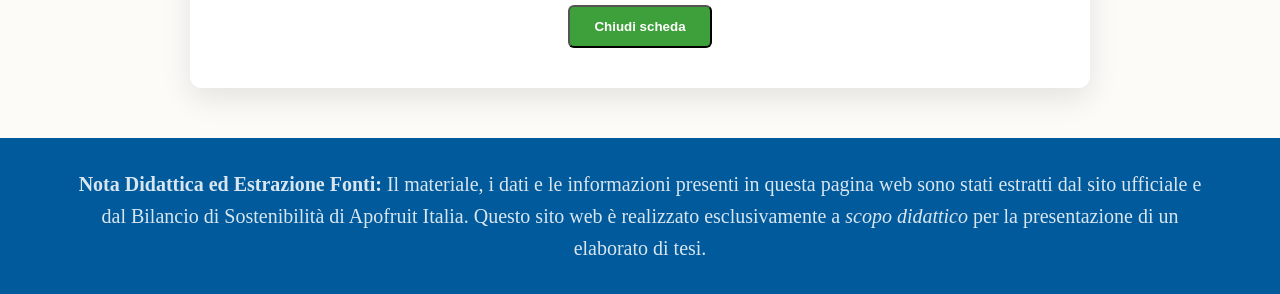
<file: forza_lavoro.html>
<!DOCTYPE html>
<html lang="it">
<head>
    <meta charset="UTF-8">
    <meta name="viewport" content="width=device-width, initial-scale=1.0">
    <link rel="icon" href="img/icon.jpg" type="image/jpg"> <!-- inserisce un'icona nella pagina -->
    <title>Apofruit - Forza Lavoro</title> 
    <link rel="stylesheet" href="style.css">
</head>
<body class="bg-forza"> 

    <nav class="navbar">
        <div class="logo-container">
            <a href="index.html" class="logo">Apo<span>fruit</span></a>
        </div>
        <ul class="nav-links">
            <li><a href="https://www.apofruit.it/" target="_blank">Sito Apofruit</a></li>
            <li><a href="index.html#ambiente">Ambiente</a></li>
            <li><a href="index.html#sociale">Sociale</a></li>
            <li><a href="index.html#governance">Governance</a></li>
            <li><a href="#" class="download-btn">Scarica report 2024</a></li>
        </ul>
    </nav>
    <!-- conteiner principale con le sezioni della pagina, composta da immagini, paragrafi e liste <ul> e <li>-->
    <main class="container">
        <section class="subpage-content">
            <img src="img/ForzaLavoro.jpg" alt="Sostenibilità Apofruit" style="width:100%; max-height:350px; object-fit:cover; border-radius:8px; margin-bottom: 25px; box-shadow: 0 4px 10px rgba(0,0,0,0.1);">
            <h2 class="section-title">Forza lavoro propria</h2>
<div class="text-box">
    <p class="format_tematit">Forza Lavoro: Strategia e Valori</p>
    <p class="paragspec">Apofruit riconosce l’importanza di promuovere un ambiente di lavoro equo, sicuro e inclusivo come pilastro fondamentale per il successo e la sostenibilità dell’impresa. La tutela dei 
       diritti dei lavoratori, la sicurezza, la parità di trattamento e l’inclusione rappresentano per noi un dovere sociale e un fattore strategico per garantire la motivazione, il benessere e la 
       produttività delle nostre persone.</p>
<br>
       <p>Attraverso la nostra analisi di materialità, abbiamo identificato e gestiamo costantemente gli impatti legati alle condizioni lavorative:</p>  
    <ul>
        <li><strong>Condizioni di Lavoro:</strong> Generiamo impatti positivi garantendo stabilità occupazionale, salari adeguati, orari conformi alla normativa, dialogo sociale e contrattazione collettiva. 
             Monitoriamo rigorosamente i potenziali impatti negativi legati alla salute e sicurezza e alla tutela della privacy dei lavoratori.</li>
        <li><strong>Parità di Trattamento e Opportunità:</strong> Promuoviamo la parità di genere e di retribuzione, lo sviluppo delle competenze tramite formazione personalizzata, l'inclusione di persone 
             con disabilità e la valorizzazione delle diversità. Inoltre, manteniamo un monitoraggio costante per prevenire in modo assoluto episodi di violenza o molestie sul luogo di lavoro.</li>
    </ul>
    <p class="format_tematit">Le Nostre Politiche a Tutela dei Lavoratori</p>
    <p class="paragspec">Per assicurare un ambiente di lavoro ottimale, Apofruit si avvale di strumenti chiari e rigorosi:</p>
 
       <ul>
        <li><strong>Contratto Collettivo Nazionale di Lavoro (CCNL):</strong> Regola i rapporti tra l'Azienda e i dipendenti, garantendo diritti fondamentali, salari adeguati, sicurezza sul lavoro, 
             tutela del benessere e rappresentanza sindacale </li>
        <li><strong>Codice Etico:</strong> Definisce i doveri e i diritti morali, vietando espressamente comportamenti lesivi della dignità umana (come mobbing e molestie) e garantendo processi 
             di selezione basati su imparzialità, equità e assenza di discriminazioni.</li>
         <li><strong>Politica di Salute e Sicurezza:</strong> L'Azienda investe costantemente in prevenzione, sensibilizzando e formando tutto il personale affinché la sicurezza sia una 
             responsabilità condivisa a tutti i livelli dell'organizzazione.</li>    
    </ul>
    <p>In termini di organizzazione pratica, l’orario di lavoro per gli impiegati è standardizzato, mentre per il personale operativo è gestito con flessibilità nel rispetto delle garanzie di legge 
        per far fronte ai picchi produttivi. Per favorire l'equilibrio tra vita privata e lavorativa, l'Azienda si impegna a trovare soluzioni flessibili personalizzate in base alle esigenze individuali
        dei dipendenti.</p>
<br>
     <p class="format_tematit">Metriche e Caratteristiche della Squadra Apofruit (Dati 2024)</p>
     <p class="paragspec">Il 100% dei nostri dipendenti è coperto dal contratto collettivo di lavoro e dal sistema di salute e sicurezza, ricevendo un salario adeguato in linea con il <strong>CCNL</strong></p>
<br>
     <img src="img/metric1.jpg" alt="Sostenibilità Apofruit" style="width:100%; max-height:350px; object-fit:cover; border-radius:8px; margin-bottom: 25px; box-shadow: 0 4px 10px rgba(0,0,0,0.1);">
     <p class="format_tematit">Interventi per le Condizioni di Lavoro e Pari Opportunità (S1-4)</p>
     <p class="paragspec">Apofruit si impegna a garantire che tutta la forza lavoro goda di condizioni adeguate attraverso un impegno quotidiano, flessibile e personalizzato.</p>
     <ul>
        <li><strong>Orari di Lavoro:</strong> L’orario per gli impiegati è standardizzato, mentre per il personale operativo (magazzino) è gestito con variabilità per rispondere alle necessità
             dell'impresa. Il Gruppo OTD adotta una gestione assimilabile a un part-time flessibile, garantendo le tutele sociali previste dalla legge nei periodi di picco produttivo.</li>
        <li><strong>Work-Life Balance:</strong> Pur non avvalendosi di un sistema di welfare strutturato, l'Azienda dialoga con le proprie risorse per trovare soluzioni di flessibilità 
            personalizzate e adattamenti individuali.</li>
        <li><strong>Sicurezza:</strong> A garanzia della salute dei lavoratori, l'impresa ha stanziato un budget dedicato alla sicurezza che supera i limiti minimi imposti dalla normativa, 
            supportato da formazione continua.</li>
        <li><strong>Equità e Inclusione:</strong> Le fasi di selezione e l'ambiente di lavoro mirano a valorizzare le diversità senza distinzioni di genere. La formazione professionale è 
            erogata su iniziativa dei dipendenti o per necessità aziendali e obblighi di legge. Viene inoltre favorito un inserimento attento e regolare di lavoratori stranieri.</li>
     </ul>   
     <img src="img/metric2.jpg" alt="Sostenibilità Apofruit" style="width:100%; max-height:350px; object-fit:cover; border-radius:8px; margin-bottom: 25px; box-shadow: 0 4px 10px rgba(0,0,0,0.1);">
     <p class="format_tematit">Diritti, Retribuzione e Protezione Sociale (S1-8, S1-10, S1-11)</p>
     <p class="paragspec">I diritti fondamentali e la sicurezza economica del personale sono garantiti dal pieno rispetto della contrattazione collettiva e da sistemi retributivi trasparenti</p>
     <ul>
        <li><strong>Contrattazione Collettiva e Rappresentanza (S1-8):</strong> Il 100% dei dipendenti Apofruit è coperto dal contratto collettivo di lavoro. Inoltre, l’87% del 
            personale è direttamente coperto da rappresentanti dei lavoratori.</li>
        <li><strong>Salari Adeguati (S1-10):</strong> Tutti i dipendenti percepiscono un salario adeguato, allineato ai parametri di riferimento applicabili e al CCNL. L'Azienda 
            si impegna a garantire parità di trattamento retributivo utilizzando criteri neutri, oggettivi e inclusivi, basati esclusivamente su competenza, esperienza, rendimento e qualità professionali.</li>
        <li><strong>Protezione Sociale (S1-11):</strong> Tutti i dipendenti (100%) beneficiano di copertura per la protezione sociale, assicurata tramite programmi pubblici o specifiche prestazioni offerte 
            dall’impresa per la salute e la sicurezza.</li>
        </ul>
    <p class="format_tematit">Salute e Sicurezza: Metriche 2024 (S1-14)</p>
     <p class="paragspec">La responsabilità nella gestione della sicurezza riguarda l'intera organizzazione. Il 100% dei lavoratori all'interno della Cooperativa è coperto dal sistema di salute 
        e sicurezza aziendale.</p>
     <ul>
        <li><strong>Ore Lavorate:</strong> 2.375.571</li>
        <li><strong>Infortuni e Decessi:</strong> Nel corso del 2024 non si è registrato alcun decesso dovuto a lesioni o malattie connesse al lavoro. Gli infortuni sul lavoro registrabili 
            sono stati 39, determinando un tasso di infortuni pari a 16,41.</li>
        <li><strong>Malattie Professionali:</strong> Si sono registrati 29 casi di malattie connesse al lavoro, principalmente riferibili a patologie degli arti superiori derivanti da 
            movimenti ripetitivi.</li>
        <li><strong>Giornate Perdute:</strong> Le giornate di lavoro perse a causa di infortuni ammontano a 1.161.</li>
     </ul>
     <p class="format_tematit">Conciliazione Vita-Lavoro e Congedi (S1-15)</p>
     <p class="paragspec">Il supporto alla genitorialità e alle esigenze familiari è garantito e accessibile a tutto il personale</p>
     <ul>
        <li>Il 100% dei dipendenti (2.251 persone) possiede il diritto di usufruire di congedi per motivi familiari</li>
        <li>Nel corso del 2024, il 5% degli aventi diritto (111 dipendenti) ha effettivamente usufruito di questi congedi</li>
        <li>La ripartizione di chi ne ha usufruito è di 88 donne (4% del totale dipendenti) e 23 uomini (1%)</li>
     </ul>  
     <p class="format_tematit">Inclusione e Disabilità (S1-12)</p>
     <p class="paragspec">L'integrazione delle persone con disabilità rappresenta un ulteriore aspetto chiave dell'impegno sociale della Cooperativa, convalidato direttamente dalla direzione Risorse Umane. </p>
     <ul>
        <li><strong></strong>Sono presenti in Azienda <strong>49 dipendenti</strong> con disabilità, pari al <strong>2%</strong> della forza lavoro totale. </li>
        <li><strong></strong>La composizione di questo gruppo vede una netta maggioranza femminile: <strong>42 donne</strong> (pari all'86% dei lavoratori con disabilità) e <strong>7 uomini</strong> (14%). </li>

     </ul>     
</div>
<div style="text-align: center; margin-top: 50px;">
        <button onclick="window.close()" class="btn-ritorno">Chiudi scheda</button> <!-- frammeto Javascript per chiudere la pagina attuale mediante un bottone e tormare a quella precede-->
</div> 
        </section>
    </main>

    <footer class="site-footer">
        <p><strong>Nota Didattica ed Estrazione Fonti:</strong> Il materiale, i dati e le informazioni presenti in questa pagina web sono stati estratti dal sito ufficiale e dal Bilancio di Sostenibilità di Apofruit Italia. Questo sito web è realizzato esclusivamente a <em>scopo didattico</em> per la presentazione di un elaborato di tesi.</p>
    </footer>

</body>
</html>
</file>
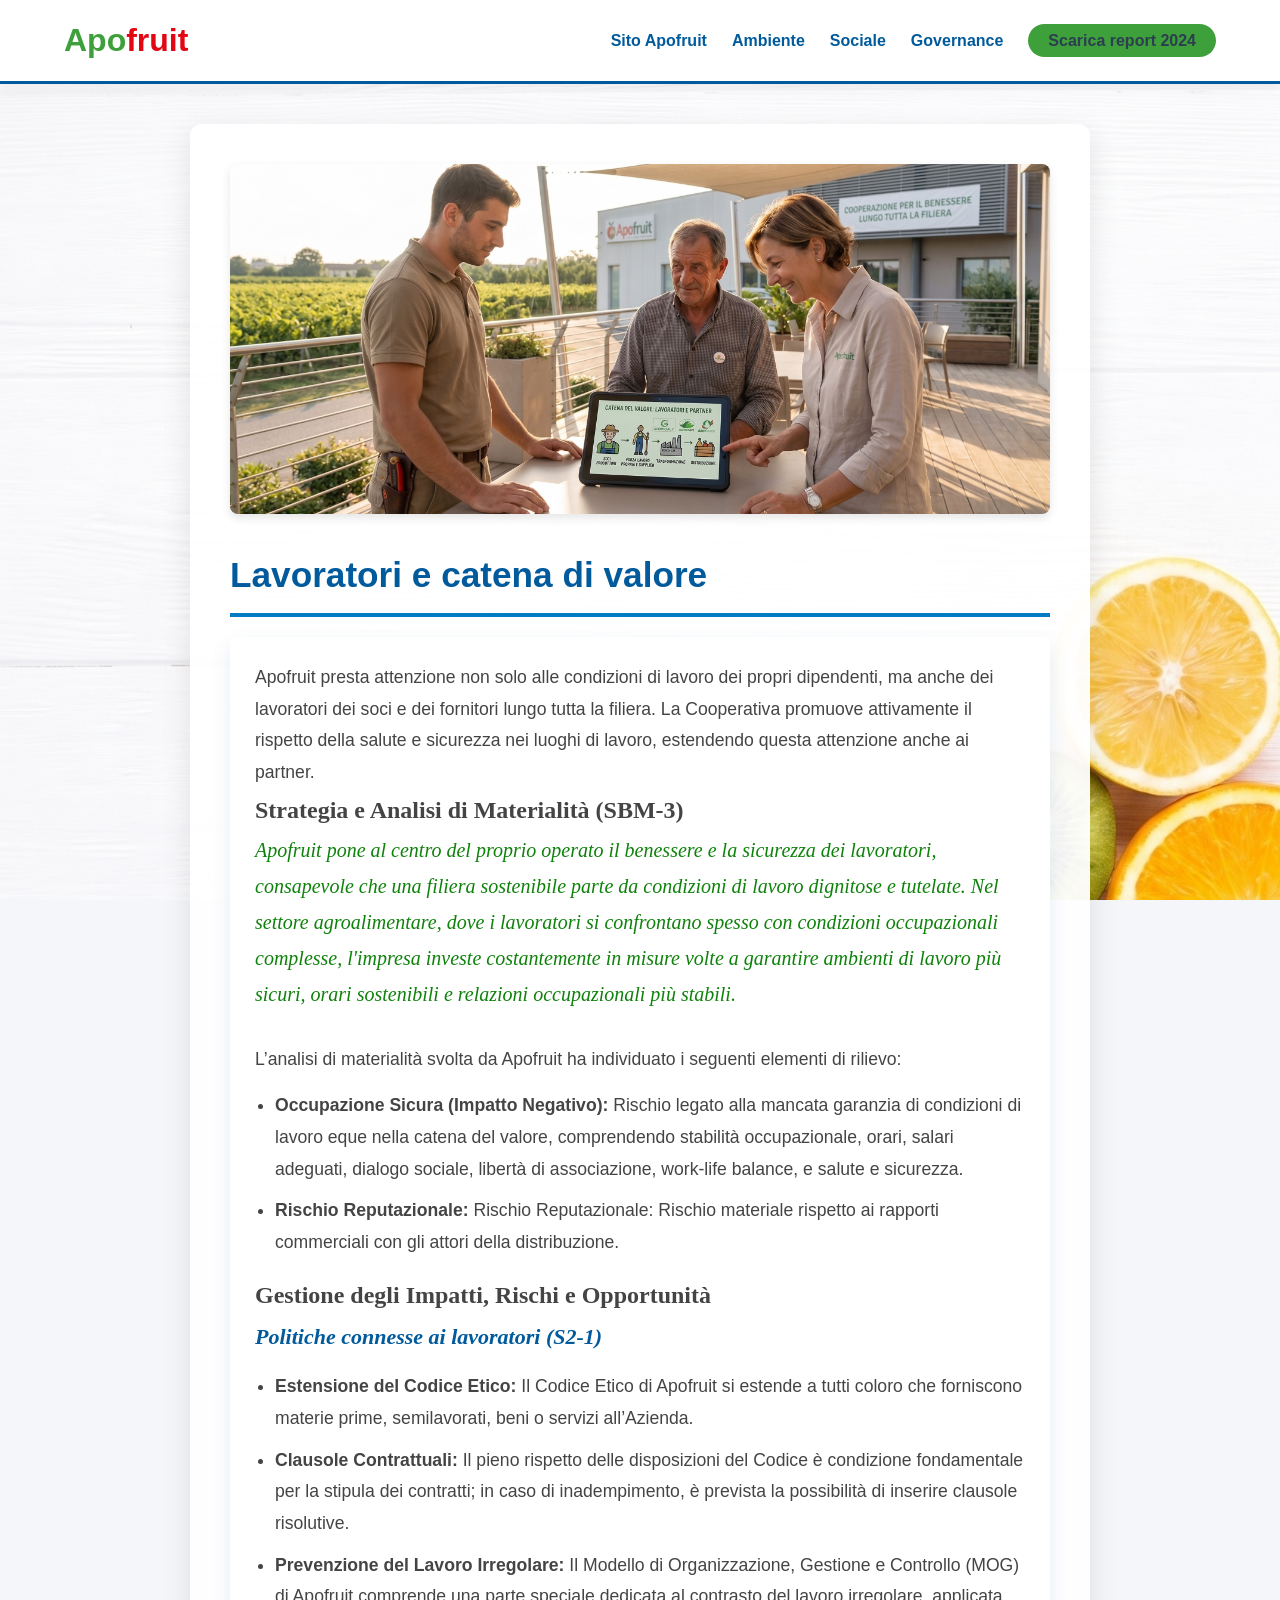
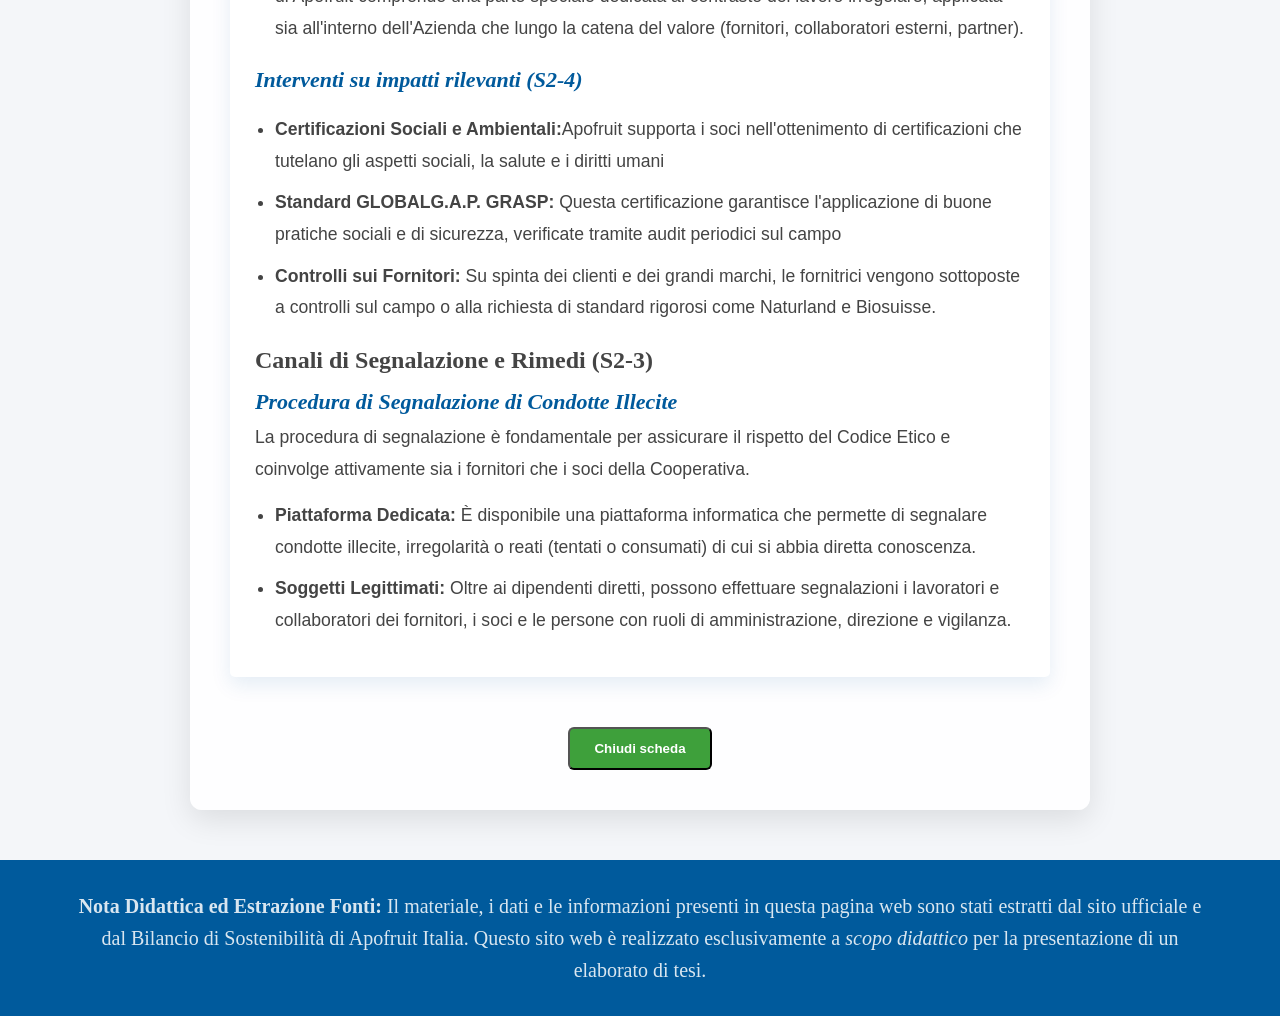
<file: lavoratori_catena.html>
<!DOCTYPE html>
<html lang="it">
<head>
    <meta charset="UTF-8">
    <meta name="viewport" content="width=device-width, initial-scale=1.0">
    <link rel="icon" href="img/icon.jpg" type="image/jpg"> <!-- inserisce un'icona nella pagina -->
    <title>Apofruit - Lavoratori nella Catena</title> 
    <link rel="stylesheet" href="style.css">
</head>
<body class="bg-catena"> 

    <nav class="navbar">
        <div class="logo-container">
            <a href="index.html" class="logo">Apo<span>fruit</span></a>
        </div>
        <ul class="nav-links">
            <li><a href="https://www.apofruit.it/" target="_blank">Sito Apofruit</a></li>
            <li><a href="index.html#ambiente">Ambiente</a></li>
            <li><a href="index.html#sociale">Sociale</a></li>
            <li><a href="index.html#governance">Governance</a></li>
            <li><a href="#" class="download-btn">Scarica report 2024</a></li>
        </ul>
    </nav>
    <!-- conteiner principale con le sezioni della pagina, composta da immagini, paragrafi e liste <ul> e <li>-->
    <main class="container">
        <section class="subpage-content">
            <img src="img/lavoratori.jpg" alt="Sostenibilità Apofruit" style="width:100%; max-height:350px; object-fit:cover; border-radius:8px; margin-bottom: 25px; box-shadow: 0 4px 10px rgba(0,0,0,0.1);">
            <h2 class="section-title">Lavoratori e catena di valore</h2>
<div class="text-box">
    <p>Apofruit presta attenzione non solo alle condizioni di lavoro dei propri dipendenti, ma anche dei lavoratori dei soci e dei fornitori lungo tutta la filiera. La Cooperativa promuove 
        attivamente il rispetto della salute e sicurezza nei luoghi di lavoro, estendendo questa attenzione anche ai partner.</p>
    <p class="format_tematit">Strategia e Analisi di Materialità (SBM-3)</p>
    <p class="paragspec">Apofruit pone al centro del proprio operato il benessere e la sicurezza dei lavoratori, consapevole che una filiera sostenibile parte da condizioni di lavoro dignitose e tutelate. 
        Nel settore agroalimentare, dove i lavoratori si confrontano spesso con condizioni occupazionali complesse, l'impresa investe costantemente in misure volte a garantire ambienti di lavoro più sicuri, 
        orari sostenibili e relazioni occupazionali più stabili.</p>
<br>
    <p>L’analisi di materialità svolta da Apofruit ha individuato i seguenti elementi di rilievo:</p>
    <ul>
        <li><strong>Occupazione Sicura (Impatto Negativo):</strong> Rischio legato alla mancata garanzia di condizioni di lavoro eque nella catena del valore, comprendendo stabilità occupazionale, 
            orari, salari adeguati, dialogo sociale, libertà di associazione, work-life balance, e salute e sicurezza. </li>
        <li><strong>Rischio Reputazionale:</strong> Rischio Reputazionale: Rischio materiale rispetto ai rapporti commerciali con gli attori della distribuzione.</li>
    </ul>
    
     <p class="format_tematit">Gestione degli Impatti, Rischi e Opportunità</p>
     <p style="font-family: 'Times New Roman', Times, serif; font-size: 22px; font-style: italic; font-weight: bold; color:#005a9c">Politiche connesse ai lavoratori (S2-1) </p>
     <ul>
        <li><strong>Estensione del Codice Etico:</strong> Il Codice Etico di Apofruit si estende a tutti coloro che forniscono materie prime, semilavorati, beni o servizi all’Azienda. </li>
        <li><strong>Clausole Contrattuali:</strong> Il pieno rispetto delle disposizioni del Codice è condizione fondamentale per la stipula dei contratti; in caso di inadempimento, 
            è prevista la possibilità di inserire clausole risolutive.</li>
        <li><strong>Prevenzione del Lavoro Irregolare:</strong> Il Modello di Organizzazione, Gestione e Controllo (MOG) di Apofruit comprende una parte speciale dedicata al 
            contrasto del lavoro irregolare, applicata sia all'interno dell'Azienda che lungo la catena del valore (fornitori, collaboratori esterni, partner).</li>
    </ul>  

    <p style="font-family: 'Times New Roman', Times, serif; font-size: 22px; font-style: italic; font-weight: bold; color:#005a9c">Interventi su impatti rilevanti (S2-4)</p>
     <ul>
        <li><strong>Certificazioni Sociali e Ambientali:</strong>Apofruit supporta i soci nell'ottenimento di certificazioni che tutelano gli aspetti sociali, la salute e i diritti umani</li>
        <li><strong>Standard GLOBALG.A.P. GRASP:</strong> Questa certificazione garantisce l'applicazione di buone pratiche sociali e di sicurezza, verificate tramite audit periodici sul campo </li>
        <li><strong>Controlli sui Fornitori:</strong> Su spinta dei clienti e dei grandi marchi, le fornitrici vengono sottoposte a controlli sul campo o alla richiesta di standard 
            rigorosi come Naturland e Biosuisse.</li>
    </ul>
    
    <p class="format_tematit">Canali di Segnalazione e Rimedi (S2-3)</p>
    <p style="font-family: 'Times New Roman', Times, serif; font-size: 22px; font-style: italic; font-weight: bold; color:#005a9c">Procedura di Segnalazione di Condotte Illecite</p>
    <p>La procedura di segnalazione è fondamentale per assicurare il rispetto del Codice Etico e coinvolge attivamente sia i fornitori che i soci della Cooperativa.</p>
    <ul>
        <li><strong>Piattaforma Dedicata:</strong> È disponibile una piattaforma informatica che permette di segnalare condotte illecite, irregolarità o reati (tentati o consumati) 
            di cui si abbia diretta conoscenza.</li>
        <li><strong>Soggetti Legittimati:</strong> Oltre ai dipendenti diretti, possono effettuare segnalazioni i lavoratori e collaboratori dei fornitori, i soci e le persone con 
            ruoli di amministrazione, direzione e vigilanza.</li>
    </ul>  
  
</div>
<div style="text-align: center; margin-top: 50px;">
        <button onclick="window.close()" class="btn-ritorno">Chiudi scheda</button> <!-- frammeto Javascript per chiudere la pagina attuale mediante un bottone e tormare a quella precede-->
</div> 
        </section>
    </main>

    <footer class="site-footer">
        <p><strong>Nota Didattica ed Estrazione Fonti:</strong> Il materiale, i dati e le informazioni presenti in questa pagina web sono stati estratti dal sito ufficiale e dal Bilancio di Sostenibilità di Apofruit Italia. Questo sito web è realizzato esclusivamente a <em>scopo didattico</em> per la presentazione di un elaborato di tesi.</p>
    </footer>

</body>
</html>
</file>
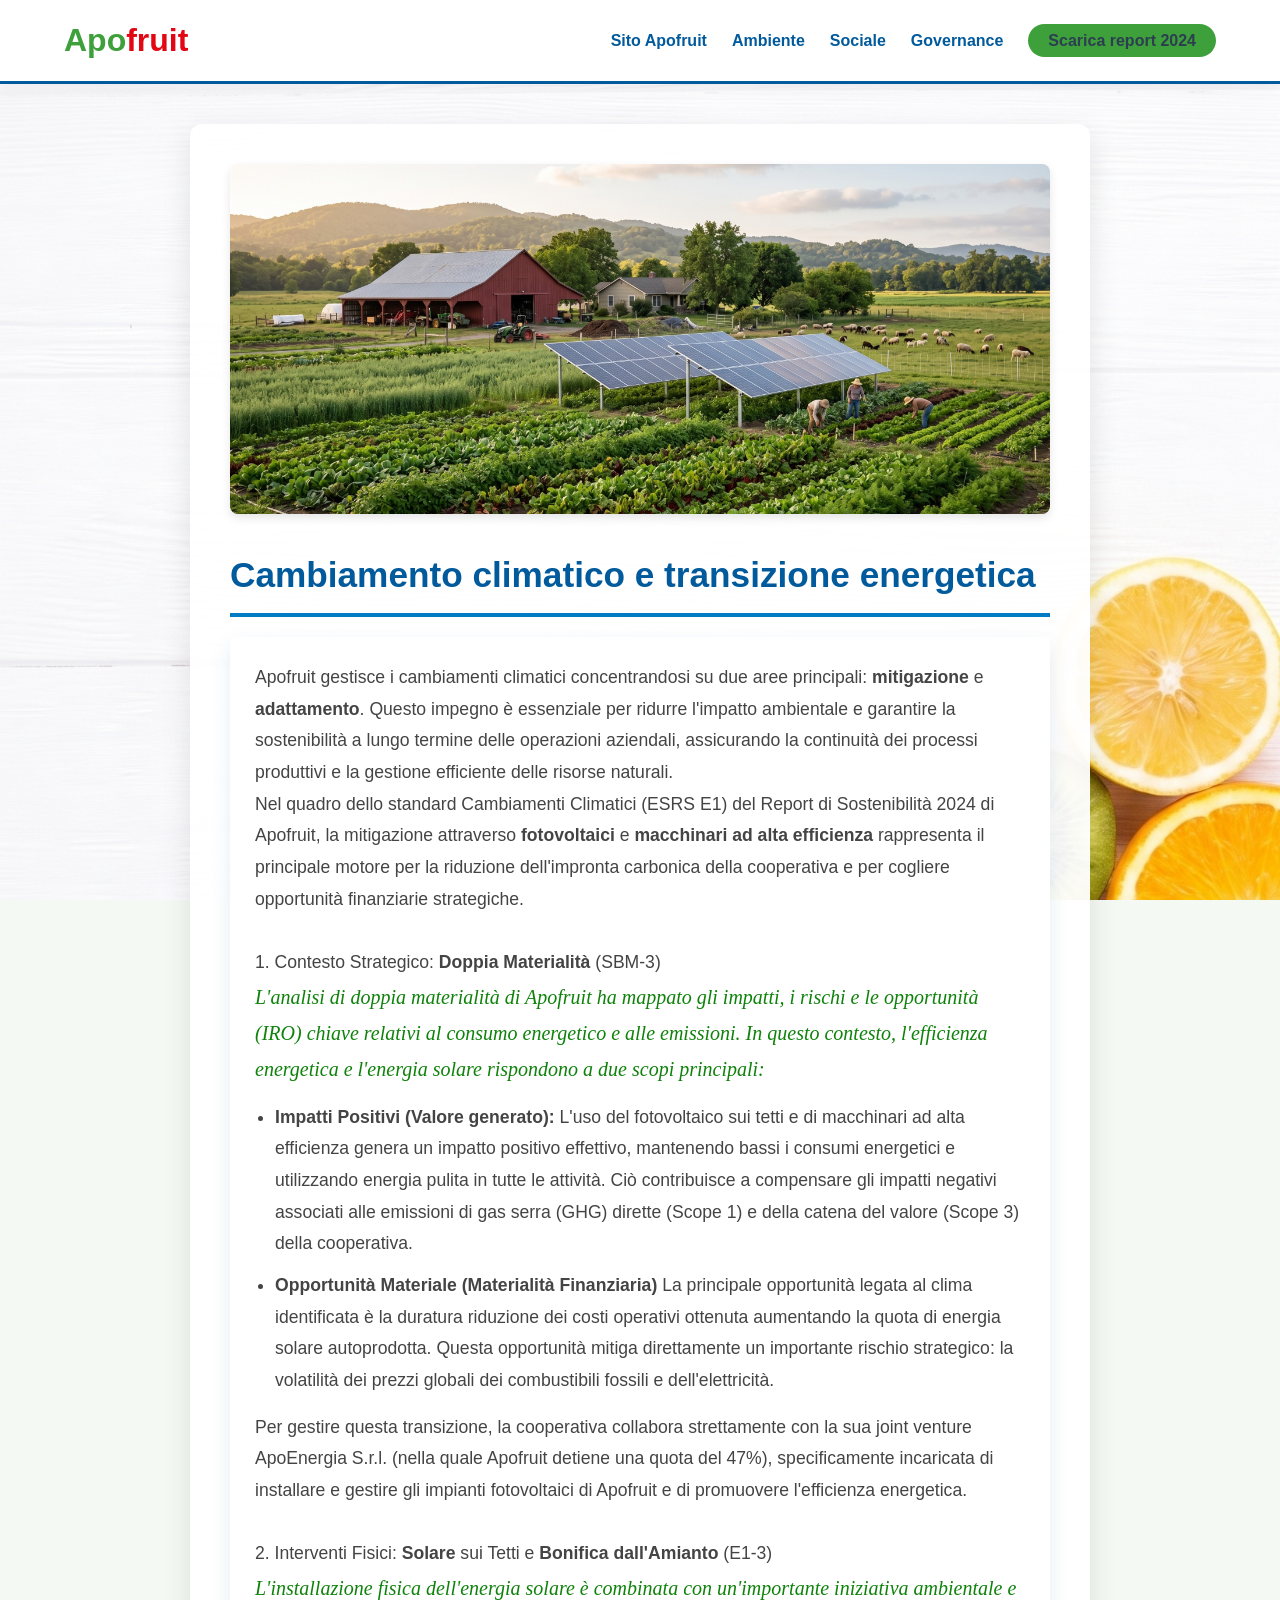
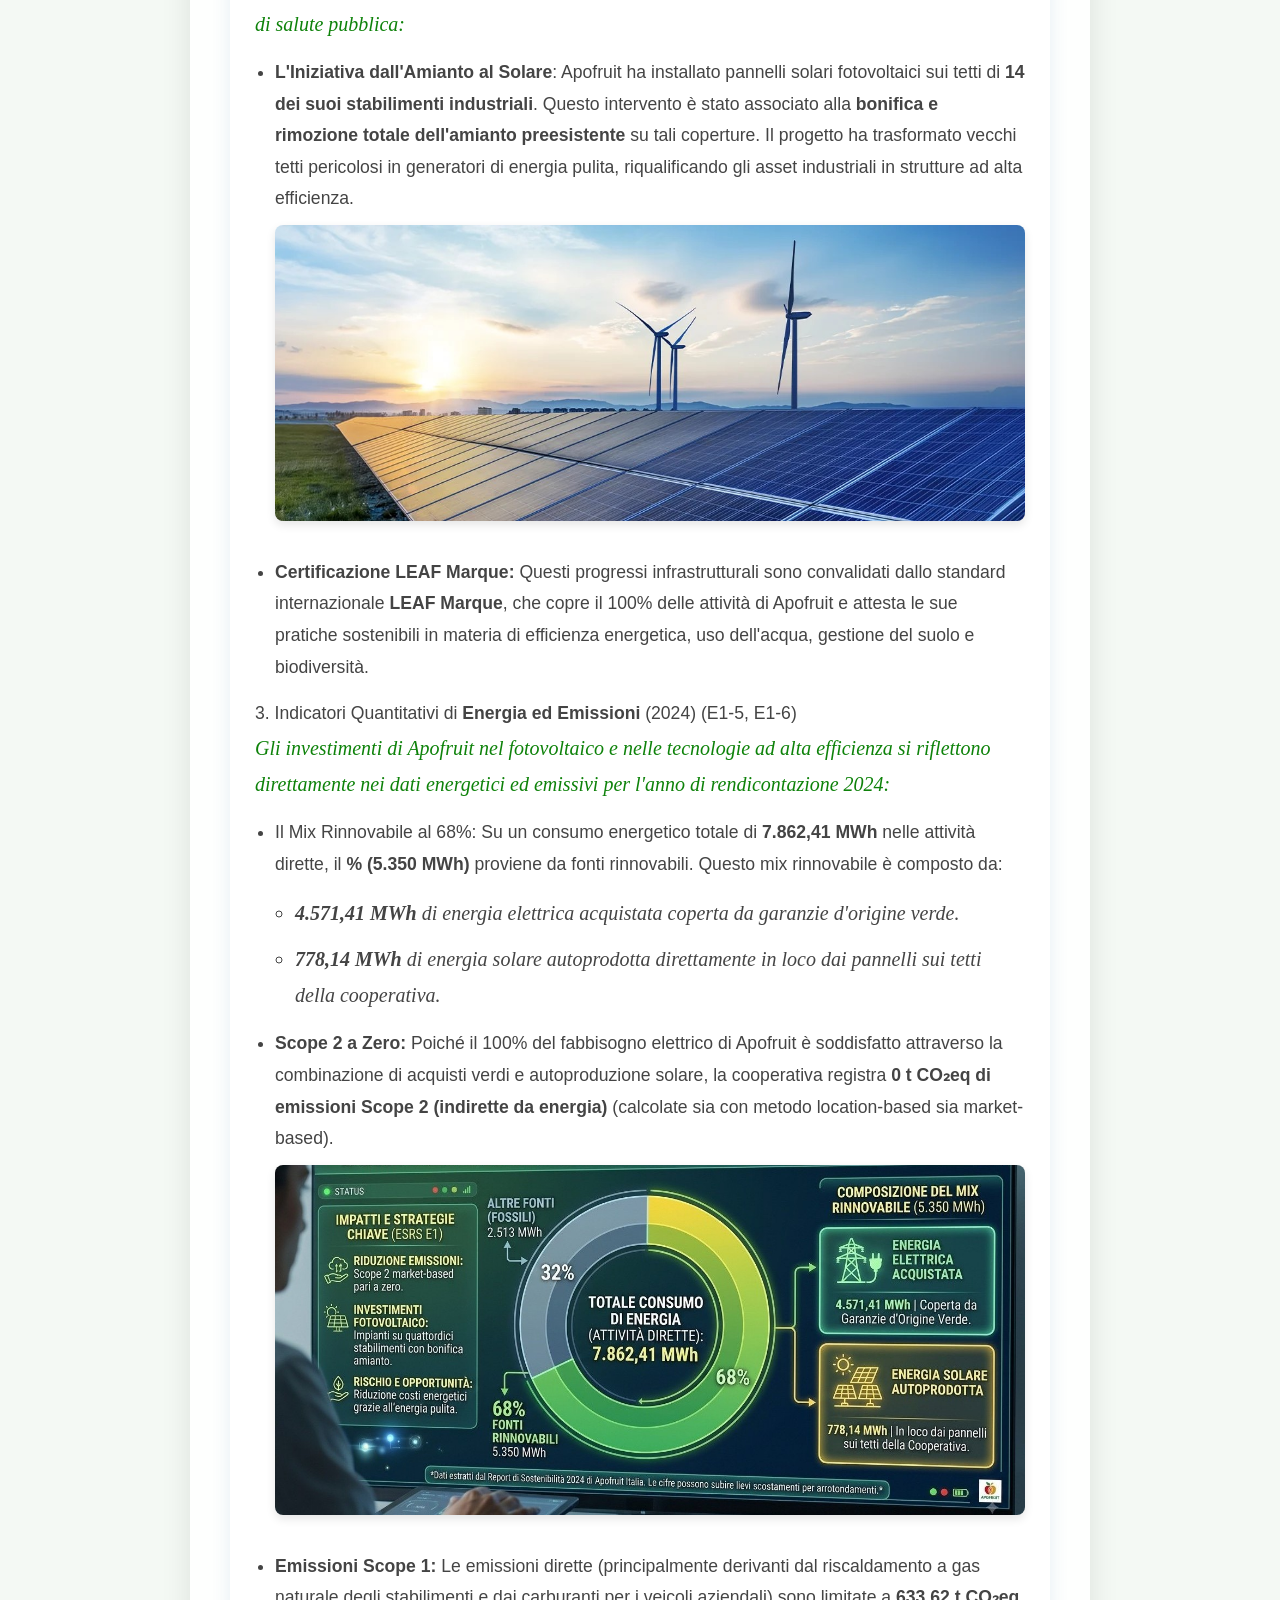
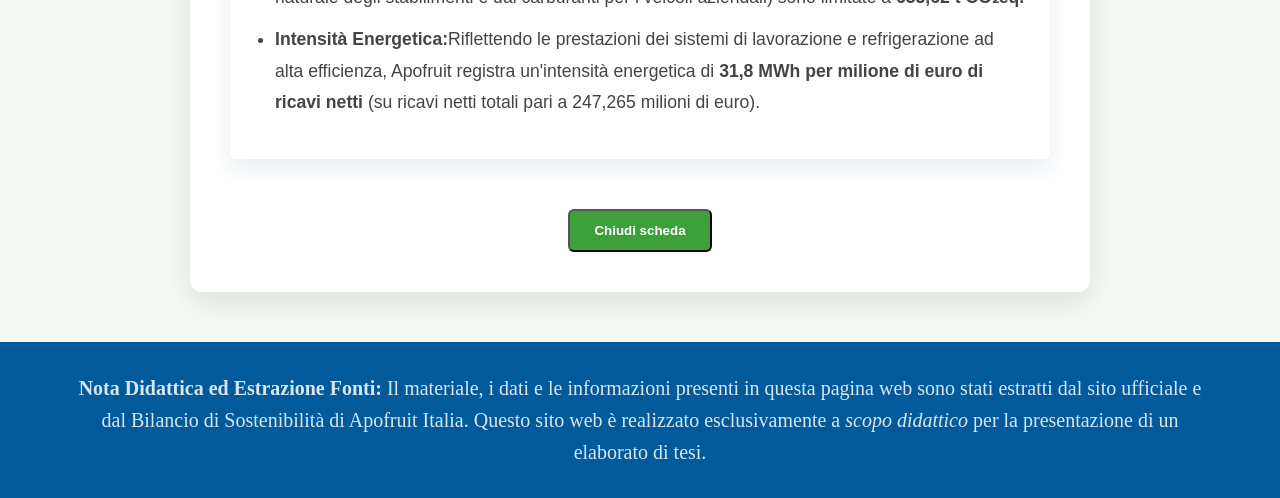
<file: mitigazione_climatica.html>
<!DOCTYPE html>
<html lang="it">
<head>
    <meta charset="UTF-8">
    <meta name="viewport" content="width=device-width, initial-scale=1.0">
    <link rel="icon" href="img/icon.jpg" type="image/jpg"> <!-- inserisce un'icona nella pagina -->
    <title>Apofruit - Cambiamento Climatico</title> 
    <link rel="stylesheet" href="style.css">
</head>
<body class="bg-clima"> 

    <!-- barra di navigazione principale -->
    <nav class="navbar">
        <div class="logo-container">
            <a href="index.html" class="logo">Apo<span>fruit</span></a>
        </div>
        <ul class="nav-links"> <!-- creo una lista con i diversi le ancore ei collegamenti -->
            <li><a href="https://www.apofruit.it/">Sito Apofruit</a></li>
            <li><a href="index.html#ambiente">Ambiente</a></li>
            <li><a href="index.html#sociale">Sociale</a></li>
            <li><a href="index.html#governance">Governance</a></li>
            <li><a href="#" class="download-btn">Scarica report 2024</a></li>
        </ul>
    </nav>
<!-- conteiner principale con le sezioni della pagina, composta da immagini, paragrafi e liste <ul> e <li>-->
    <main class="container">
        <section class="subpage-content">
            <img src="img/sostenibile.jpg" alt="Sostenibilità Apofruit" style="width:100%; max-height:350px; object-fit:cover; border-radius:8px; margin-bottom: 25px; box-shadow: 0 4px 10px rgba(0,0,0,0.1);">
            <h2 class="section-title">Cambiamento climatico e transizione energetica</h2>
<div class="text-box">
    
    <p>Apofruit gestisce i cambiamenti climatici concentrandosi su due aree principali: <strong>mitigazione</strong> e <strong>adattamento</strong>. Questo impegno è essenziale per ridurre l'impatto ambientale 
       e garantire la sostenibilità a lungo termine delle operazioni aziendali, assicurando la continuità dei processi produttivi e la gestione efficiente delle risorse naturali.</p>
    <p>Nel quadro dello standard Cambiamenti Climatici (ESRS E1) del Report di Sostenibilità 2024 di Apofruit, la mitigazione attraverso <strong>fotovoltaici</strong> e <strong>macchinari ad alta efficienza</strong>
       rappresenta il principale motore per la riduzione dell'impronta carbonica della cooperativa e per cogliere opportunità finanziarie strategiche.</p>
    <br>
    <p>1. Contesto Strategico: <strong> Doppia Materialità </strong>(SBM-3)</p> 
    <p class="paragspec">L'analisi di doppia materialità di Apofruit ha mappato gli impatti, i rischi e le opportunità (IRO) chiave relativi al consumo energetico e alle emissioni. In questo contesto, l'efficienza energetica e 
       l'energia solare rispondono a due scopi principali:</p>
    <ul>
        <li><strong>Impatti Positivi (Valore generato):</strong> L'uso del fotovoltaico sui tetti e di macchinari ad alta efficienza genera un impatto positivo effettivo, mantenendo bassi i consumi energetici e 
                    utilizzando energia pulita in tutte le attività. Ciò contribuisce a compensare gli impatti negativi associati alle emissioni di gas serra (GHG) dirette (Scope 1) e della catena del valore (Scope 3)
                    della cooperativa.</li>
        <li><strong>Opportunità Materiale (Materialità Finanziaria)</strong> La principale opportunità legata al clima identificata è la duratura riduzione dei costi operativi ottenuta aumentando la quota di energia 
                    solare autoprodotta. Questa opportunità mitiga direttamente un importante rischio strategico: la volatilità dei prezzi globali dei combustibili fossili e dell'elettricità.</li>
    </ul>
    
    <p>Per gestire questa transizione, la cooperativa collabora strettamente con la sua joint venture ApoEnergia S.r.l. (nella quale Apofruit detiene una quota del 47%), specificamente incaricata di installare e 
        gestire gli impianti fotovoltaici di Apofruit e di promuovere l'efficienza energetica.</p>  

    
    <br>
    
    <p>2. Interventi Fisici: <strong>Solare</strong> sui Tetti e <strong>Bonifica dall'Amianto</strong> (E1-3)</p> 
    
    <p class="paragspec">L'installazione fisica dell'energia solare è combinata con un'importante iniziativa ambientale e di salute pubblica:</p>  <!-- questo paragrafo prende il formato definito nella classe "paragspec"-->
    
    <ul>
        <li><strong>L'Iniziativa dall'Amianto al Solare</strong>: Apofruit ha installato pannelli solari fotovoltaici sui tetti di <strong>14 dei suoi stabilimenti industriali</strong>. Questo intervento è stato associato
                     alla <strong>bonifica e rimozione totale dell'amianto preesistente</strong> su tali coperture. Il progetto ha trasformato vecchi tetti pericolosi in generatori di energia pulita, riqualificando gli asset 
                                  industriali in strutture ad alta efficienza.</li>
            <img src="img/ener_rinnovabili.jpg" alt="Sostenibilità Apofruit" style="width:100%; max-height:350px; object-fit:cover; border-radius:8px; margin-bottom: 25px; box-shadow: 0 4px 10px rgba(0,0,0,0.1);">                      
        
        <li><strong>Certificazione LEAF Marque:</strong> Questi progressi infrastrutturali sono convalidati dallo standard internazionale <strong>LEAF Marque</strong>, che copre il 100% delle attività di Apofruit e attesta le sue pratiche sostenibili
            in materia di efficienza energetica, uso dell'acqua, gestione del suolo e biodiversità.</li>
    </ul> 
  
    <p>3. Indicatori Quantitativi di <strong>Energia ed Emissioni</strong> (2024) (E1-5, E1-6)</p> 
    
    <p class="paragspec">Gli investimenti di Apofruit nel fotovoltaico e nelle tecnologie ad alta efficienza si riflettono direttamente nei dati energetici ed emissivi per l'anno di rendicontazione 2024:</p> 
    
    <ul>
        <li>Il Mix Rinnovabile al 68%: Su un consumo energetico totale di <strong>7.862,41 MWh </strong>nelle attività dirette, il <strong>% (5.350 MWh) </strong>proviene da fonti rinnovabili. Questo mix rinnovabile è composto da:</li>
           
            <ul  class="format_stlist">
                <li><strong>4.571,41 MWh</strong> di energia elettrica acquistata coperta da garanzie d'origine verde.</li>
                <li><strong>778,14 MWh </strong> di energia solare autoprodotta direttamente in loco dai pannelli sui tetti della cooperativa.</li>
            </ul>
         
        <li><strong>Scope 2 a Zero:</strong> Poiché il 100% del fabbisogno elettrico di Apofruit è soddisfatto attraverso la combinazione di acquisti verdi e autoproduzione solare, la cooperativa registra <strong>0 t CO₂eq di emissioni 
            Scope 2 (indirette da energia)</strong> (calcolate sia con metodo location-based sia market-based).</li>
        
        <img src="img/emissioni.jpg" alt="Sostenibilità Apofruit" style="width:100%; max-height:350px; object-fit:cover; border-radius:8px; margin-bottom: 25px; box-shadow: 0 4px 10px rgba(0,0,0,0.1);"> 

        <li><strong>Emissioni Scope 1:</strong> Le emissioni dirette (principalmente derivanti dal riscaldamento a gas naturale degli stabilimenti e dai carburanti per i veicoli aziendali) sono limitate 
                    a <strong>633,62 t CO₂eq.</strong></li>
        
        <li><strong>Intensità Energetica:</strong>Riflettendo le prestazioni dei sistemi di lavorazione e refrigerazione ad alta efficienza, Apofruit registra un'intensità energetica di <strong>31,8 MWh per milione di euro di ricavi 
            netti</strong> (su ricavi netti totali pari a 247,265 milioni di euro).</li>
        
    </ul> 
    
    
</div>

<div style="text-align: center; margin-top: 50px;">
        <button onclick="window.close()" class="btn-ritorno">Chiudi scheda</button> <!-- frammeto Javascript per chiudere la pagina attuale mediante un bottone e tormare a quella precede-->
</div> 

    </section>
    
    </main>

    <footer class="site-footer">
        <p><strong>Nota Didattica ed Estrazione Fonti:</strong> Il materiale, i dati e le informazioni presenti in questa pagina web sono stati estratti dal sito ufficiale e dal Bilancio di Sostenibilità di Apofruit Italia. Questo sito web è realizzato esclusivamente a <em>scopo didattico</em> per la presentazione di un elaborato di tesi.</p>
    </footer>

</body>
</html>
</file>
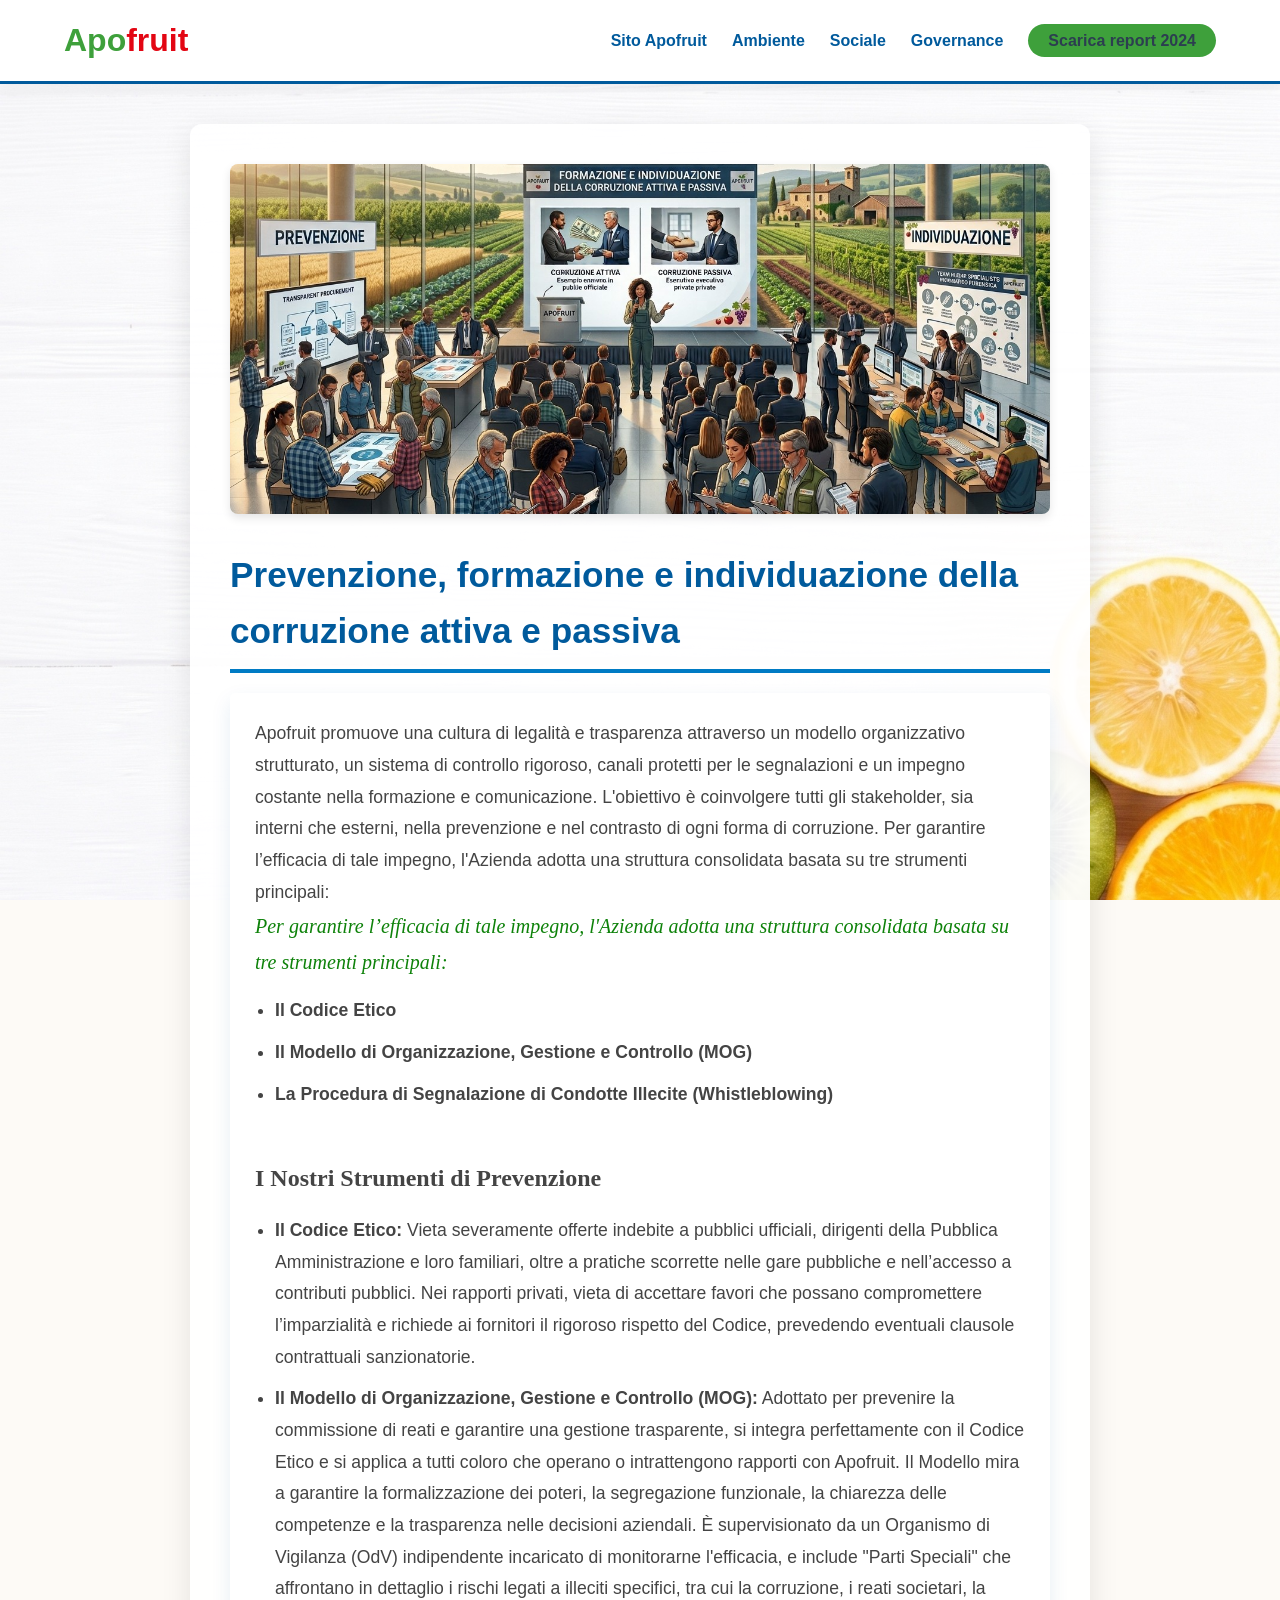
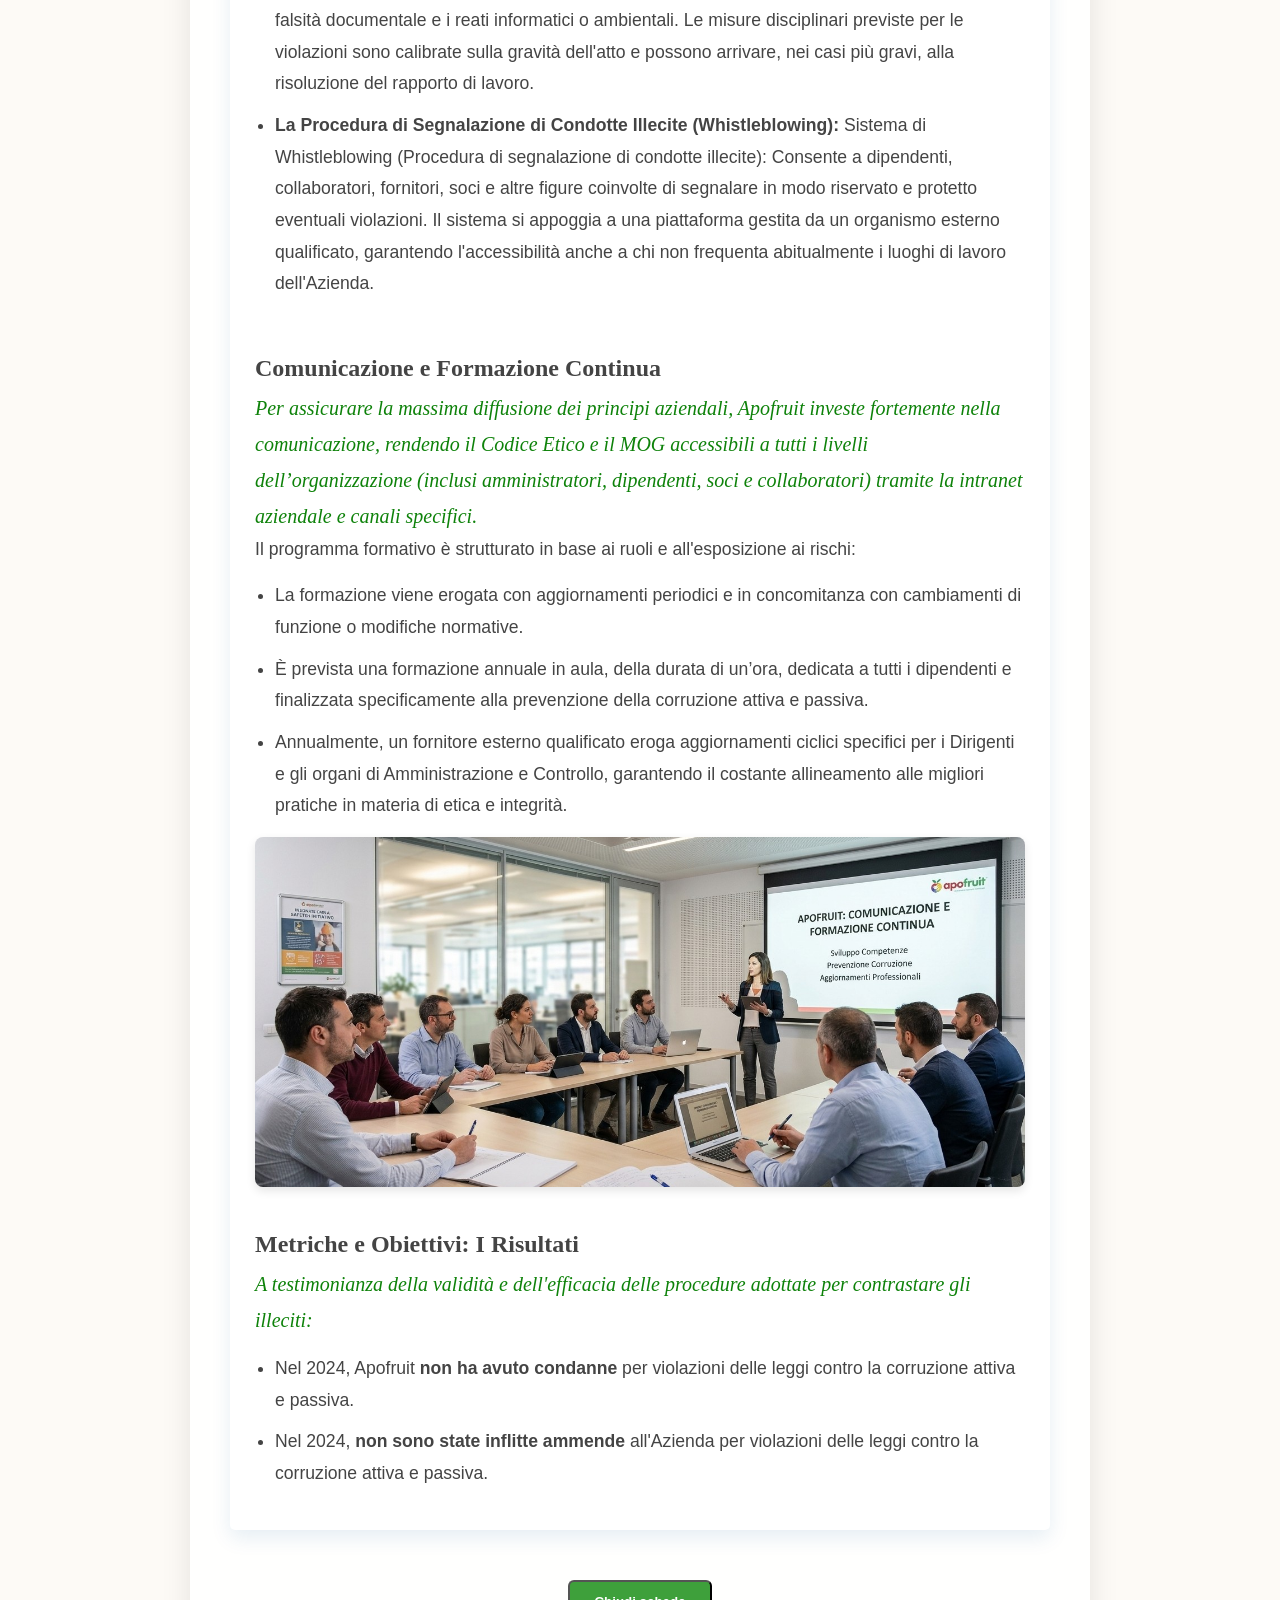
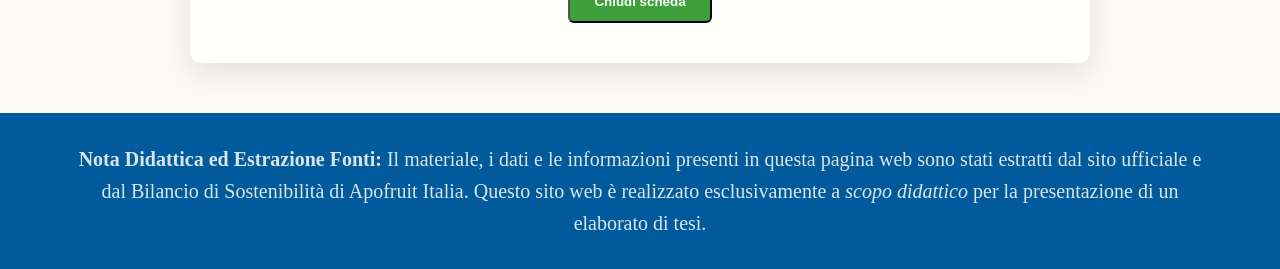
<file: prev_corruzione.html>
<!DOCTYPE html>
<html lang="it">
<head>
    <meta charset="UTF-8">
    <meta name="viewport" content="width=device-width, initial-scale=1.0">
    <link rel="icon" href="img/icon.jpg" type="image/jpg"> <!-- inserisce un'icona nella pagina -->
    <title>Apofruit - Prevenzione della corruzione</title> 
    <link rel="stylesheet" href="style.css">
</head>
<body class="bg-corruzione"> 

    <nav class="navbar">
        <div class="logo-container">
            <a href="index.html" class="logo">Apo<span>fruit</span></a>
        </div>
        <ul class="nav-links">
            <li><a href="https://www.apofruit.it/" target="_blank">Sito Apofruit</a></li>
            <li><a href="index.html#ambiente">Ambiente</a></li>
            <li><a href="index.html#sociale">Sociale</a></li>
            <li><a href="index.html#governance">Governance</a></li>
            <li><a href="#" class="download-btn">Scarica report 2024</a></li>
        </ul>
    </nav>
    <!-- conteiner principale con le sezioni della pagina, composta da immagini, paragrafi e liste <ul> e <li>-->
    <main class="container">
        <section class="subpage-content">
            <img src="img/prev_corruzione.jpg" alt="Sostenibilità Apofruit" style="width:100%; max-height:350px; object-fit:cover; border-radius:8px; margin-bottom: 25px; box-shadow: 0 4px 10px rgba(0,0,0,0.1);">
            <h2 class="section-title">Prevenzione, formazione e individuazione della corruzione attiva e passiva</h2>
<div class="text-box">
    <p>Apofruit promuove una cultura di legalità e trasparenza attraverso un modello organizzativo strutturato, un sistema di controllo rigoroso, canali protetti per le segnalazioni e un impegno costante 
        nella formazione e comunicazione. L'obiettivo è coinvolgere tutti gli stakeholder, sia interni che esterni, nella prevenzione e nel contrasto di ogni forma di corruzione. Per garantire l’efficacia 
        di tale impegno, l'Azienda adotta una struttura consolidata basata su tre strumenti principali:</p>
    <p class="paragspec">Per garantire l’efficacia di tale impegno, l'Azienda adotta una struttura consolidata basata su tre strumenti principali:</p>
    <ul>
        <li><strong>Il Codice Etico</strong></li>
        <li><strong>Il Modello di Organizzazione, Gestione e Controllo (MOG)</strong></li>
        <li><strong>La Procedura di Segnalazione di Condotte Illecite (Whistleblowing)</strong></li>
    </ul>
 <br>
    <p class="format_tematit"><strong>I Nostri Strumenti di Prevenzione</strong></p>
    <ul>
        <li><strong>Il Codice Etico:</strong> Vieta severamente offerte indebite a pubblici ufficiali, dirigenti della Pubblica Amministrazione e loro familiari, oltre a pratiche scorrette nelle gare 
            pubbliche e nell’accesso a contributi pubblici. Nei rapporti privati, vieta di accettare favori che possano compromettere l’imparzialità e richiede ai fornitori il rigoroso rispetto del 
            Codice, prevedendo eventuali clausole contrattuali sanzionatorie.</li>
        <li><strong>Il Modello di Organizzazione, Gestione e Controllo (MOG):</strong> Adottato per prevenire la commissione di reati e garantire una gestione trasparente, si integra perfettamente con
             il Codice Etico e si applica a tutti coloro che operano o intrattengono rapporti con Apofruit. Il Modello mira a garantire la formalizzazione dei poteri, la segregazione funzionale, la 
             chiarezza delle competenze e la trasparenza nelle decisioni aziendali. È supervisionato da un Organismo di Vigilanza (OdV) indipendente incaricato di monitorarne l'efficacia, e include 
             "Parti Speciali" che affrontano in dettaglio i rischi legati a illeciti specifici, tra cui la corruzione, i reati societari, la falsità documentale e i reati informatici o ambientali. 
             Le misure disciplinari previste per le violazioni sono calibrate sulla gravità dell'atto e possono arrivare, nei casi più gravi, alla risoluzione del rapporto di lavoro.</li>
        <li><strong>La Procedura di Segnalazione di Condotte Illecite (Whistleblowing):</strong> Sistema di Whistleblowing (Procedura di segnalazione di condotte illecite): Consente a dipendenti, 
            collaboratori, fornitori, soci e altre figure coinvolte di segnalare in modo riservato e protetto eventuali violazioni. Il sistema si appoggia a una piattaforma gestita da un organismo 
            esterno qualificato, garantendo l'accessibilità anche a chi non frequenta abitualmente i luoghi di lavoro dell'Azienda.</li>
    </ul>
<br>
    <p class="format_tematit"><strong>Comunicazione e Formazione Continua</strong></p>
    <p class="paragspec">Per assicurare la massima diffusione dei principi aziendali, Apofruit investe fortemente nella comunicazione, rendendo il Codice Etico e il MOG accessibili a tutti i 
        livelli dell’organizzazione (inclusi amministratori, dipendenti, soci e collaboratori) tramite la intranet aziendale e canali specifici.</p>
    <p>Il programma formativo è strutturato in base ai ruoli e all'esposizione ai rischi:</p>
    <ul>
        <li>La formazione viene erogata con aggiornamenti periodici e in concomitanza con cambiamenti di funzione o modifiche normative.</li>
        <li>È prevista una formazione annuale in aula, della durata di un’ora, dedicata a tutti i dipendenti e finalizzata specificamente alla prevenzione della corruzione attiva e passiva.</li>
        <li>Annualmente, un fornitore esterno qualificato eroga aggiornamenti ciclici specifici per i Dirigenti e gli organi di Amministrazione e Controllo, garantendo il costante allineamento 
            alle migliori pratiche in materia di etica e integrità.</li>
    </ul>
    <img src="img/comform.jpg" alt="Sostenibilità Apofruit" style="width:100%; max-height:350px; object-fit:cover; border-radius:8px; margin-bottom: 25px; box-shadow: 0 4px 10px rgba(0,0,0,0.1);">
<br>
    <p class="format_tematit"><strong>Metriche e Obiettivi: I Risultati</strong></p>
    <p class="paragspec">A testimonianza della validità e dell'efficacia delle procedure adottate per contrastare gli illeciti:</p>
    
    <ul>
        <li>Nel 2024, Apofruit <strong>non ha avuto condanne</strong> per violazioni delle leggi contro la corruzione attiva e passiva.</li>
        <li>Nel 2024, <strong>non sono state inflitte ammende</strong> all'Azienda per violazioni delle leggi contro la corruzione attiva e passiva.</li>
        
    </ul>
</div>
<div style="text-align: center; margin-top: 50px;">
        <button onclick="window.close()" class="btn-ritorno">Chiudi scheda</button> <!-- frammeto Javascript per chiudere la pagina attuale mediante un bottone e tormare a quella precede-->
</div> 
        </section>
    </main>

    <footer class="site-footer">
        <p><strong>Nota Didattica ed Estrazione Fonti:</strong> Il materiale, i dati e le informazioni presenti in questa pagina web sono stati estratti dal sito ufficiale e dal Bilancio di Sostenibilità di Apofruit Italia. Questo sito web è realizzato esclusivamente a <em>scopo didattico</em> per la presentazione di un elaborato di tesi.</p>
    </footer>

</body>
</html>
</file>
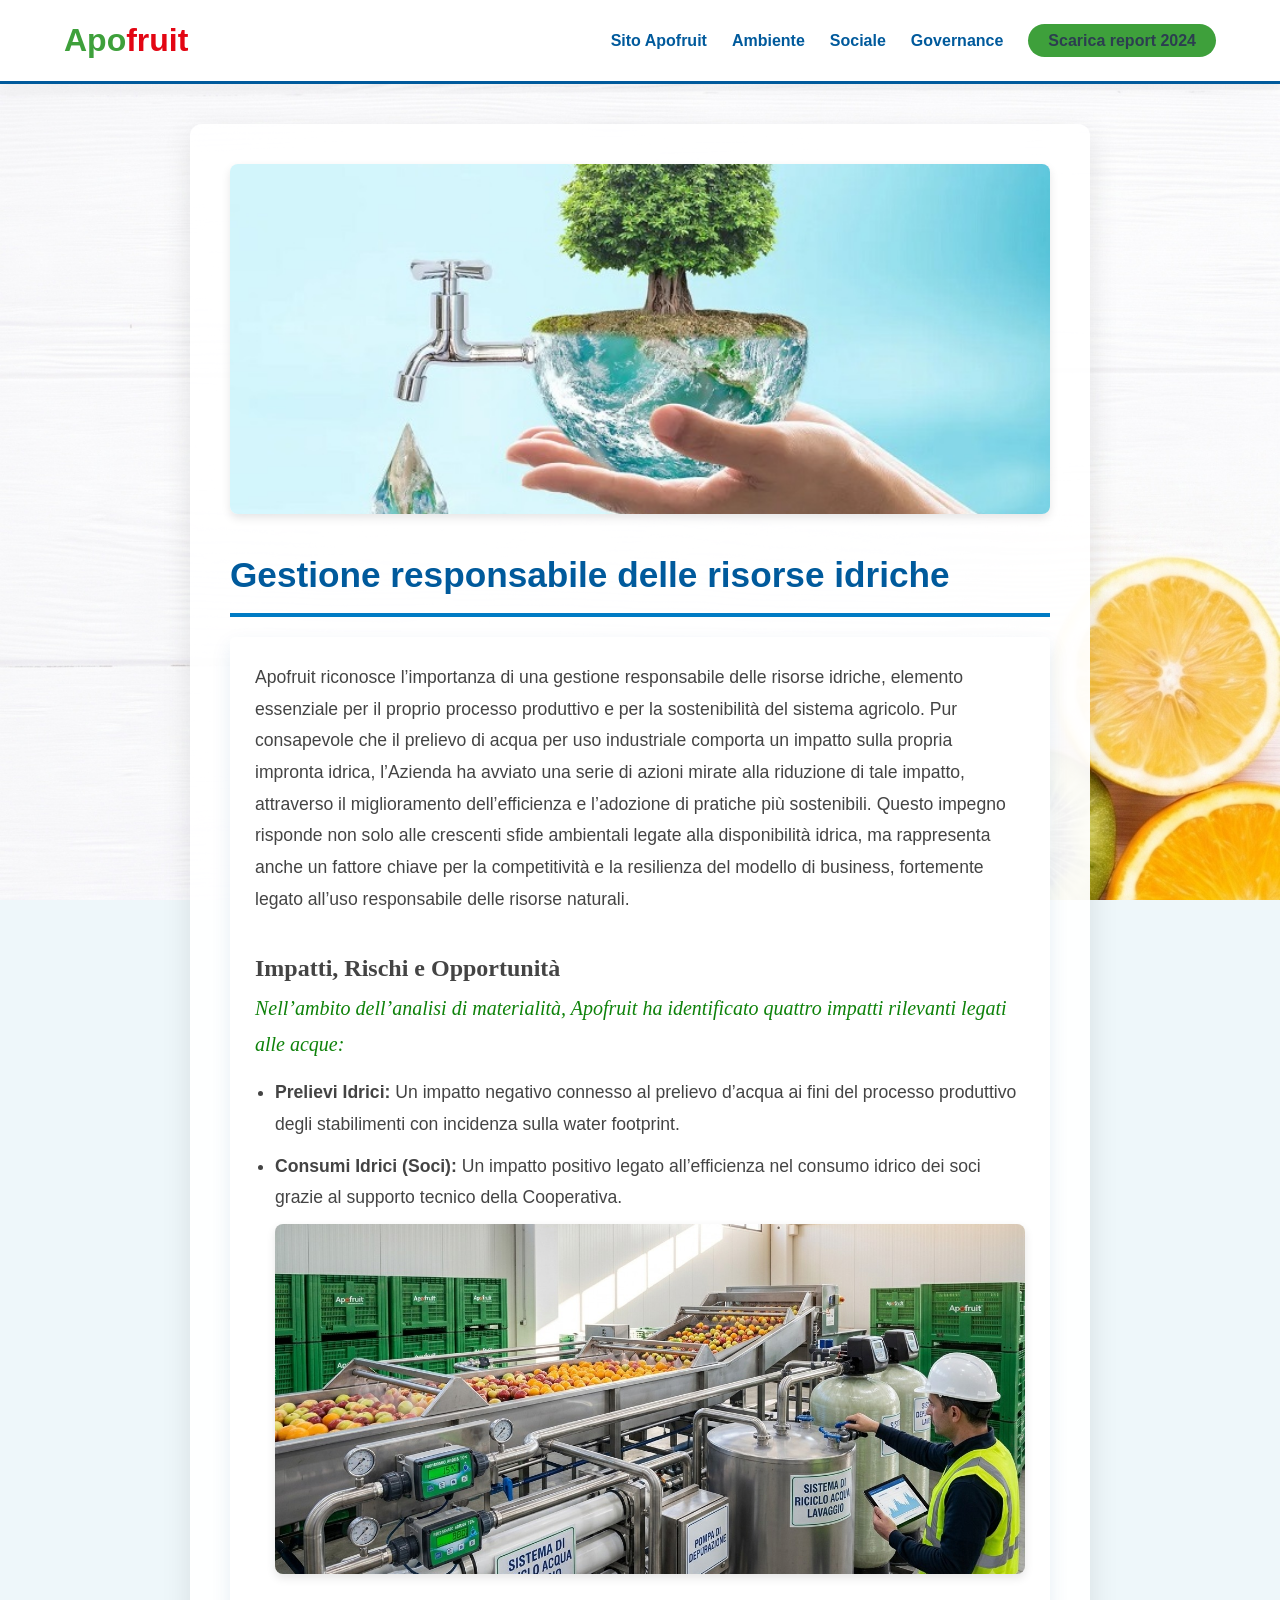
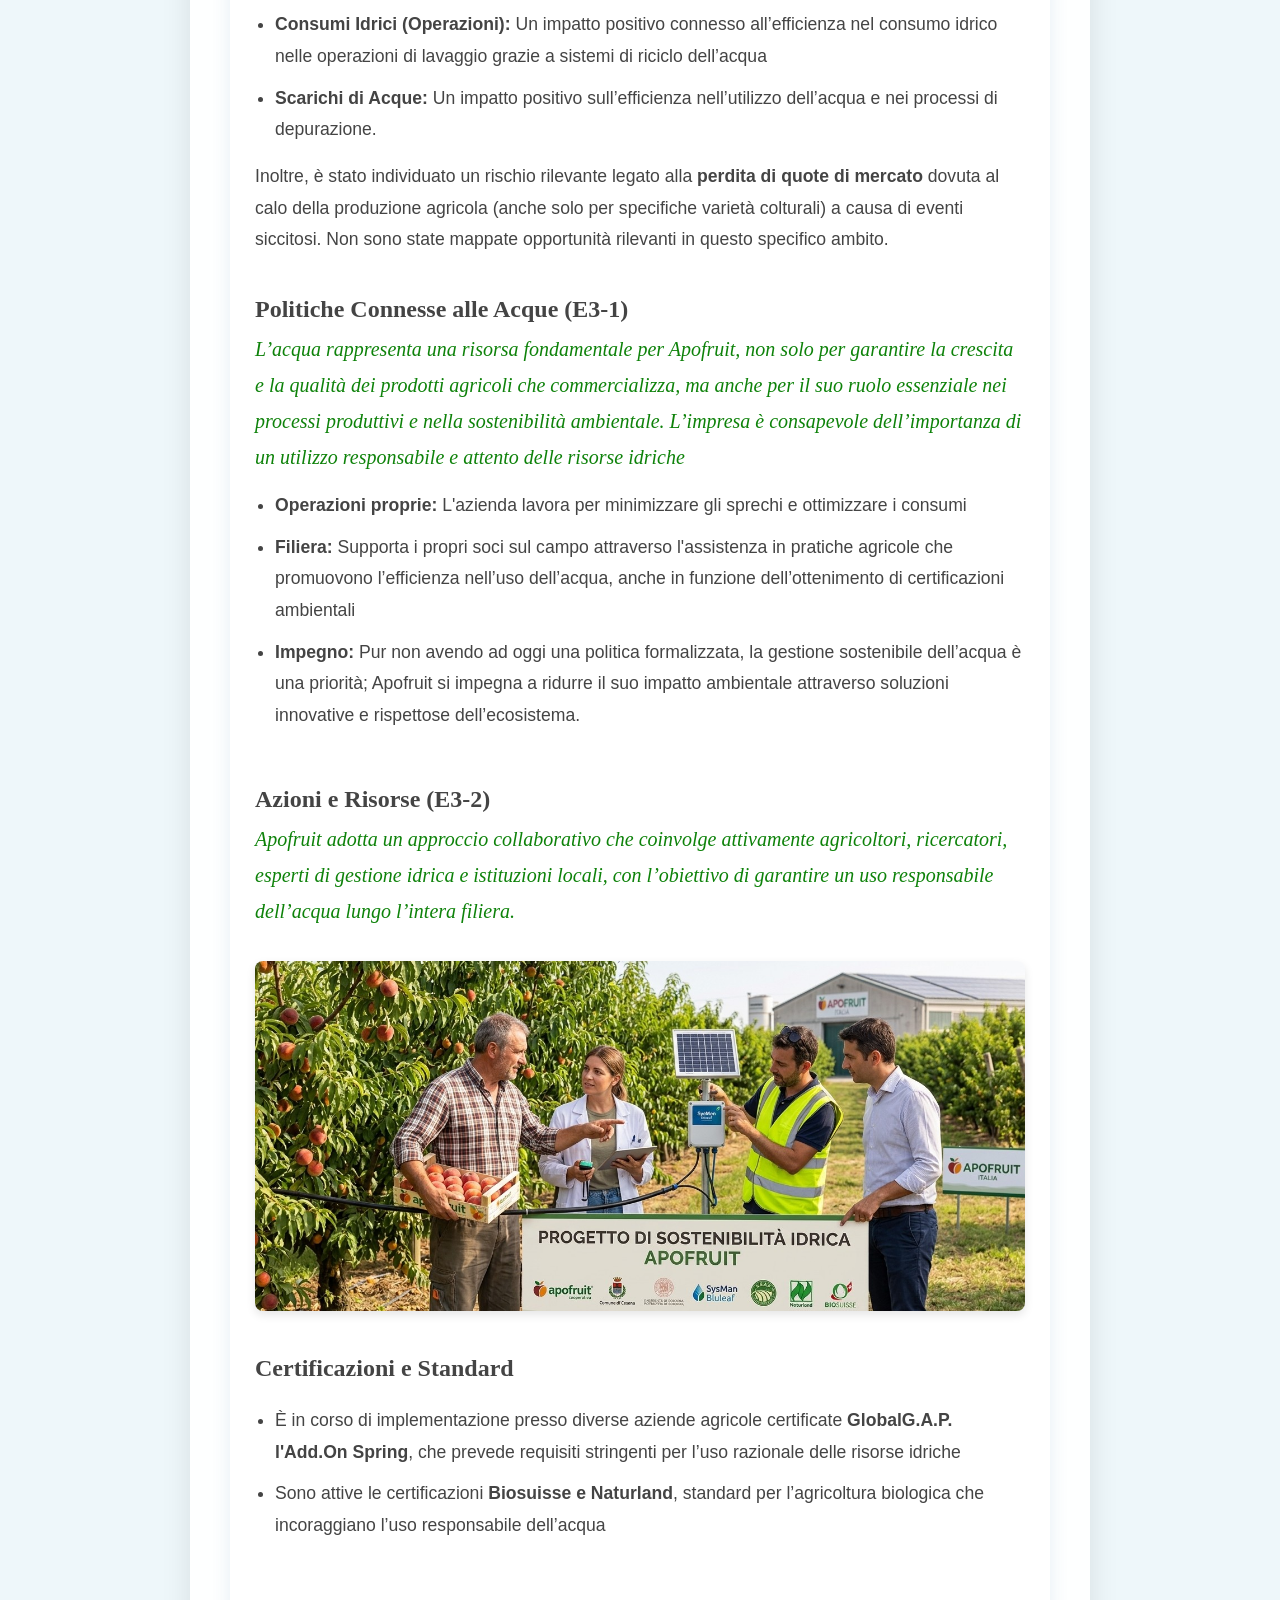
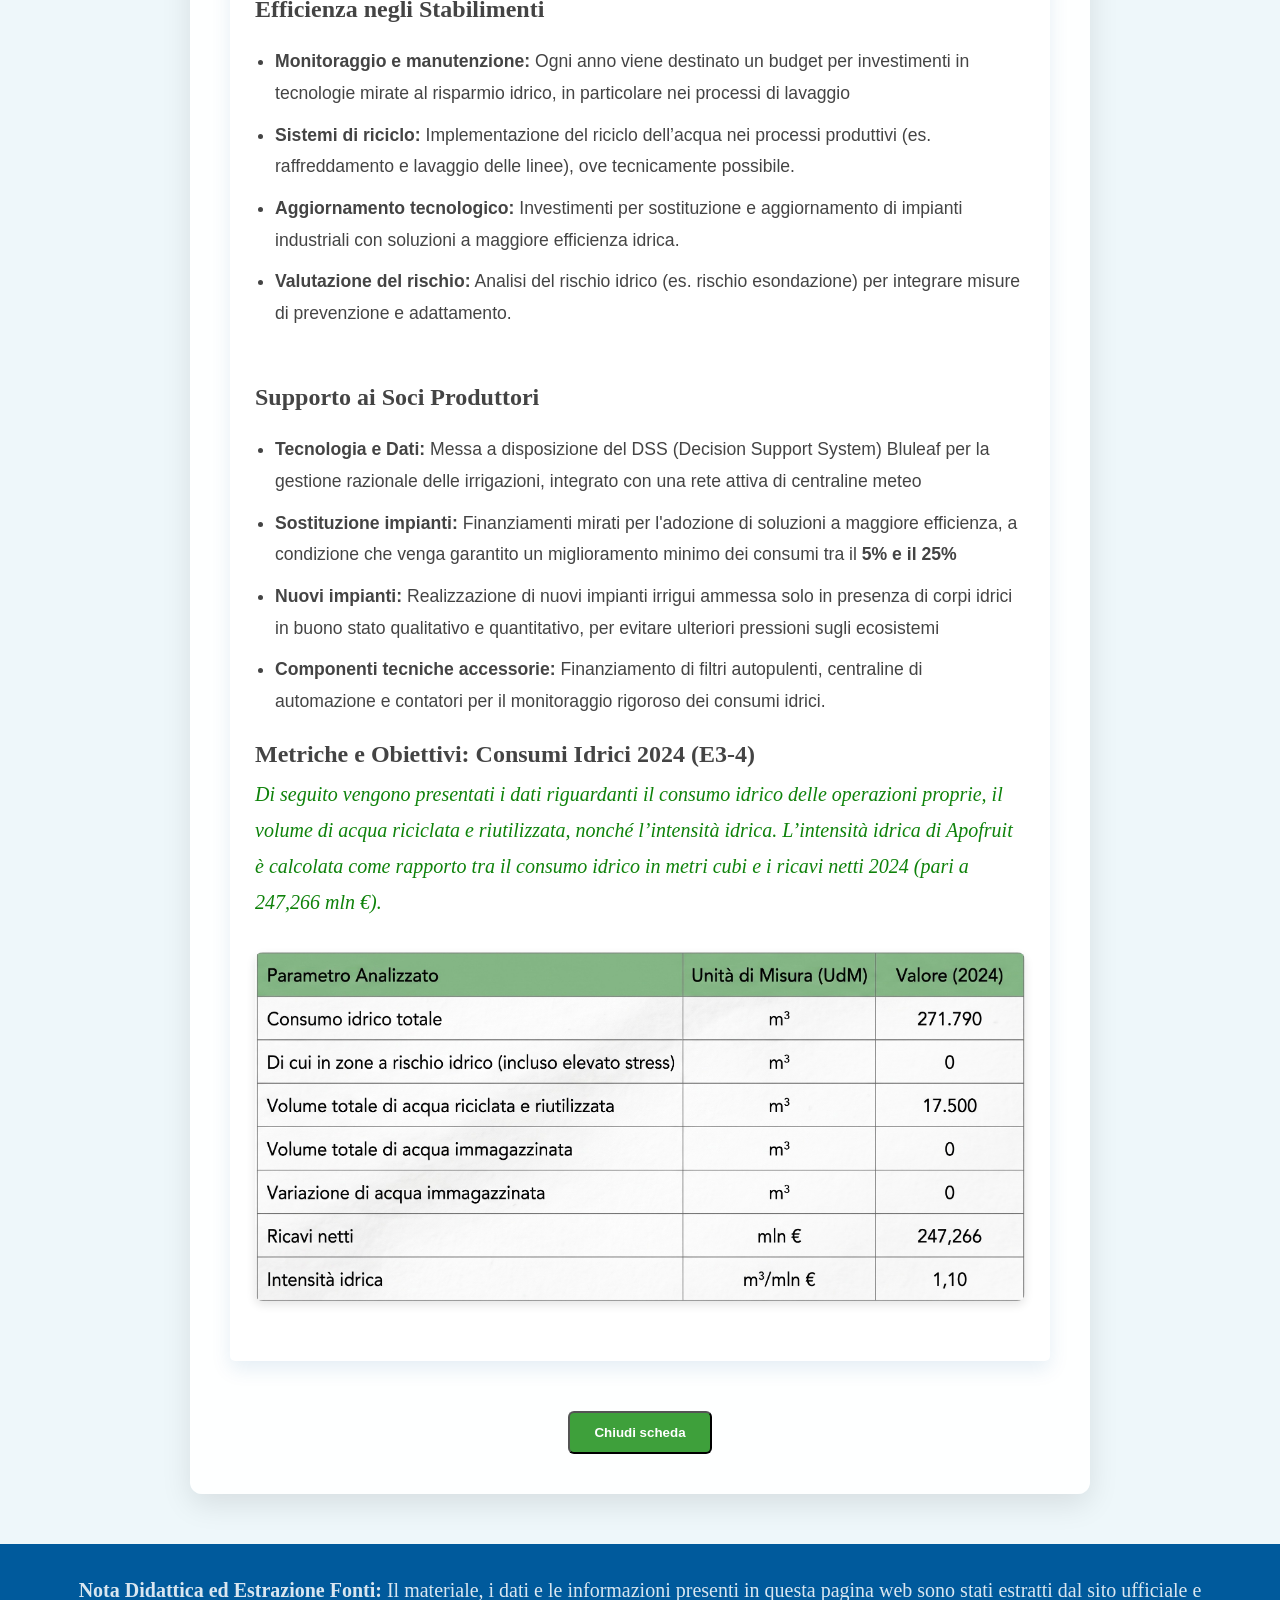
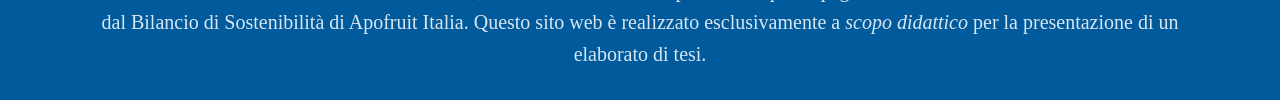
<file: risorse_idriche.html>
<!DOCTYPE html>
<html lang="it">
<head>
    <meta charset="UTF-8">
    <meta name="viewport" content="width=device-width, initial-scale=1.0">
    <link rel="icon" href="img/icon.jpg" type="image/jpg"> <!-- inserisce un'icona nella pagina -->
    <title>Apofruit - Gestione Risorse Idriche</title> 
    <link rel="stylesheet" href="style.css">
</head>
<body class="bg-idrico"> 

    <nav class="navbar">
        <div class="logo-container">
            <a href="index.html" class="logo">Apo<span>fruit</span></a>
        </div>
        <ul class="nav-links">
            <li><a href="https://www.apofruit.it/" target="_blank">Sito Apofruit</a></li>
            <li><a href="index.html#ambiente">Ambiente</a></li>
            <li><a href="index.html#sociale">Sociale</a></li>
            <li><a href="index.html#governance">Governance</a></li>
            <li><a href="#" class="download-btn">Scarica report 2024</a></li>
        </ul>
    </nav>

    <!-- conteiner principale con le sezioni della pagina, composta da immagini, paragrafi e liste <ul> e <li>-->
    <main class="container">
        <section class="subpage-content">
            <img src="img/ridriche.jpg" alt="Sostenibilità Apofruit" style="width:100%; max-height:350px; object-fit:cover; border-radius:8px; margin-bottom: 25px; box-shadow: 0 4px 10px rgba(0,0,0,0.1);">
            <h2 class="section-title">Gestione responsabile delle risorse idriche</h2>
<div class="text-box"> <!-- contenitore che prende il formato della classe CSS "text-box"-->
       <p>Apofruit riconosce l’importanza di una gestione responsabile delle risorse idriche, elemento essenziale per il proprio processo produttivo e per la sostenibilità del sistema agricolo. Pur consapevole 
        che il prelievo di acqua per uso industriale comporta un impatto sulla propria impronta idrica, l’Azienda ha avviato una serie di azioni mirate alla riduzione di tale impatto, attraverso il miglioramento 
        dell’efficienza e l’adozione di pratiche più sostenibili. Questo impegno risponde non solo alle crescenti sfide ambientali legate alla disponibilità idrica, ma rappresenta anche un fattore chiave per la 
        competitività e la resilienza del modello di business, fortemente legato all’uso responsabile delle risorse naturali.</p>
    <br>
        <p class="format_tematit"><strong >Impatti, Rischi e Opportunità</strong></p> <!-- questo paragrafo prende il formato definito nella classe "format_tematit"-->
        <p class="paragspec">Nell’ambito dell’analisi di materialità, Apofruit ha identificato quattro impatti rilevanti legati alle acque:</p><!-- questo paragrafo prende il formato definito nella classe "paragspec"-->
    <ul> <!-- creo una lista-->
        <li><strong>Prelievi Idrici:</strong> Un impatto negativo connesso al prelievo d’acqua ai fini del processo produttivo degli stabilimenti con incidenza sulla water footprint.</li>
        <li><strong>Consumi Idrici (Soci):</strong> Un impatto positivo legato all’efficienza nel consumo idrico dei soci grazie al supporto tecnico della Cooperativa.</li>
        <img src="img/depura.jpg" alt="Sostenibilità Apofruit" style="width:100%; max-height:350px; object-fit:cover; border-radius:8px; margin-bottom: 25px; box-shadow: 0 4px 10px rgba(0,0,0,0.1);">
        <li><strong>Consumi Idrici (Operazioni):</strong> Un impatto positivo connesso all’efficienza nel consumo idrico nelle operazioni di lavaggio grazie a sistemi di riciclo dell’acqua</li>
        <li><strong>Scarichi di Acque:</strong> Un impatto positivo sull’efficienza nell’utilizzo dell’acqua e nei processi di depurazione.</li>
    </ul>

    <p>Inoltre, è stato individuato un rischio rilevante legato alla <strong>perdita di quote di mercato</strong> dovuta al calo della produzione agricola (anche solo per specifiche varietà colturali) 
       a causa di eventi siccitosi. Non sono state mappate opportunità rilevanti in questo specifico ambito.</p>

    <br>
    <p class="format_tematit"><strong>Politiche Connesse alle Acque (E3-1)</strong></p>
    <p class="paragspec">L’acqua rappresenta una risorsa fondamentale per Apofruit, non solo per garantire la crescita e la qualità dei prodotti agricoli che commercializza, ma anche per il suo ruolo 
         essenziale nei processi produttivi e nella sostenibilità ambientale. L’impresa è consapevole dell’importanza di un utilizzo responsabile e attento delle risorse idriche</p>
    <ul>
        <li><strong>Operazioni proprie:</strong> L'azienda lavora per minimizzare gli sprechi e ottimizzare i consumi</li>
        <li><strong>Filiera:</strong> Supporta i propri soci sul campo attraverso l'assistenza in pratiche agricole che promuovono l’efficienza nell’uso dell’acqua, anche in funzione dell’ottenimento di certificazioni 
            ambientali</li>
        <li><strong>Impegno: </strong> Pur non avendo ad oggi una politica formalizzata, la gestione sostenibile dell’acqua è una priorità; Apofruit si impegna a ridurre il suo impatto ambientale attraverso soluzioni 
            innovative e rispettose dell’ecosistema.</li>
    </ul>
    <br>
    <p class="format_tematit"><strong>Azioni e Risorse (E3-2)</strong></p>
    <p class="paragspec">Apofruit adotta un approccio collaborativo che coinvolge attivamente agricoltori, ricercatori, esperti di gestione idrica e istituzioni locali, con l’obiettivo di garantire un uso responsabile 
       dell’acqua lungo l’intera filiera.</p>
  <br>
       <img src="img/imp_idrico.jpg" alt="Sostenibilità Apofruit" style="width:100%; max-height:350px; object-fit:cover; border-radius:8px; margin-bottom: 25px; box-shadow: 0 4px 10px rgba(0,0,0,0.1);">
  <br>

    <p class="format_tematit"><strong>Certificazioni e Standard</strong></p>

    <ul>
        <li>È in corso di implementazione presso diverse aziende agricole certificate <strong>GlobalG.A.P. l'Add.On Spring</strong>, che prevede requisiti stringenti per l’uso razionale delle risorse idriche</li>
        <li>Sono attive le certificazioni <strong>Biosuisse e Naturland</strong>, standard per l’agricoltura biologica che incoraggiano l’uso responsabile dell’acqua</li>
    </ul>  
  <br>

    <p class="format_tematit"><strong>Efficienza negli Stabilimenti </strong></p>

    <ul>
        <li><strong>Monitoraggio e manutenzione:</strong> Ogni anno viene destinato un budget per investimenti in tecnologie mirate al risparmio idrico, in particolare nei processi di lavaggio</li>
        <li><strong>Sistemi di riciclo:</strong> Implementazione del riciclo dell’acqua nei processi produttivi (es. raffreddamento e lavaggio delle linee), ove tecnicamente possibile.</li>
        <li><strong>Aggiornamento tecnologico:</strong> Investimenti per sostituzione e aggiornamento di impianti industriali con soluzioni a maggiore efficienza idrica.</li>
        <li><strong>Valutazione del rischio:</strong> Analisi del rischio idrico (es. rischio esondazione) per integrare misure di prevenzione e adattamento.</li>
    </ul>
   <br>

    <p class="format_tematit"><strong>Supporto ai Soci Produttori</strong></p>

    <ul>
        <li><strong>Tecnologia e Dati:</strong> Messa a disposizione del DSS (Decision Support System) Bluleaf per la gestione razionale delle irrigazioni, integrato con una rete attiva di centraline meteo</li>
        <li><strong>Sostituzione impianti:</strong> Finanziamenti mirati per l'adozione di soluzioni a maggiore efficienza, a condizione che venga garantito un miglioramento minimo dei consumi tra il <strong>
            5% e il 25%</strong></li>
        <li><strong>Nuovi impianti:</strong> Realizzazione di nuovi impianti irrigui ammessa solo in presenza di corpi idrici in buono stato qualitativo e quantitativo, per evitare ulteriori pressioni sugli ecosistemi</li>
        <li><strong>Componenti tecniche accessorie:</strong> Finanziamento di filtri autopulenti, centraline di automazione e contatori per il monitoraggio rigoroso dei consumi idrici.</li>
    </ul>  
    
    <p class="format_tematit"><strong>Metriche e Obiettivi: Consumi Idrici 2024 (E3-4)</strong></p>
    <p class="paragspec">Di seguito vengono presentati i dati riguardanti il consumo idrico delle operazioni proprie, il volume di acqua riciclata e riutilizzata, nonché l’intensità idrica. L’intensità 
       idrica di Apofruit è calcolata come rapporto tra il consumo idrico in metri cubi e i ricavi netti 2024 (pari a 247,266 mln €).</p> 
<br>
<img src="img/metriche.jpg" alt="Sostenibilità Apofruit" style="width:100%; max-height:350px; object-fit:cover; border-radius:8px; margin-bottom: 25px; box-shadow: 0 4px 10px rgba(0,0,0,0.1);"> 

</div>
<div style="text-align: center; margin-top: 50px;">
        <button onclick="window.close()" class="btn-ritorno">Chiudi scheda</button> <!-- frammeto Javascript per chiudere la pagina attuale mediante un bottone e tormare a quella precede-->
</div> 
        </section>
    </main>

    <footer class="site-footer">
        <p><strong>Nota Didattica ed Estrazione Fonti:</strong> Il materiale, i dati e le informazioni presenti in questa pagina web sono stati estratti dal sito ufficiale e dal Bilancio di Sostenibilità di Apofruit Italia. Questo sito web è realizzato esclusivamente a <em>scopo didattico</em> per la presentazione di un elaborato di tesi.</p>
    </footer>

</body>
</html>
</file>
<file: style.css>
/* VARIABILI PER DEFINIRE COLORI (ISPIRATO A SITO MELINDA e APOFRUIT)*/
:root {
    --melinda-light-blue: #007bc4;
    --melinda-yellow: #ffc107;
    --melinda-red: #e30613;
    --melinda-green: #3ea03b;
    --melinda-blue: #005a9c;
    --bg-white: #ffffff;
    --com-verd:hwb(118 4% 49%);
    --text-dark: #2c3e50;
    --text-muted: #5a6c7d;
    --font-family: 'Helvetica Neue', Arial, sans-serif;
    --box-shadow: 0 8px 20px rgba(0, 90, 156, 0.1);
}

* { margin: 0; padding: 0; box-sizing: border-box; }

/* REGOLE DI BASE  */

body {
    font-family: var(--font-family); /* considera il font arial, sans-serif assegnato come variabile */
    color: var(--text-dark); /* define il colore*/
    background-color: var(--bg-white); /* colore di sfondo */
    line-height: 1.6; /* definisce interlinea*/
    background-image: url(img/body_background.jpg); /*scelta immagine di sfondo*/
    background-size: cover; /*l'immagine copre lo intero sfondo */
    background-position: center; /*centra l'immagine */
    background-attachment: fixed; /*blocca l'immagine sullo sfondo */
}

/* BARRA DI NAVIGAZIONE */

.navbar {
    display: flex; 
    justify-content: space-between; /*sistema elementi interni verso i lati opposti*/
    align-items: center;
    background-color: var(--bg-white); 
    padding: 15px 5%;
    position: sticky;  /*la bara rimane bloccata senza scomparire*/
    top: 0; z-index: 1000; /* define il punto dove si blocca la barra e la porta in primo piano*/
    box-shadow: 0 4px 12px rgba(0,0,0,0.05); /*define una leggera ombra sfocata*/
    border-bottom: 3px solid var(--melinda-blue); /*disegna una linea spessa 3px con il colore melinda-blue*/
}
.logo-container .logo { 
    font-size: 2rem; /*dimensione 2 volte quelle di base*/
    font-weight: 800; 
    color: var(--melinda-green);
    text-decoration: none;
 }
.logo-container .logo span { 
    color: var(--melinda-red); 
}
.nav-links { 
    list-style: none; 
    display: flex; 
    gap: 25px; 
    align-items: center; 
}
.nav-links a { 
    text-decoration: none; 
    color: var(--melinda-blue); 
    font-weight: 600; 
    font-size: 1rem; 
}
.nav-links .download-btn { 
    background-color: var(--melinda-green); 
    color: var(--text-dark); 
    padding: 8px 20px; 
    border-radius: 25px; 
    font-weight: bold; 
}
/* CLASSI PER NUOVE MODIFICHE AL FORMATO */

/*classe che define caratteristiche visive del pulsante btn-ritorno*/
.btn-ritorno { 
  display: inline-block;
  padding: 12px 24px;
  background-color: var(--melinda-green);
  color: white;
  text-decoration: none;
  border-radius: 6px;
  font-weight: bold;
  transition: background 0.3s ease;
}

/*classe che define caratteristiche visive delle liste*/
.format_stlist{
    font-family: 'Times New Roman', Times, serif;
    font-size: 20px;
    font-style: italic;
    
}

/*classe che define caratteristiche visive dei titoli (tema) */
.format_tematit{
    font-family: 'Times New Roman', Times, serif;
    font-size: 24px;
    font-weight: bold;
}

/*classe che define caratteristiche visive di determinati paragrafi*/
.text-box .paragspec{
    font-style: italic;
    font-size: 20px;
    font-family: 'Times New Roman', Times, serif;
    color: var(--com-verd);
}
/*/*classe che define caratteristiche visive dei tab <p> dentro i textbox*/
.text-box .p{
    font-style: italic;
    font-size: 22px;
    font-family: 'Times New Roman', Times, serif;
    color: black;
}


/* HEADER (HERO SECTION) */

.hero { 
    background: linear-gradient(135deg, var(--melinda-blue) 0%, var(--melinda-light-blue) 100%); /*imposta lo sfondo sfumato in diagonale di 135º*/
    color: var(--bg-white); 
    text-align: center; 
    padding: 80px 20px; 
    border-bottom: 5px solid var(--melinda-red); 
}
.hero h1 { 
    font-size: 3rem; 
    margin-bottom: 15px; 
    font-weight: 800; 
}
.hero h2 { font-size: 1.5rem; font-weight: 400; opacity: 0.95; } /*formatta titolo h2*/

/* LAYOUT DELLE SEZIONI E CONTENUTI */

.container { 
    max-width: 1200px; margin: 0 auto; /*define dimensioni del container e margini*/
}
.content-section {
    padding: 60px 5%; 
}
.section-title { 
    color: var(--melinda-blue); 
    font-size: 2.2rem; 
    margin-bottom: 20px; 
    padding-bottom: 10px; 
    border-bottom: 4px solid var(--melinda-light-blue); 
    display:flex;

}
.section-subtitle { 
    color: var(--text-muted); 
    font-size: 1.4rem; 
    margin-bottom: 40px; 
    font-weight: 400; 
    font-family: 'Times New Roman', Times, serif;
}
.text-box { 
    background-color: var(--bg-white); 
    padding: 25px; 
    border-radius: 5px; 
    box-shadow: var(--box-shadow); 
    color: #444; 
    font-size: 1.1rem; 
    line-height: 1.8; 
    margin-bottom: 20px; 
}

/* SISTEMA A GRIGLIA PER LE CARD */

.card-grid { 
    display: grid; /*modello CSS Grid*/
    grid-template-columns: repeat(auto-fit, minmax(250px, 1fr)); /*disporre le colonne in modo automatico*/
    gap: 20px; /*spazio vuoto 20px*/
    margin-top: 20px; /*margine superiore 20px */
}
/*classe per formattare le card*/
.card { 
    background-color: var(--bg-white); 
    border: 1px solid #e1e8ed; 
    border-radius: 12px; padding: 30px; 
    text-decoration: none; 
    display: flex; 
    flex-direction: column; 
    border-top: 5px solid var(--melinda-light-blue); 
    box-shadow: 0 4px 10px rgba(0,0,0,0.03); 
}
/*effetto visivo al passare il puntatore sopra ogni card */
.card:hover { 
    transform: translateY(-5px); /*sposta la card 5px lungo l'asse verticale (y)*/
    box-shadow: var(--box-shadow); 
    border-top-color: var(--melinda-green); 
}
.card h4 { 
    font-size: 1.3rem; 
    color: var(--melinda-blue); 
    margin-bottom: 15px; 
}
.card-text { 
    color: var(--text-muted); 
    flex-grow: 1; 
    margin-bottom: 20px; 
}
.read-more { 
    font-weight: bold; 
    color: var(--melinda-red); 
    font-size: 0.9rem; 
    text-transform: uppercase; 
}

/*DEFINE ASPETTO DEL FOOTER */

.site-footer { 
    background-color: var(--melinda-blue); 
    font-family: 'Times New Roman', Times, serif;
    color: var(--bg-white); 
    text-align: center; 
    padding: 30px 5%; 
    margin-top: 50px; 
    font-size: 20px; 
}

.site-footer p {
    opacity: 0.85;
}

/* IMPOSTA IL COLORE DI FONDO PER OGNI PAGINA*/

.bg-clima { 
    background-color: #f4f9f4; 
}
.bg-idrico {
     background-color: #eef7fa; 
    }
.bg-circolare { 
    background-color: #fcf9f2; 
}
.bg-biodiversita { 
    background-color: #f1f8ed; 
}
.bg-cultura { 
    background-color: #f5f5f5; 
}
.bg-codetico { 
    background-color: #fefcfb; 
}
.bg-corruzione { 
    background-color: #fdfaf6; 
}
.bg-forza {
    background-color: #fdfbf7; 
}
.bg-catena { 
    background-color: #f4f6f9; 
}
.bg-comunita { 
    background-color: #fff9f5; 
}
.bg-consumatori { 
    background-color: #f8fbf4; 
}
.bg-concfinali{ 
    background-color: #f1f8ed; 
}
.subpage-content { 
    background-color: rgba(255, 255, 255, 0.95); 
    padding: 40px; 
    border-radius: 12px; 
    box-shadow: 0 10px 30px rgba(0, 0, 0, 0.1);
    margin: 40px auto;
    max-width: 900px;
 }

 /*REGOLA I MARGINI DELLE LISTE <UL> E <LI> */

.subpage-content ul { 
    margin-left: 20px;
    margin-top: 15px; 
    margin-bottom: 15px; 
}

.subpage-content li { 
    margin-bottom: 10px; 
}

/* MEDIA QUERIES (ADATTABILITÀ SUI DISPOSITIVI MOBILI) */
@media (max-width: 860px) {
    .navbar {
        flex-direction: column; /*Dispone gli elementi in verticale*/
        gap: 15px; /*Distanzia gli elementi verticali di 15 pixel*/
    }
    .nav-links {
        flex-wrap: wrap; /*permette agli elementi di disporsi su più linee*/
        justify-content: center;

    }
    .hero h1 {
        font-size: 2.2rem; /*Rimpicciolisce il testo per non farlo andare fuori dimensione*/
    }
    .alternate-bg {
        margin: 20px 0;
        border-radius: 0;
    }
}
</file>
